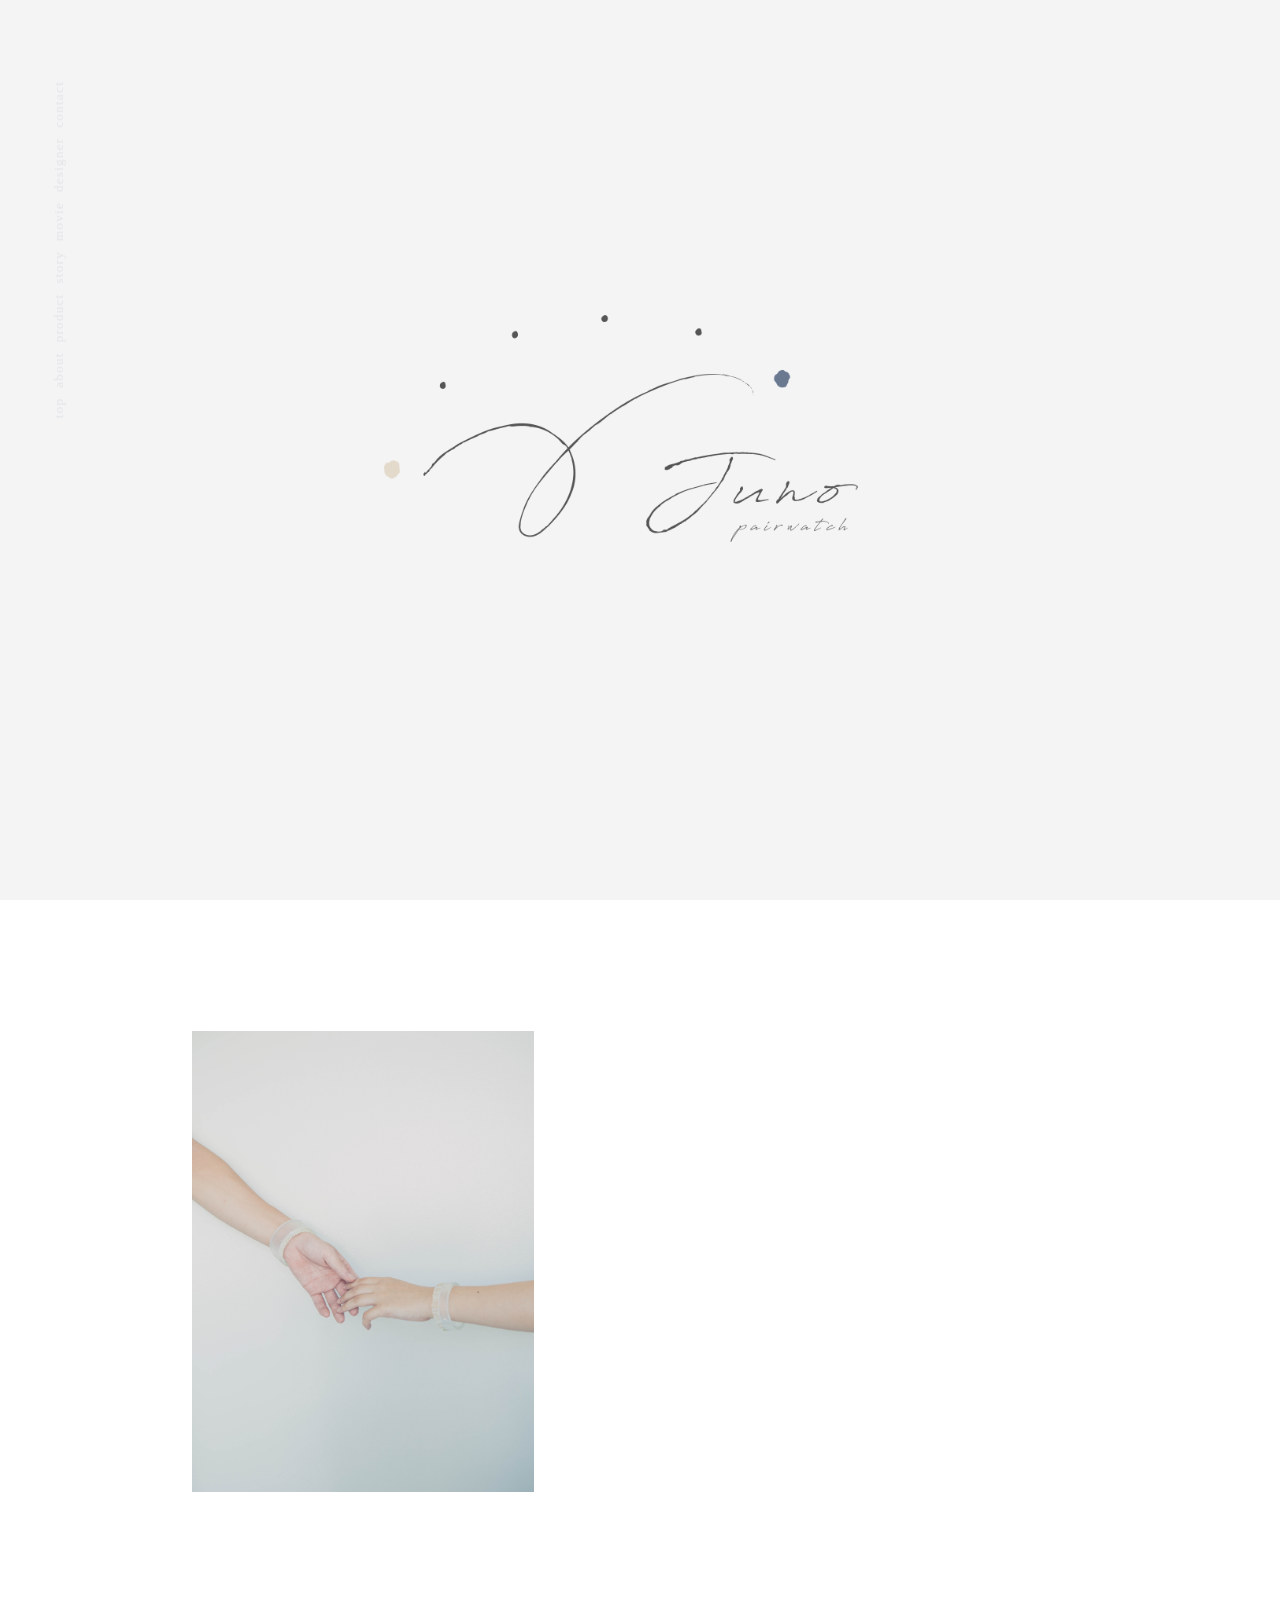
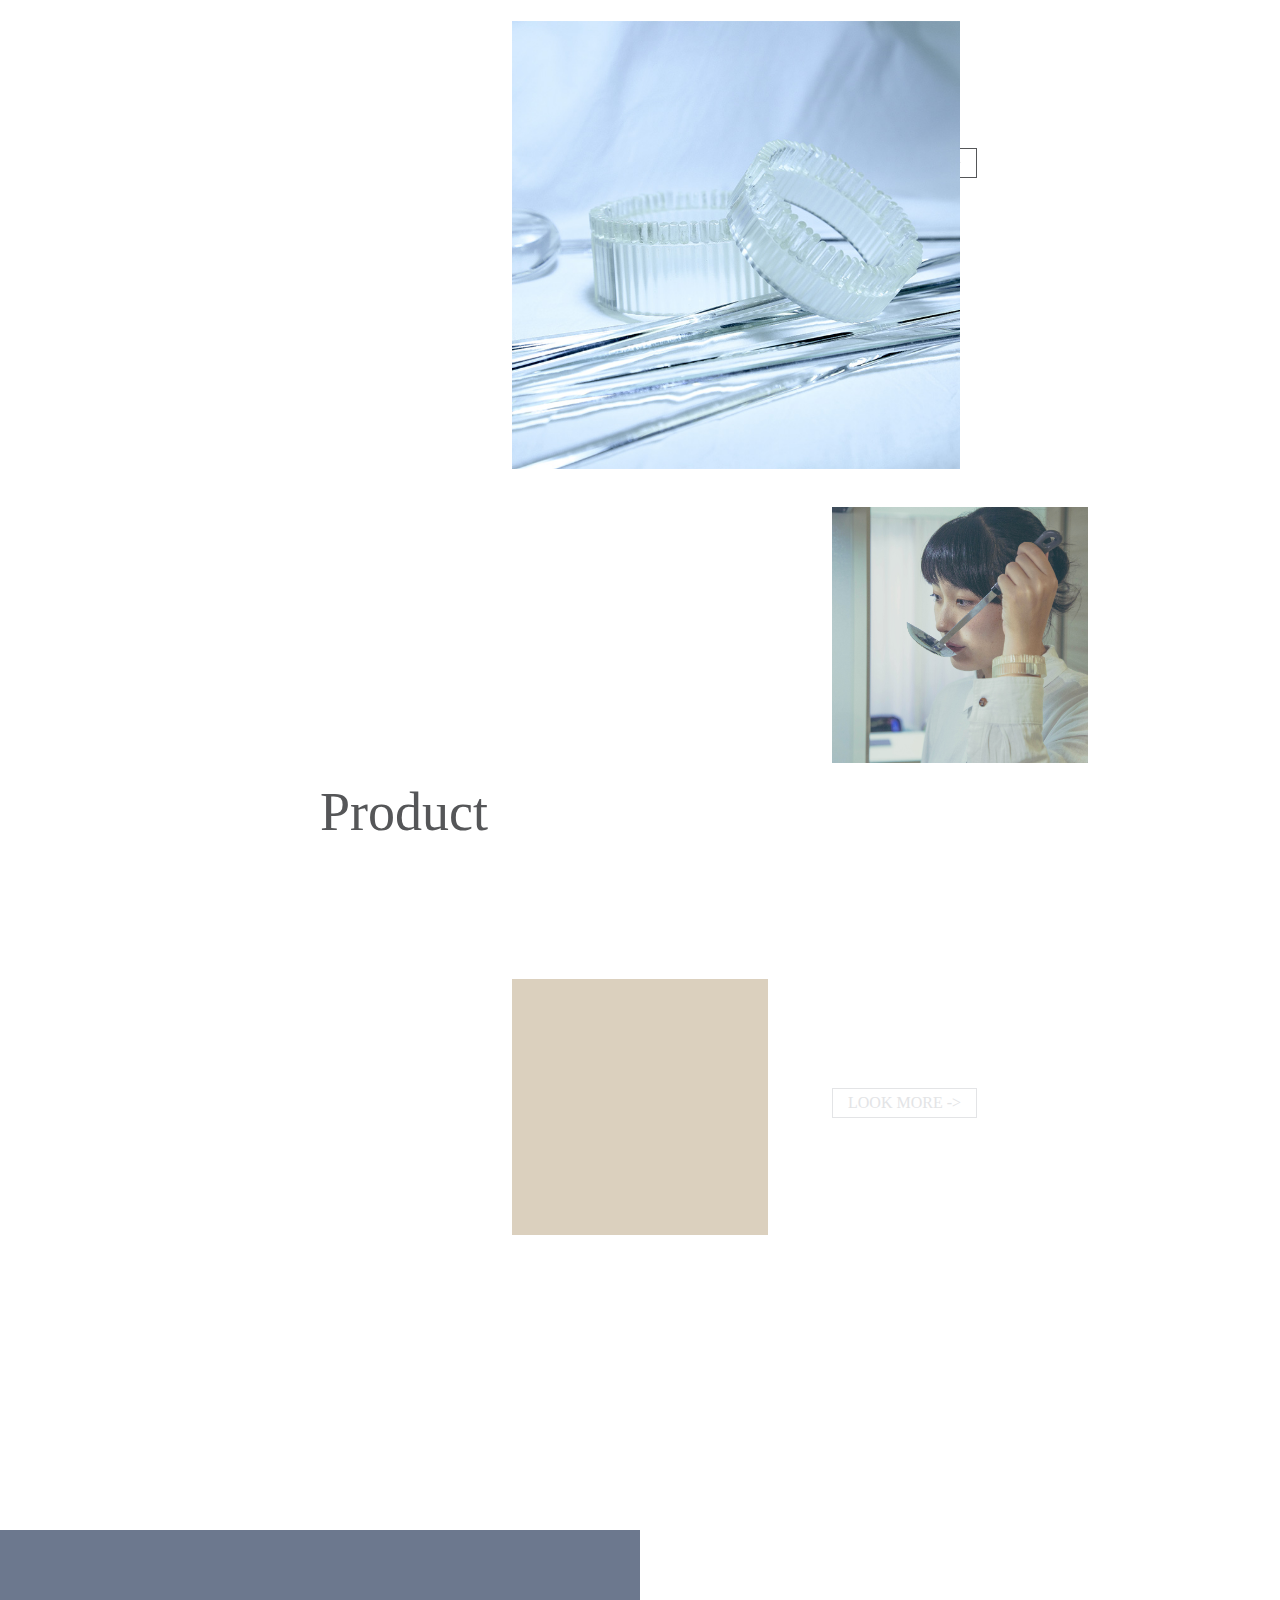
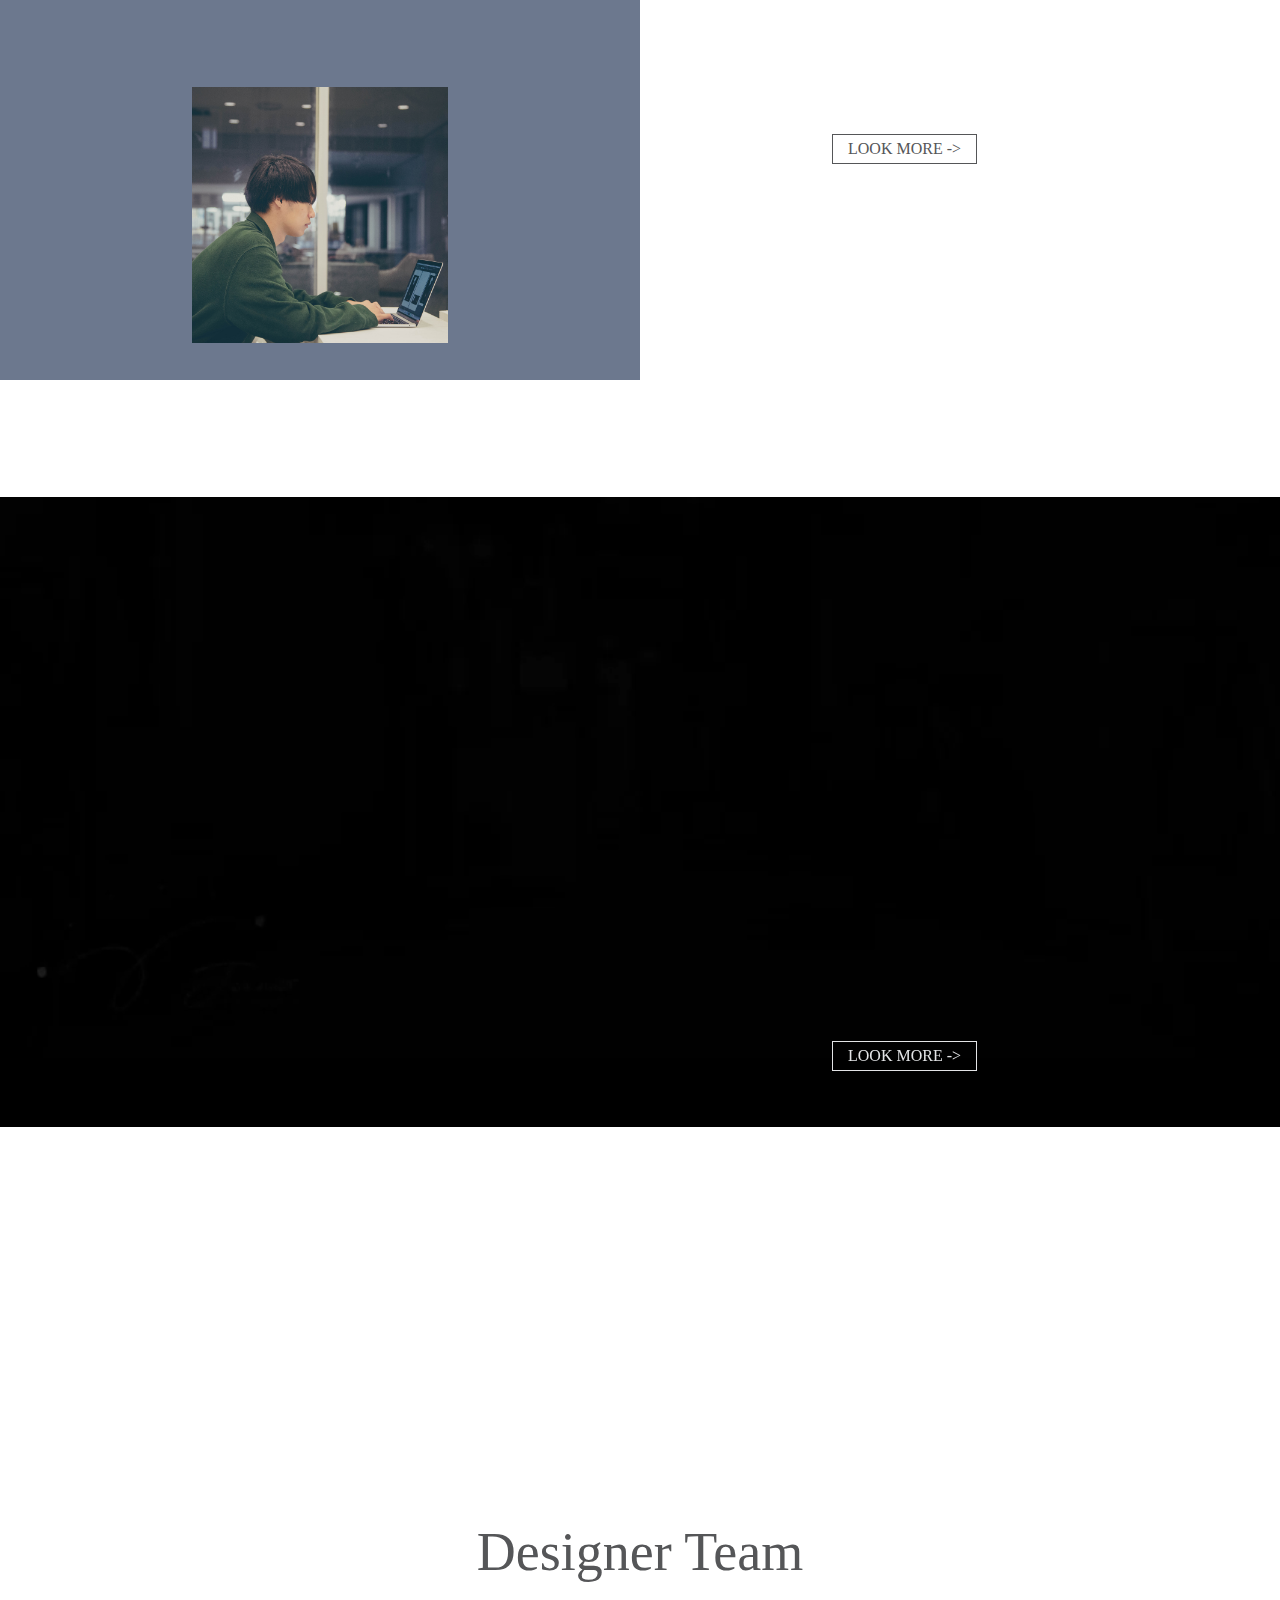
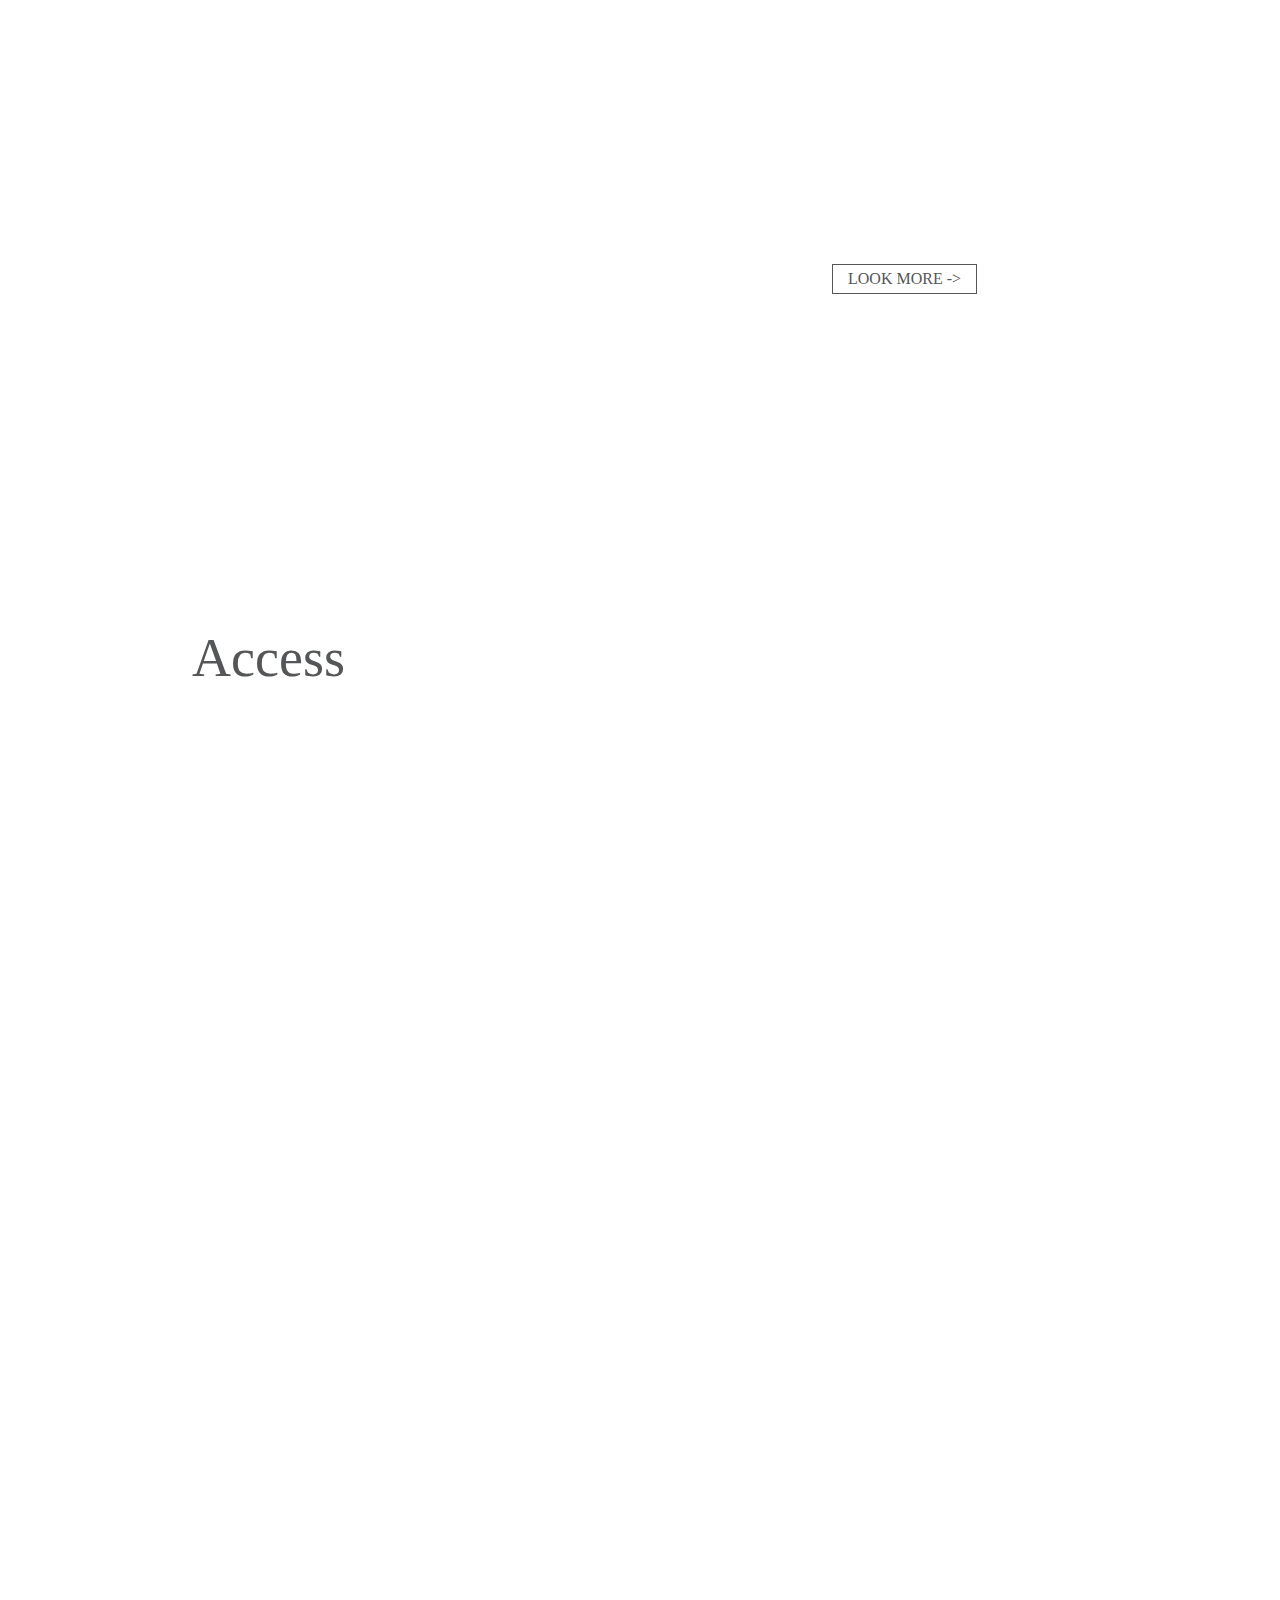
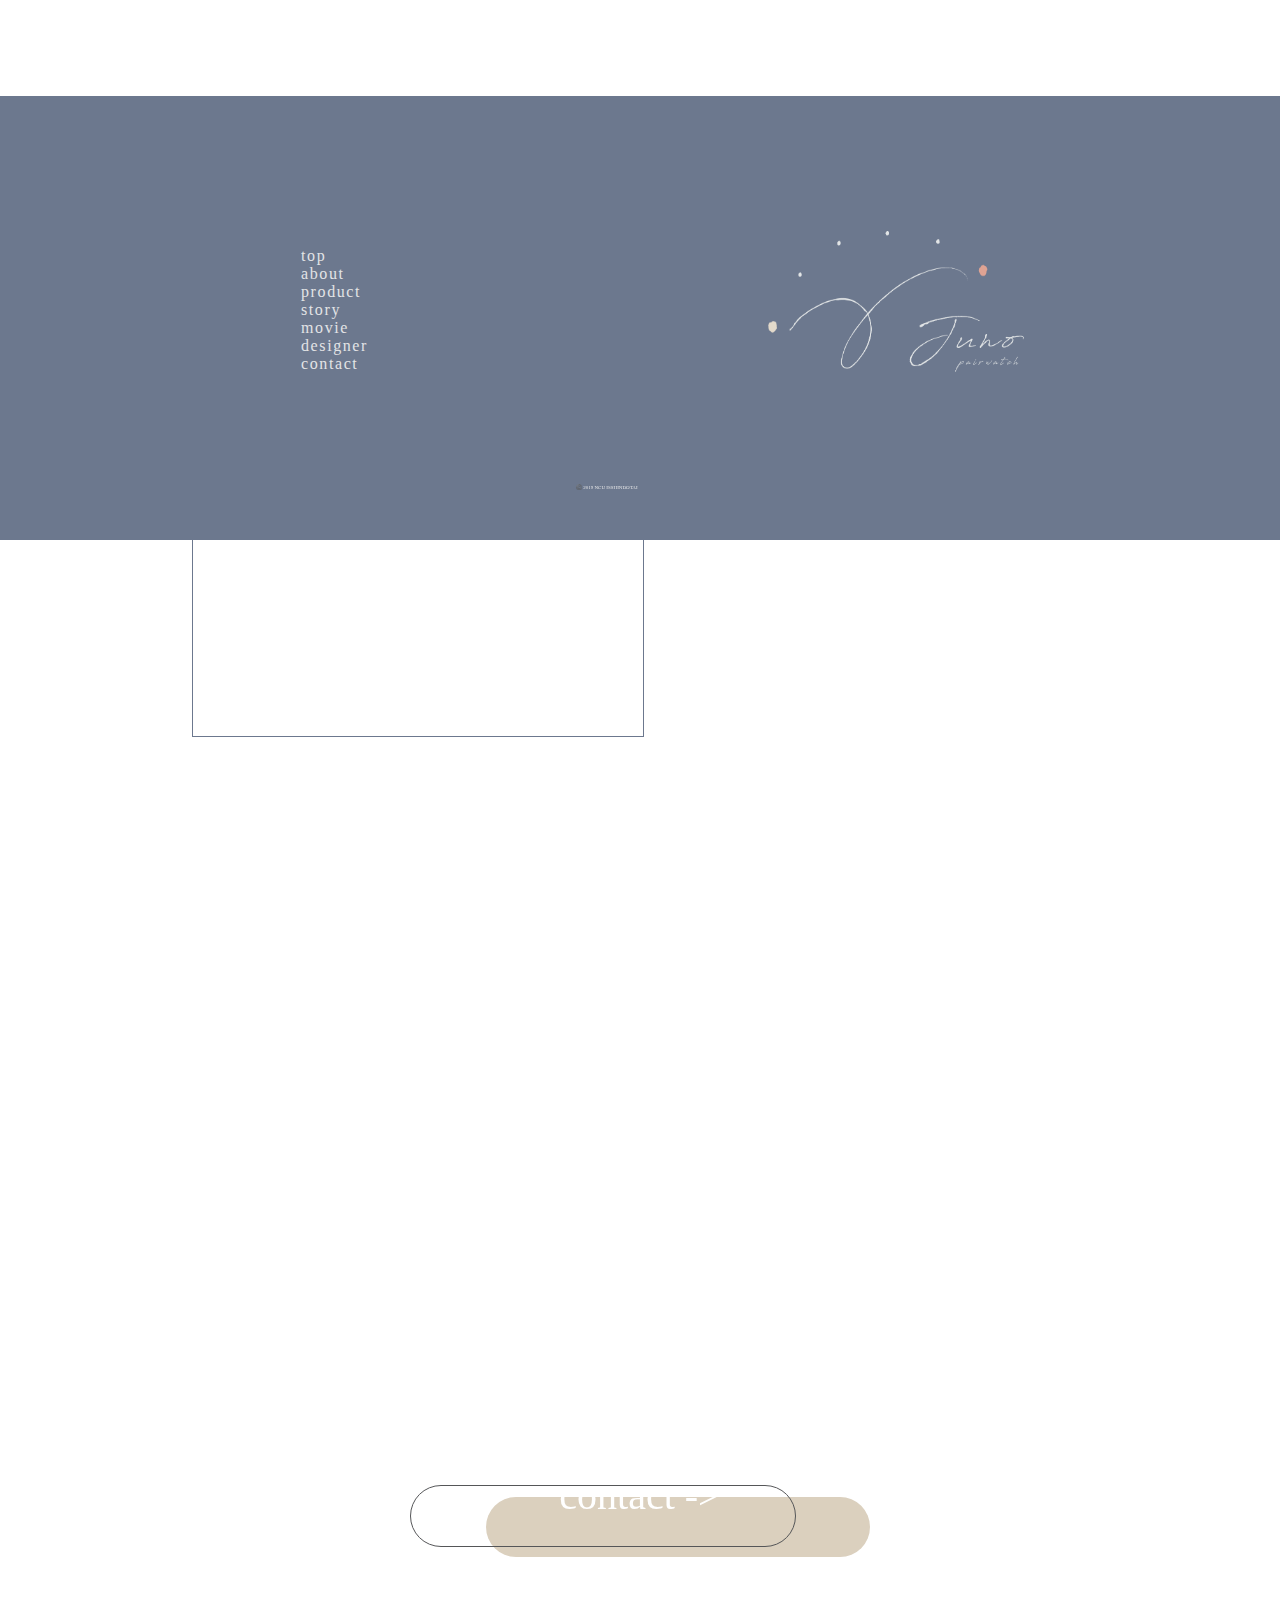
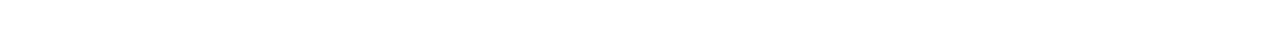
<file: index.html>
<!DOCTYPE html>
<html>
<head>
<title>juno</title>
<meta http-equiv="Content-Type" content="text/html; charset=utf-8" />
<meta name="viewport" content="width=device-width, initial-scale=1.0, maximum-scale=1.0, minimum-scale=1.0, viewport-fit=cover">
<script src="https://ajax.googleapis.com/ajax/libs/jquery/3.4.1/jquery.min.js"></script>
<script src="./rellax-master/rellax.min.js"></script>
<link rel="stylesheet"  href="css/square.css">
<link rel="stylesheet" media="(min-width: 640px)" href="css/main.css">
<link rel="stylesheet" media="(min-width: 640px)" href="css/top.css">
<link rel="stylesheet" media="(max-width: 640px)" href="mobile_css/m_top.css">
</head>
<body>
    <div id="cover"></div>
    <section class="top_top" id="top">
        <header>
            <a class="menu-trigger" href="#">
                <span></span>
                <span></span>
                <span></span>
            </a>
            <nav>
                <ul class="nav white">
                    <a href="#top"><li>top</li></a>
                    <a id="go_about"><li>about</li></a>
                    <a id="go_product"><li>product</li></a>
                    <a id="go_story"><li>story</li></a>
                    <a id="go_movie"><li>movie</li></a>
                    <a id="go_designer"><li>designer</li></a>
                    <a href="mailto:mino0730.t@gmail.com?body=WEB担当高村のメールアドレスです。"><li>contact</li></a>
                </ul>
            </nav>
        </header>
        <img src="image/top.jpg" class="top_img">
        <div class="white_cover"></div>
        <div class="logo"><img src="image/main_logo.png"></div>
    </section>
    <div class="rellax beige_box1" data-rellax-speed="5"></div>
    <div class="navy_box1"></div>
    <div class="rellax navy_box2" data-rellax-speed="-3"></div>
    <section class="top _about">
        <div style="display: flex;" class="m_about">
            <img src="image/ab_top.jpg" class="rellax about_img" data-rellax-speed="-3">
            <div class="beige_line"></div>
            <div class="moji fadein">
            <h1>About</h1>
            <p>
                Juno(ユノ)　とは二人の想いに寄り添うペアウォッチブランドです。<br>
                ” 結婚時計 ”という選択をしてみませんか。
            </p>
            </div>
        </div>
        <div class="look_more">
            <a id="go_about2">LOOK MORE -></a>
        </div>
    </section>
    <section class="top _product">
        <h1>Product</h1>
        <img src="image/pd_top.jpg" class="rellax pd_img" data-rellax-speed="-4">
        <div class="look_more white">
            <a id="go_product2">LOOK MORE -></a>
        </div>
    </section>
    <section class="top _story">
        <div>
            <img src="image/boy.jpg" class="rellax st_img" data-rellax-speed="1">
            <h1 class="fadein">story</h1>
            <div class="rellax beige_box2" data-rellax-speed="-2"></div>
            <img src="image/girl.jpg" class="rellax st_img" data-rellax-speed="-4">
        </div>
        <div class="look_more">
            <a id="go_story2">LOOK MORE -></a>
        </div>
    </section>
    <section class="_movie">
            <video src="10ver..mp4" loop autoplay muted class="mv_img"></video>
        <div class="mv look_more white">
            <a id="go_movie2">LOOK MORE -></a>
        </div>
    </section>
    <section class="top _designer">
        <h1>Designer Team</h1>
        <div class="de_imgs fadein">
                <img src="image/purio.png" class="de_img"><div class="de_cover p_pd1"><h3>PRODUCT</h3>ITSUKI<br>KIYOSHIMA</div>
                <img src="image/papuri.png" class="de_img"><div class="de_cover p_pd2"><h3>PRODUCT</h3>ASAMI<br>MIYAUCHI</div>
                <img src="image/chikakiyo.png" class="de_img"><div class="de_cover p_gp"><h3>GRAPHIC</h3>KAEDE<br>CHIKAKIYO</div>
                <img src="image/massuru.png" class="de_img"><div class="de_cover p_mv"><h3>MOVIE</h3>NANAMI<br>FURUTA</div>
                <img src="image/minori.jpg" class="de_img"><div class="de_cover p_wb"><h3>WEB</h3>MINORI<br>TAKAMURA</div>
        </div>
        <div class="look_more">
            <a id="go_designer2">LOOK MORE -></a>
        </div>
    </section>
    <section class="top _access">
        <h1>Access</h1>
        <div class="de_imgs">
                <iframe src="https://www.google.com/maps/embed?pb=!1m18!1m12!1m3!1d3249.724881332406!2d136.94554226925632!3d35.18137563299694!2m3!1f0!2f0!3f0!3m2!1i1024!2i768!4f13.1!3m3!1m2!1s0x6003705a45b7e0cd%3A0xcea9a0e7712b9848!2z5ZCN5Y-k5bGL5biC56uL5aSn5a2mIOWMl-WNg-eoruOCreODo-ODs-ODkeOCuQ!5e0!3m2!1sja!2sjp!4v1569930495286!5m2!1sja!2sjp" width="450" height="350" frameborder="0" style="border:solid 1px var(--mainnavy);" allowfullscreen="" class="rellax map" data-rellax-speed="3"></iframe>
                <p class="fadein">
                        〒464-0083<br>
                        愛知県名古屋市立大学千種区北千種2-1-10<br>
                        052-721-1225<br><br>
                        
                        市バス・名鉄バス「萱場」徒歩１分<br>
                        市バス「清明山」徒歩５分<br>
                        名城線ナゴヤドーム前矢田駅 １番出口より徒歩１５分<br><br>
                        
                        OPEN 10:00-21:00<br>
                        CLOSE 不定休<br>
                </p>
        </div>
    </section>
    <div class="rellax _contact" data-rellax-speed="3">
        <a href="mailto:mino0730.t@gmail.com?body=WEB担当高村のメールアドレスです。">
        <div class="ct_border"></div>
        <div class="ct_box"></div>
        <div class="ct_moji">contact -></div></a>
    </div>
    <footer>
        <div class="foot_nav">
        <ul class="white">
                <a href="#top"><li>top</li></a>
                <a id="go_about"><li>about</li></a>
                <a id="go_product"><li>product</li></a>
                <a id="go_story"><li>story</li></a>
                <a id="go_movie"><li>movie</li></a>
                <a id="go_designer"><li>designer</li></a>
                <a href="mailto:mino0730.t@gmail.com?body=WEB担当高村のメールアドレスです。"><li>contact</li></a>
        </ul>
        <img src="image/sub_logo.png">
        </div>
        <p class="chosaku">©️  2019  NCU ISSHINDOTAI</p>
    </footer>
    </body>
    <script src="js/main.js"></script>
    <script src="js/black.js"></script>
</html>
</file>
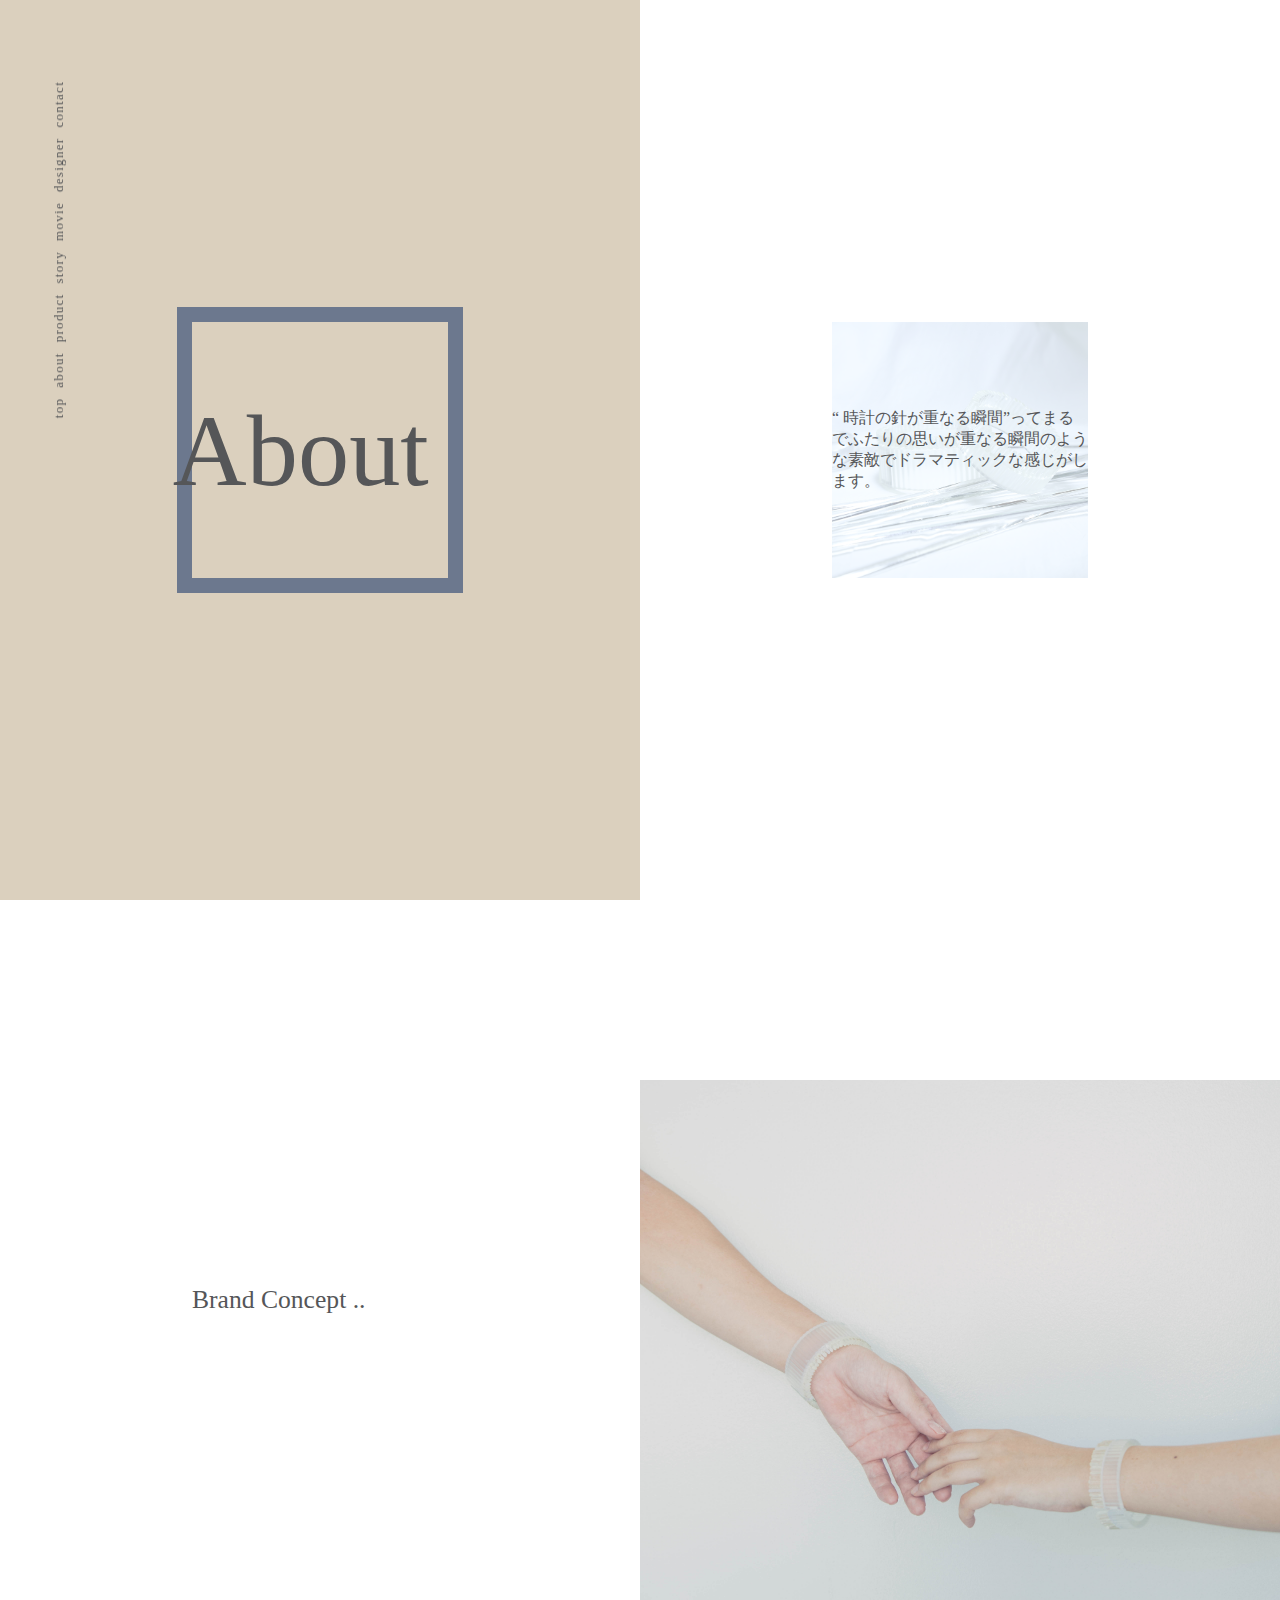
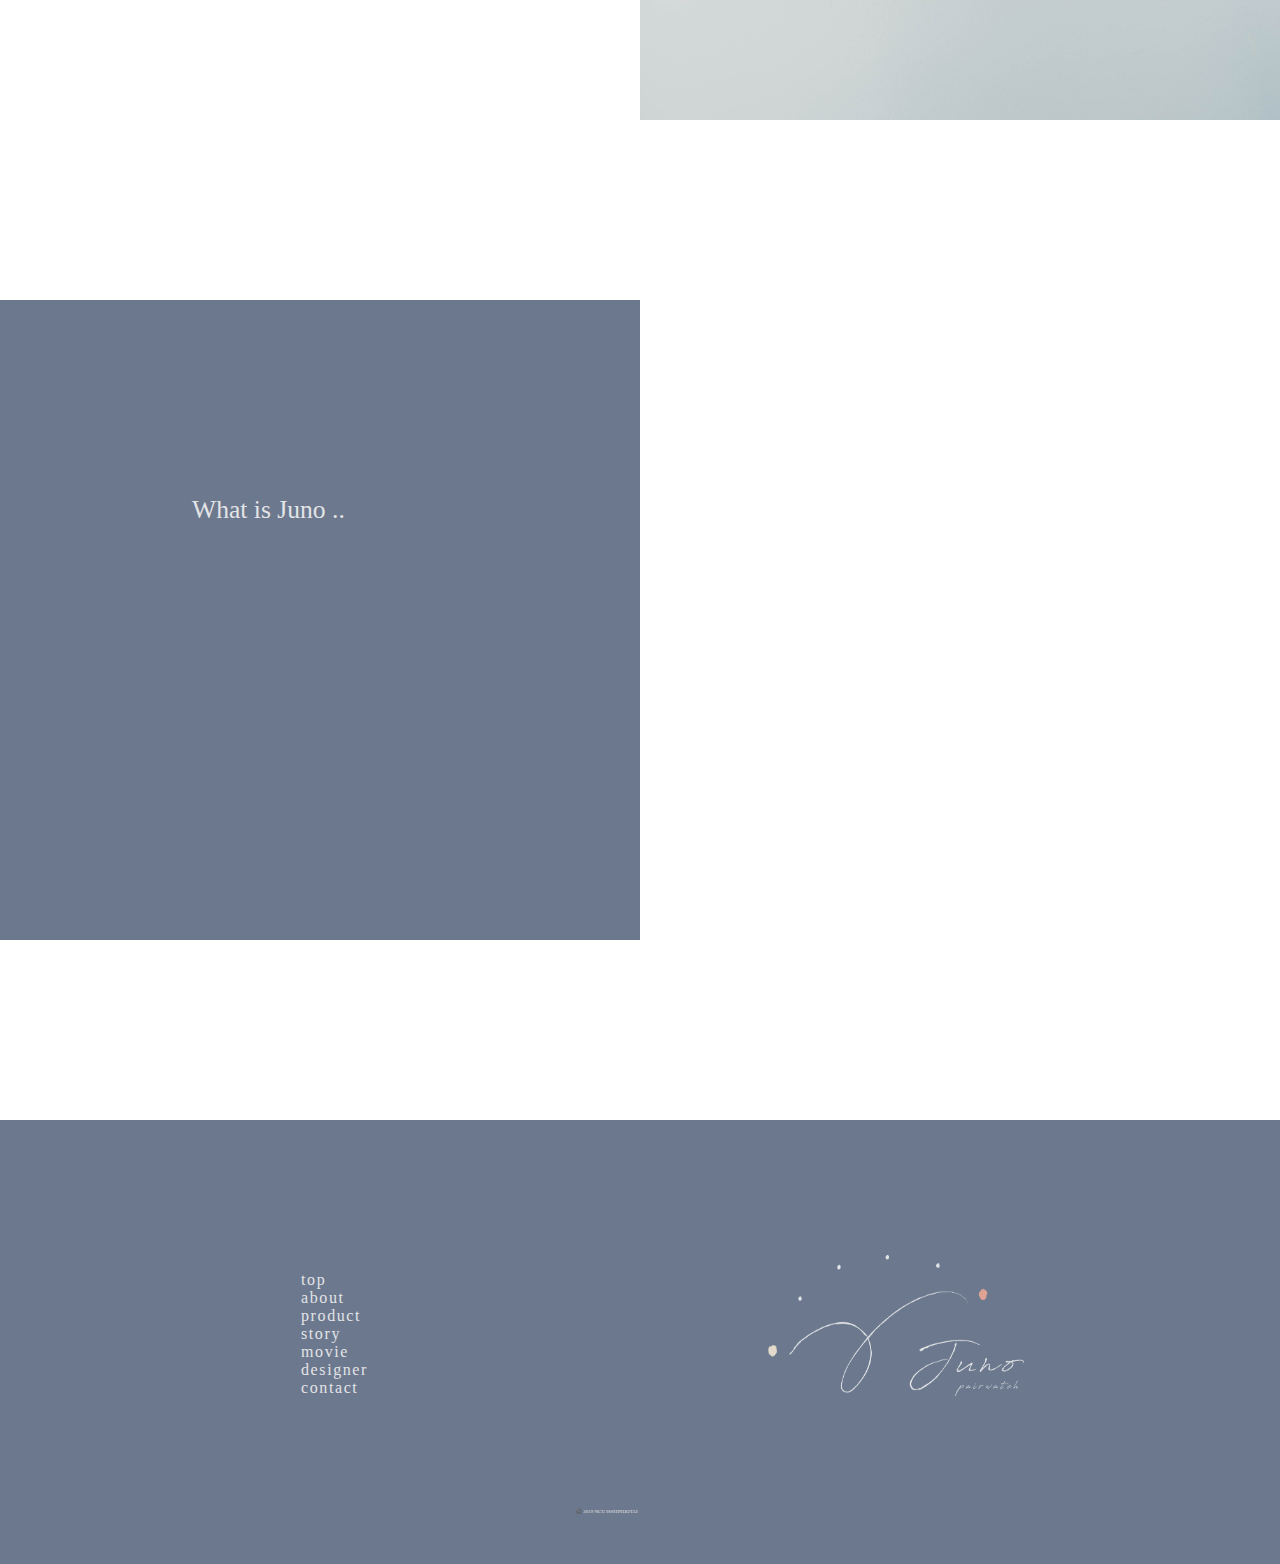
<file: about.html>
<!DOCTYPE html>
<html>
<head>
<title>juno_about</title>
<meta http-equiv="Content-Type" content="text/html; charset=utf-8" />
<meta name="viewport" content="width=device-width, initial-scale=1.0, maximum-scale=1.0, minimum-scale=1.0, viewport-fit=cover">
<script src="https://ajax.googleapis.com/ajax/libs/jquery/3.4.1/jquery.min.js"></script>
<script src="./rellax-master/rellax.min.js"></script>
<link rel="stylesheet" href="css/main.css">
<link rel="stylesheet" href="css/about.css">
<link rel="stylesheet" href="css/square.css">
</head>
<body>
    <div id="cover"></div>
    <header>
        <nav>
            <ul>
                    <a id="go_top"><li>top</li></a>
                    <a href="#top"><li>about</li></a>
                    <a id="go_product"><li>product</li></a>
                    <a id="go_story"><li>story</li></a>
                    <a id="go_movie"><li>movie</li></a>
                    <a id="go_designer"><li>designer</li></a>
                    <a href="mailto:mino0730.t@gmail.com?body=WEB担当高村のメールアドレスです。"><li>contact</li></a>
            </ul>
        </nav>
    </header>
    <section class="about _top" id="top">
        <div class="beige_box3">
            <div class="navy_line">
                <h1 class="top_in">About</h1>
            </div>
        </div>
        <div class="moji top_in">
            <img src="image/pd_top.jpg" class="back_img">
            <p>
                    “ 時計の針が重なる瞬間”ってまるでふたりの思いが重なる瞬間のような素敵でドラマティックな感じがします。
            </p>
        </div>
    </section>
    <section class="_concept">
        <div class="moji">
            <h2>Brand Concept ..</h2>
            <p class="fadein">仕事や家事が忙しく、なかなか一緒に過ごす時間をつくれないふたり。起きる時間、仕事に向かう時間、家に帰る時間、どれも同じではないけれど、そんな日々の中でお互いがお互いのことを少しでも感じられる時間があったらいい...。そんな思いからブランド Juno は生まれました。</p>
        </div>
        <img src="image/ab_top.jpg" class="cp_img">
    </section>
    <section class="_logo">
        <div class="moji navy">
            <h2>What is Juno ..</h2>
            <p class="fadein">"Juno（ユノ）"とは,ローマ神話で女性の結婚生活を守護する女神で、「6月の花嫁（ジューン・ブライド）」は、6月に結婚することで花嫁にユーノーの加護を期待する風習からきています。また、junoという小惑星も存在することから当ブランドでは惑星と惑星の軌道が重なるというイメージも併せ持ちます。</p>
        </div>
        <img src="image/main_logo.png" class="rellax ep_logo" data-rellax-speed="-5">
    </section>
    <footer>
        <div class="foot_nav">
        <ul class="white">
            <a id="go_top"><li>top</li></a>
            <a href="#top"><li>about</li></a>
            <a id="go_product"><li>product</li></a>
            <a id="go_story"><li>story</li></a>
            <a id="go_movie"><li>movie</li></a>
            <a id="go_designer"><li>designer</li></a>
            <a href="mailto:mino0730.t@gmail.com?body=WEB担当高村のメールアドレスです。"><li>contact</li></a>
        </ul>
        <img src="image/sub_logo.png">
        </div>
        <p class="chosaku">©️  2019  NCU ISSHINDOTAI</p>
    </footer>
    </body>
    <script src="js/main.js"></script>
    <script src="js/about.js"></script>
</html>
</file>
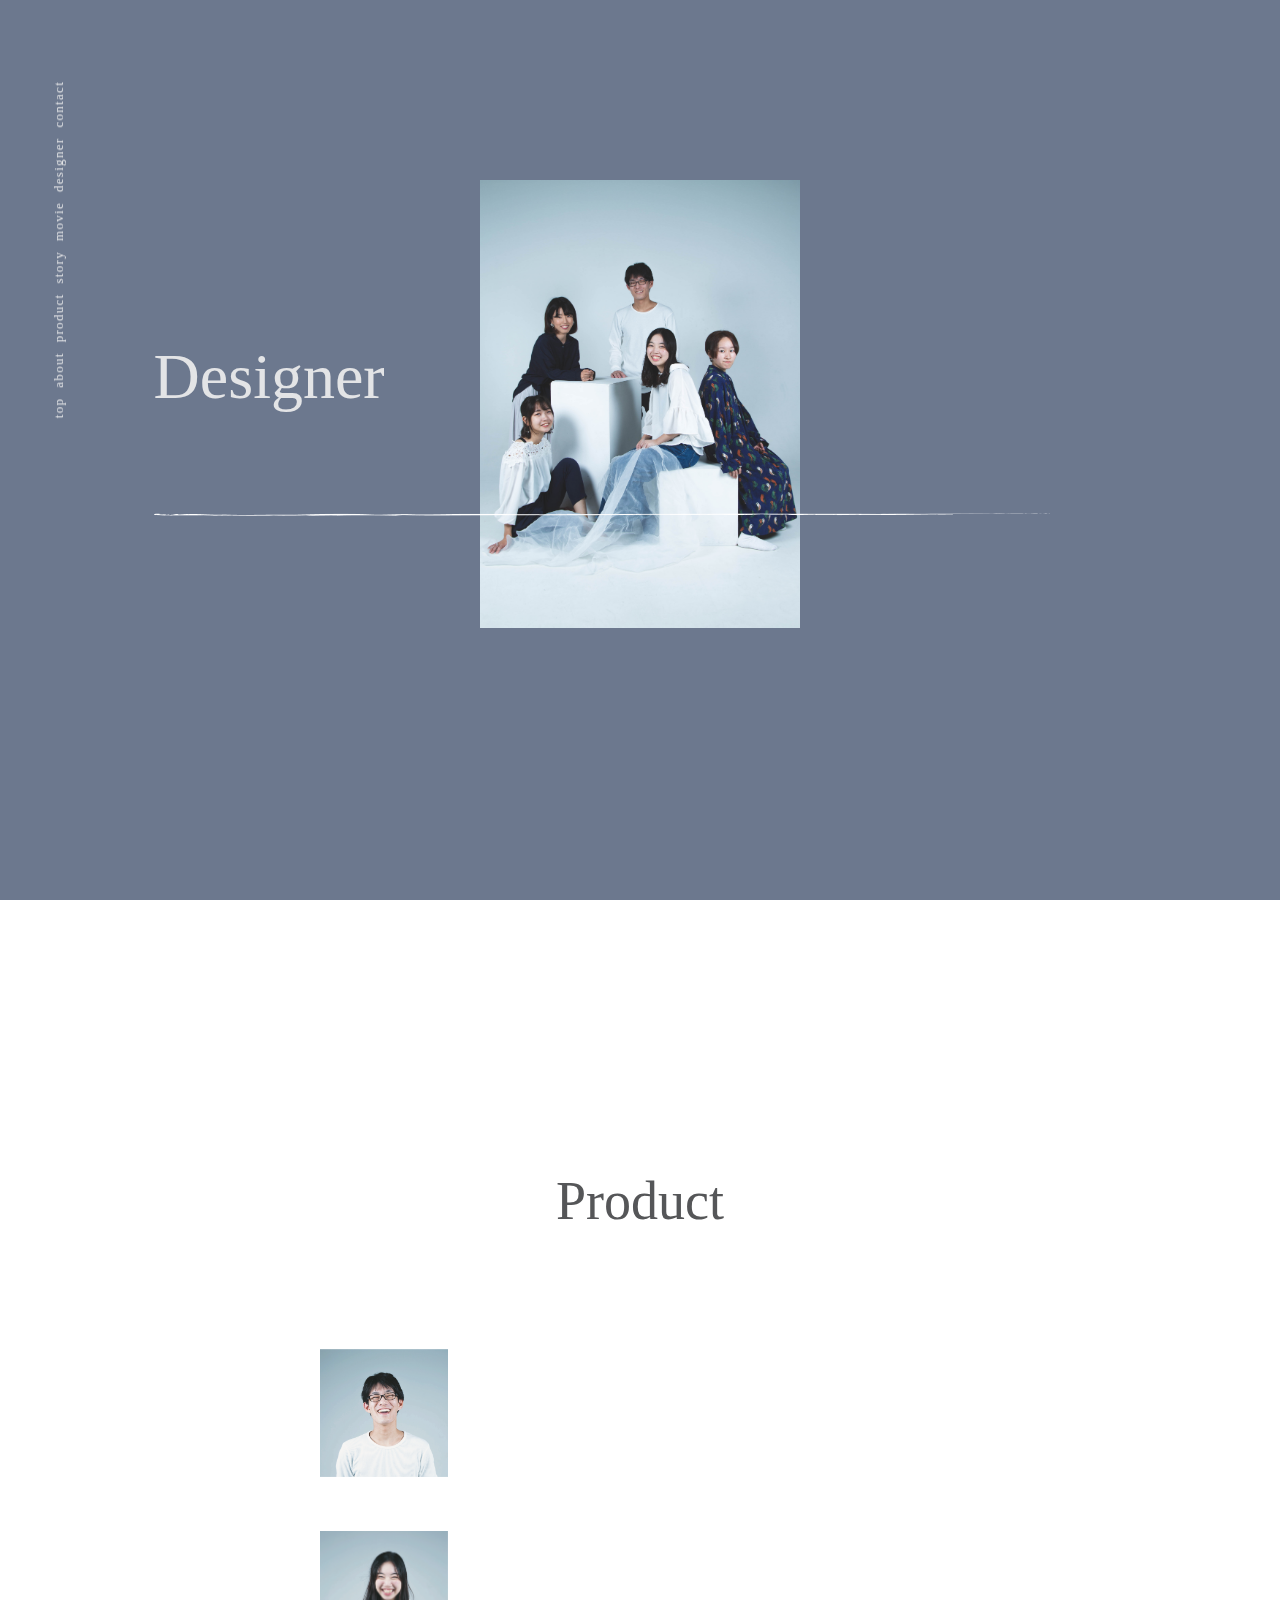
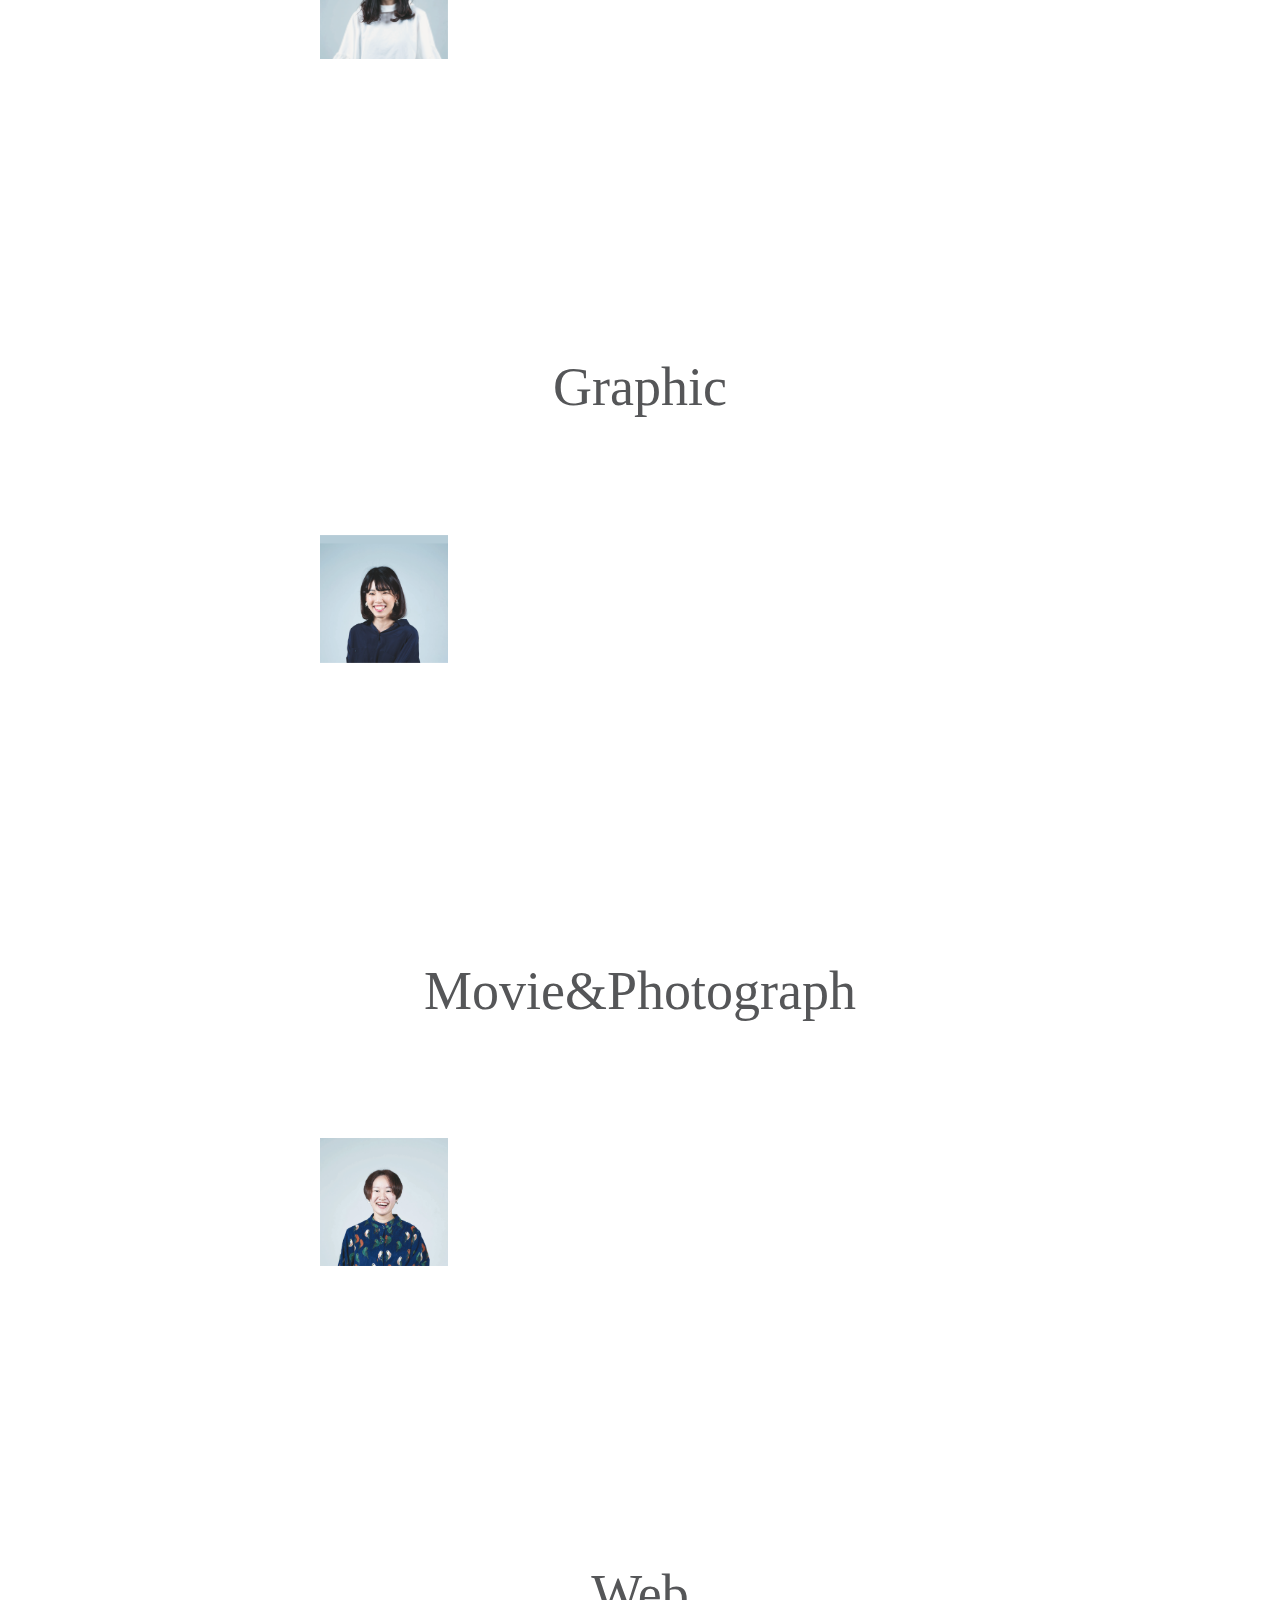
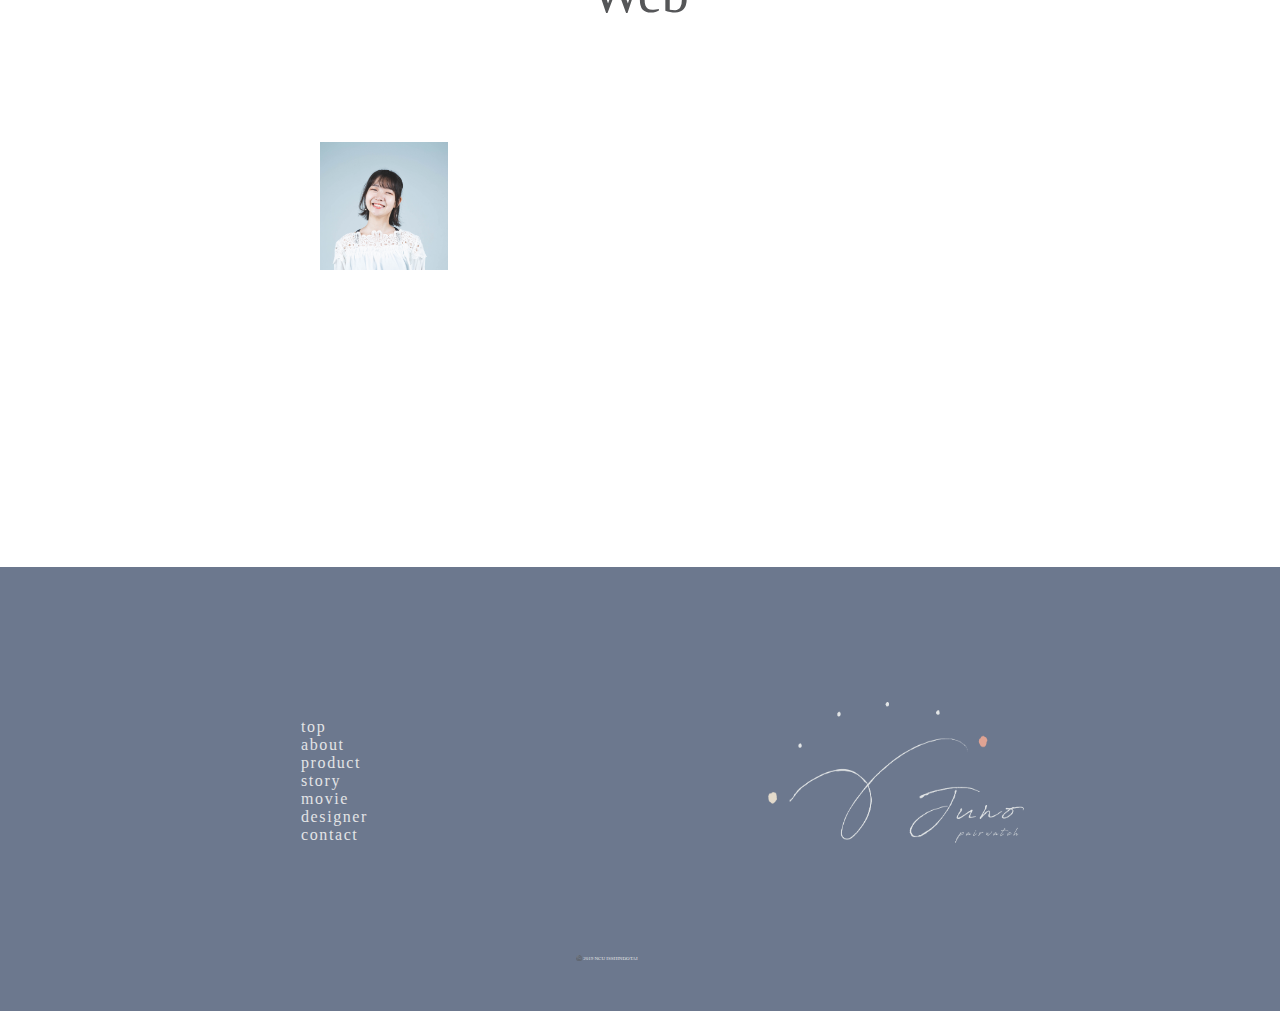
<file: designer.html>
<!DOCTYPE html>
<html>
<head>
<title>juno_designer</title>
<meta http-equiv="Content-Type" content="text/html; charset=utf-8" />
<meta name="viewport" content="width=device-width, initial-scale=1.0, maximum-scale=1.0, minimum-scale=1.0, viewport-fit=cover">
<script src="https://ajax.googleapis.com/ajax/libs/jquery/3.4.1/jquery.min.js"></script>
<script src="./rellax-master/rellax.min.js"></script>
<link rel="stylesheet" href="css/main.css">
<link rel="stylesheet" href="css/movie.css">
<link rel="stylesheet" href="css/square.css">
</head>
<body>
    <div id="cover"></div>
    <header>
        <nav>
            <ul class="nav white">
                    <a id="go_top"><li>top</li></a>
                    <a id="go_about"><li>about</li></a>
                    <a id="go_product"><li>product</li></a>
                    <a id="go_story"><li>story</li></a>
                    <a id="go_movie"><li>movie</li></a>
                    <a href="#top"><li>designer</li></a>
                    <a href="mailto:mino0730.t@gmail.com?body=WEB担当高村のメールアドレスです。"><li>contact</li></a>
            </ul>
        </nav>
    </header>
    <section class="de_top" id="top">
        <h1>Designer</h1>
        <img src="image/white_line.png" class="w_line">
        <img src="image/集合.jpg" class="shugo_img">
        <div class="navy_cover2"></div>
    </section>
    <section class="staff">
        <section class="part">
            <h2>Product</h2>
            <div class="name_beige"></div>
            <div class="hito">
                <img src="image/purio.png">
                <p class="fadein">
                    清島樹<br>
                    産業イノベーションデザイン学科 3年
                </p>
            </div>
            <div class="hito">
                <img src="image/papuri.png">
                <p class="fadein">
                    宮内亜沙美<br>
                    産業イノベーションデザイン学科 3年
                </p>
            </div>
        </section>
        <section class="part">
            <h2>Graphic</h2>
            <div class="name_navy"></div>
            <div class="hito">
                <img src="image/chikakiyo.png">
                <p class="fadein">
                    近清楓<br>
                    産業イノベーションデザイン学科 3年
                </p>
            </div>
        </section>
        <section class="part">
            <h2>Movie&Photograph</h2>
            <div class="name_beige long"></div>
            <div class="hito">
                <img src="image/massuru.png">
                <p class="fadein">
                    古田七海<br>
                    情報環境デザイン学科 3年
                </p>
            </div>
        </section>
        <section class="part">
            <h2>Web</h2>
            <div class="name_navy"></div>
            <div class="hito">
                <img src="image/minori.jpg">
                <p class="fadein">
                    高村美紀<br>
                    情報環境デザイン学科 3年<br><br>
                    上品さとユニークさを持ったサイトを目指しました。
                </p>
            </div>
        </section>
    </section>
    <footer>
        <div class="foot_nav">
        <ul class="white">
                <a id="go_top"><li>top</li></a>
                <a id="go_about"><li>about</li></a>
                <a id="go_product"><li>product</li></a>
                <a id="go_story"><li>story</li></a>
                <a id="go_movie"><li>movie</li></a>
                <a href="#top"><li>designer</li></a>
                <a href="mailto:mino0730.t@gmail.com?body=WEB担当高村のメールアドレスです。"><li>contact</li></a>
        </ul>
        <img src="image/sub_logo.png">
        </div>
        <p class="chosaku">©️  2019  NCU ISSHINDOTAI</p>
    </footer>
    </body>
    <script src="js/designer.js"></script>
    <script src="js/main.js"></script>
</html>
</file>
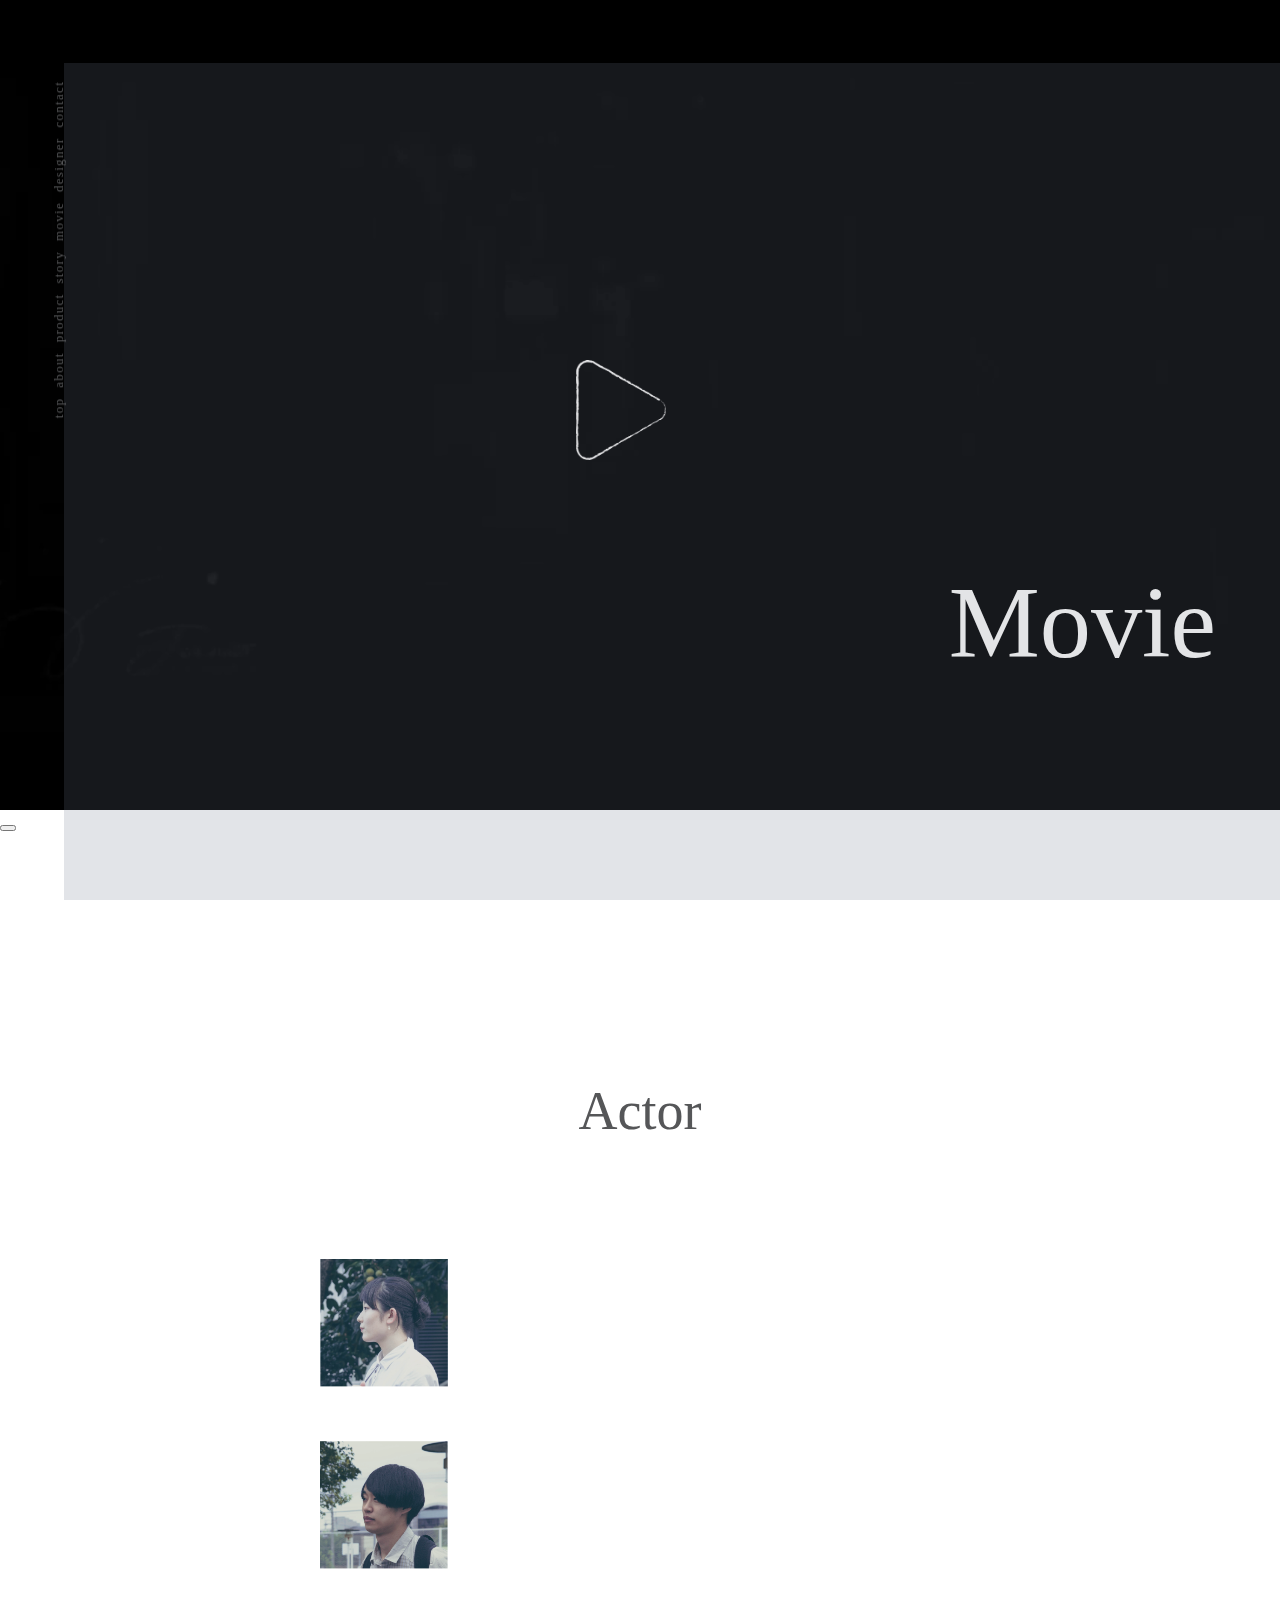
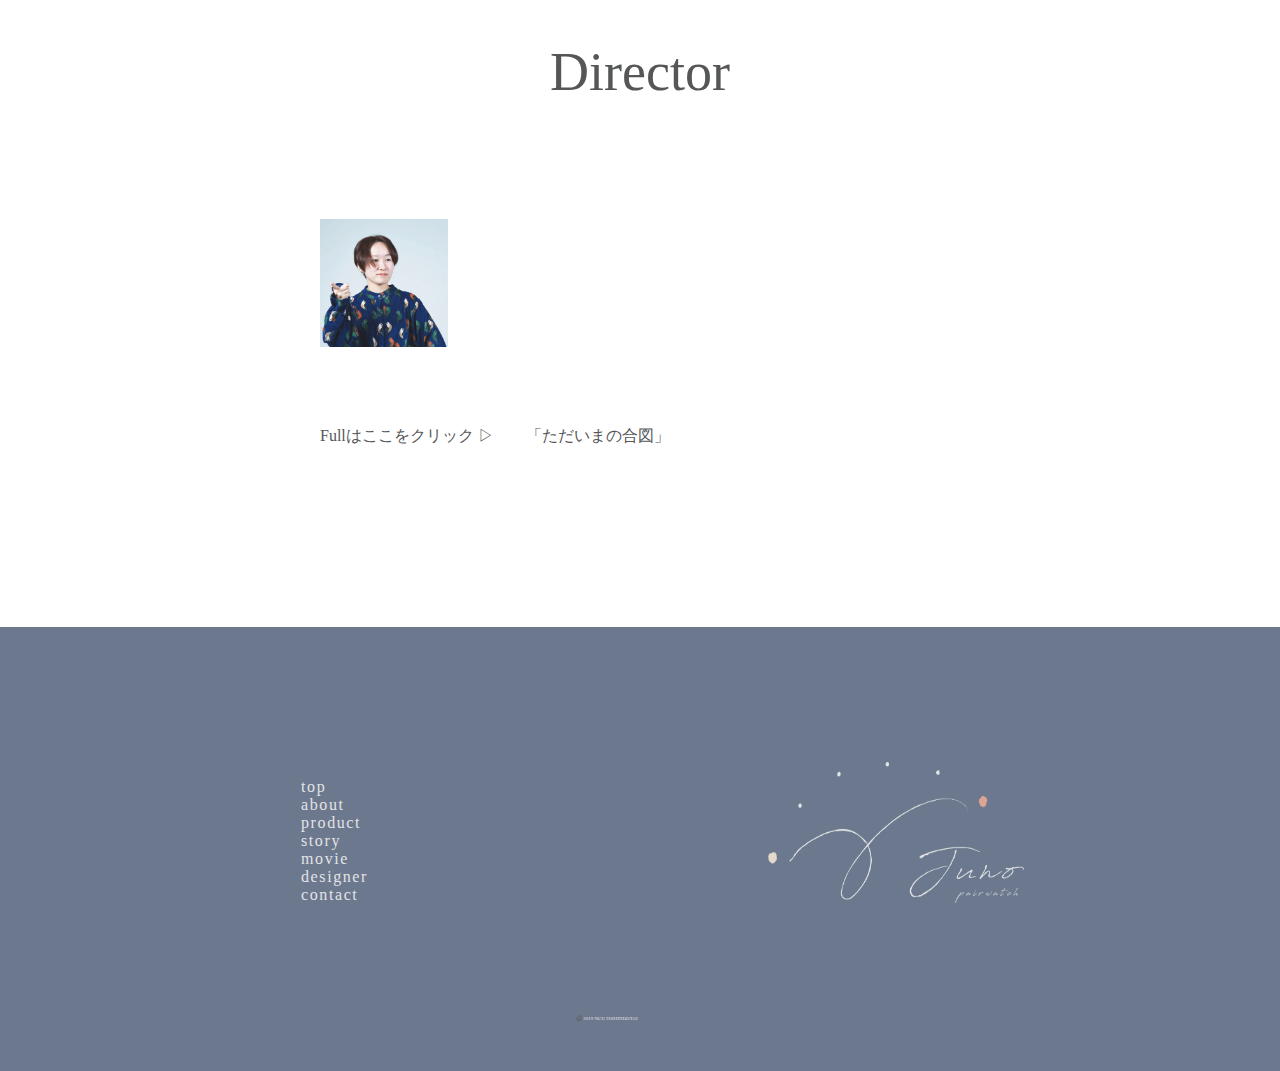
<file: movie.html>
<!DOCTYPE html>
<html>
<head>
<title>juno_movie</title>
<meta http-equiv="Content-Type" content="text/html; charset=utf-8" />
<meta name="viewport" content="width=device-width, initial-scale=1.0, maximum-scale=1.0, minimum-scale=1.0, viewport-fit=cover">
<script src="https://ajax.googleapis.com/ajax/libs/jquery/3.4.1/jquery.min.js"></script>
<script src="./rellax-master/rellax.min.js"></script>
<link rel="stylesheet" href="css/main.css">
<link rel="stylesheet" href="css/movie.css">
<link rel="stylesheet" href="css/square.css">
</head>
<body>
    <div id="cover"></div>
    <header>
        <nav>
            <ul>
                    <a id="go_top"><li>top</li></a>
                    <a id="go_about"><li>about</li></a>
                    <a id="go_product"><li>product</li></a>
                    <a id="go_story"><li>story</li></a>
                    <a href="#top"><li>movie</li></a>
                    <a id="go_designer"><li>designer</li></a>
                    <a href="mailto:mino0730.t@gmail.com?body=WEB担当高村のメールアドレスです。"><li>contact</li></a>
            </ul>
        </nav>
    </header>
    <section class="movie_top" id="top">
        <video src="10ver..mp4" class="video" id="video"></video>
        <div class="navy_cover"></div>
        <button id="play"><img src="image/play_button.png" class="play"></button>
        <h1>Movie</h1>
    </section>
    <section class="staff">
        <section class="actor">
            <h2>Actor</h2>
            <div class="name_beige"></div>
            <div class="hito">
                <img src="image/miran.png">
                <p class="fadein">
                        釜谷諒子<br>
                    建築都市デザイン学科　3年
                </p>
            </div>
            <div class="hito">
                    <img src="image/harumaro.png">
                    <p class="fadein">
                        服部馨斗<br>
                        建築都市デザイン学科　3年
                    </p>
                </div>
        </section>
        <section class="director">
            <h2>Director</h2>
            <div class="name_navy"></div>
            <div class="hito">
                <img src="image/mas_der.png">
                <p class="fadein">
                    古田七海<br>
                    情報環境デザイン学科 3年
                </p>
            </div>
        </section>
        <p><br><br>Fullはここをクリック ▷　　<a href="https://www.youtube.com/watch?v=0wq3MXLkRpY&feature=youtu.be">「ただいまの合図」</a></p>
    </section>
    <footer>
        <div class="foot_nav">
        <ul class="white">
                <a id="go_top"><li>top</li></a>
                <a id="go_about"><li>about</li></a>
                <a id="go_product"><li>product</li></a>
                <a id="go_story"><li>story</li></a>
                <a href="#top"><li>movie</li></a>
                <a id="go_designer"><li>designer</li></a>
                <a href="mailto:mino0730.t@gmail.com?body=WEB担当高村のメールアドレスです。"><li>contact</li></a>
        </ul>
        <img src="image/sub_logo.png">
        </div>
        <p class="chosaku">©️  2019  NCU ISSHINDOTAI</p>
    </footer>
    </body>
    <script src="js/movie.js"></script>
    <script src="js/main.js"></script>
</html>
</file>
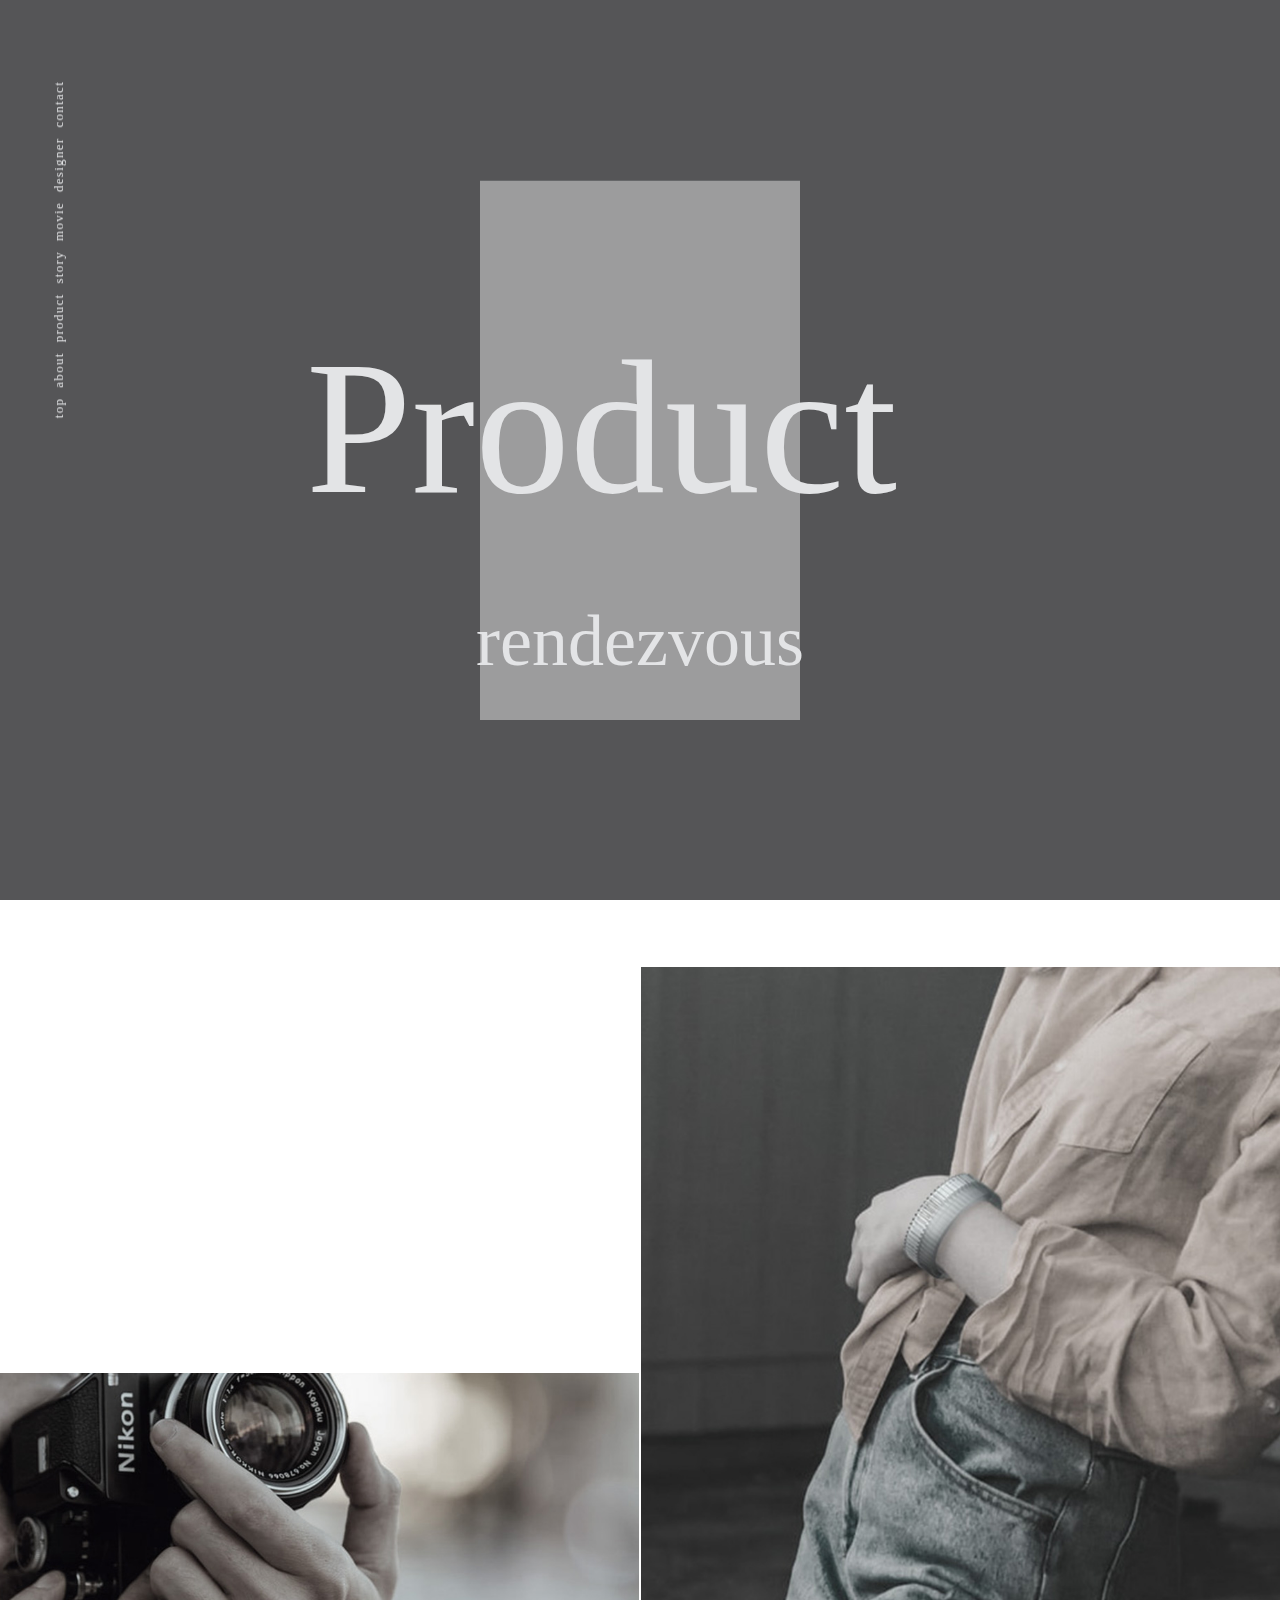
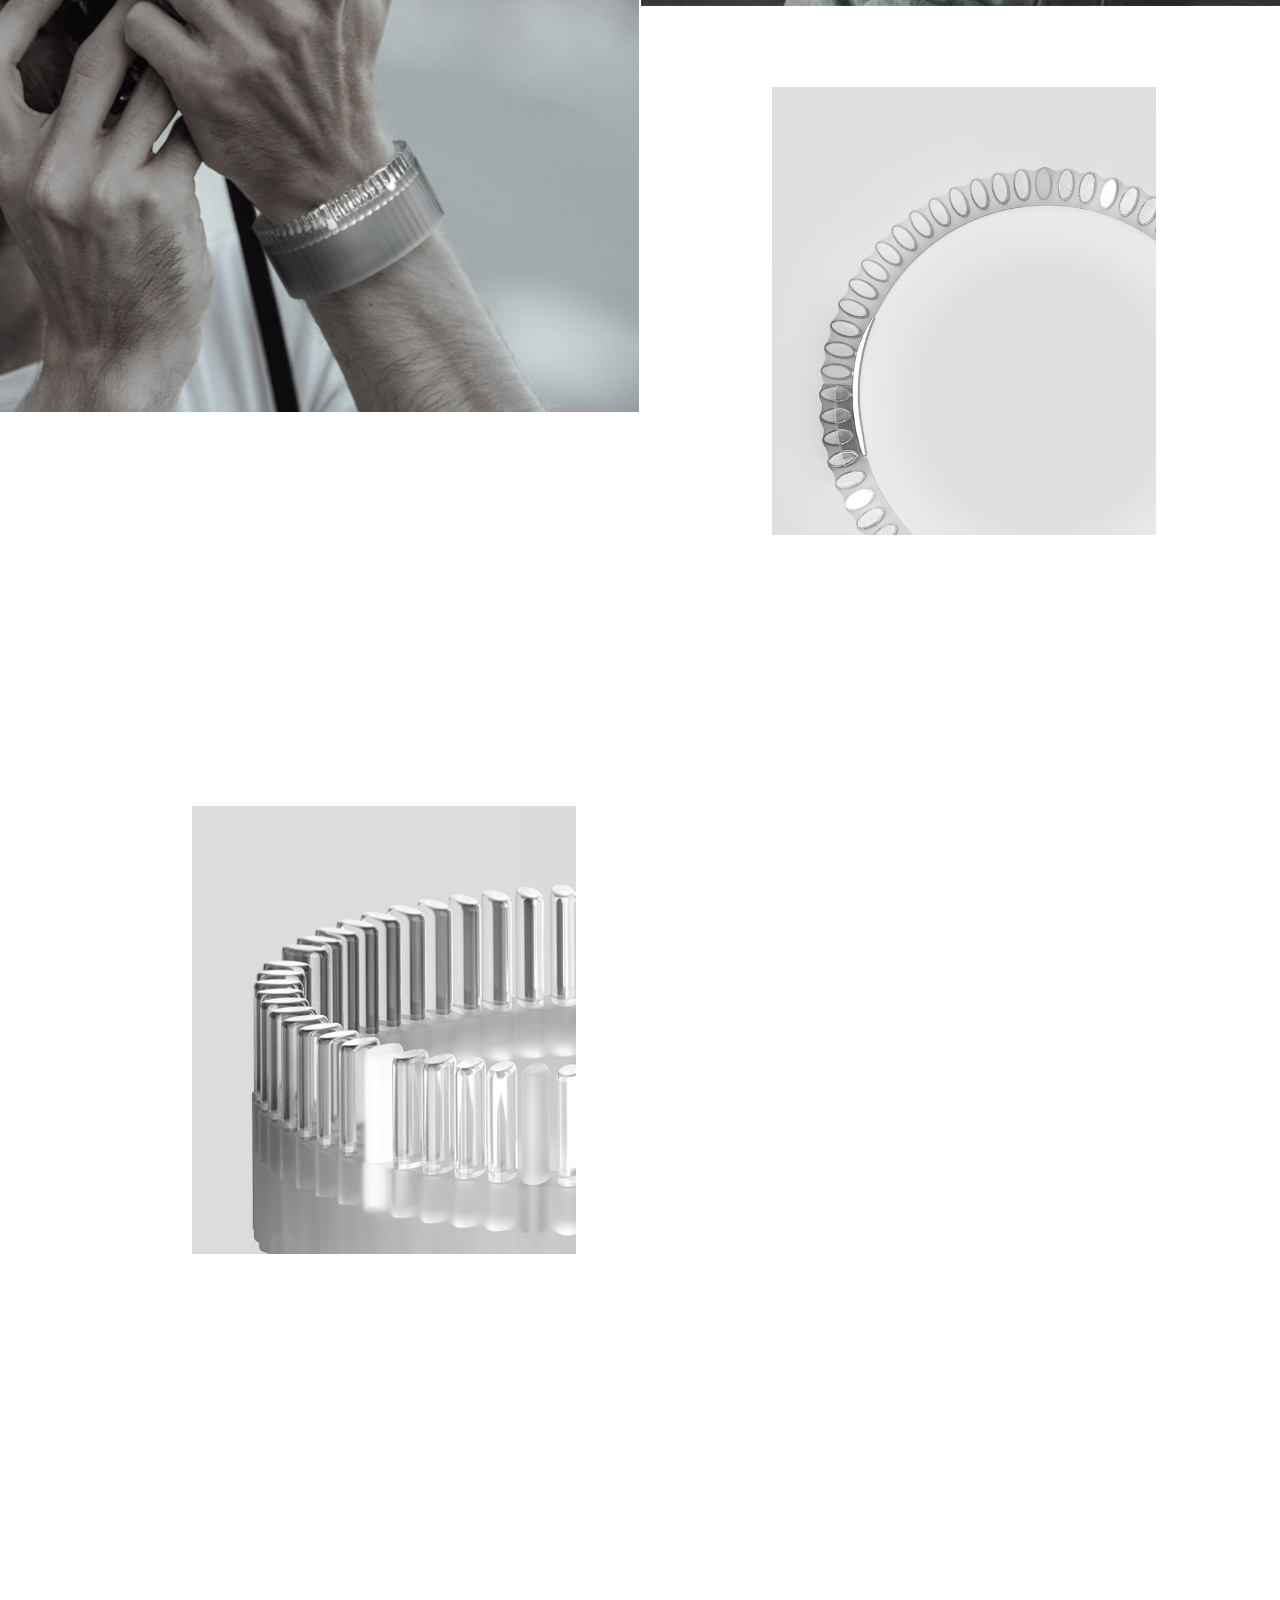
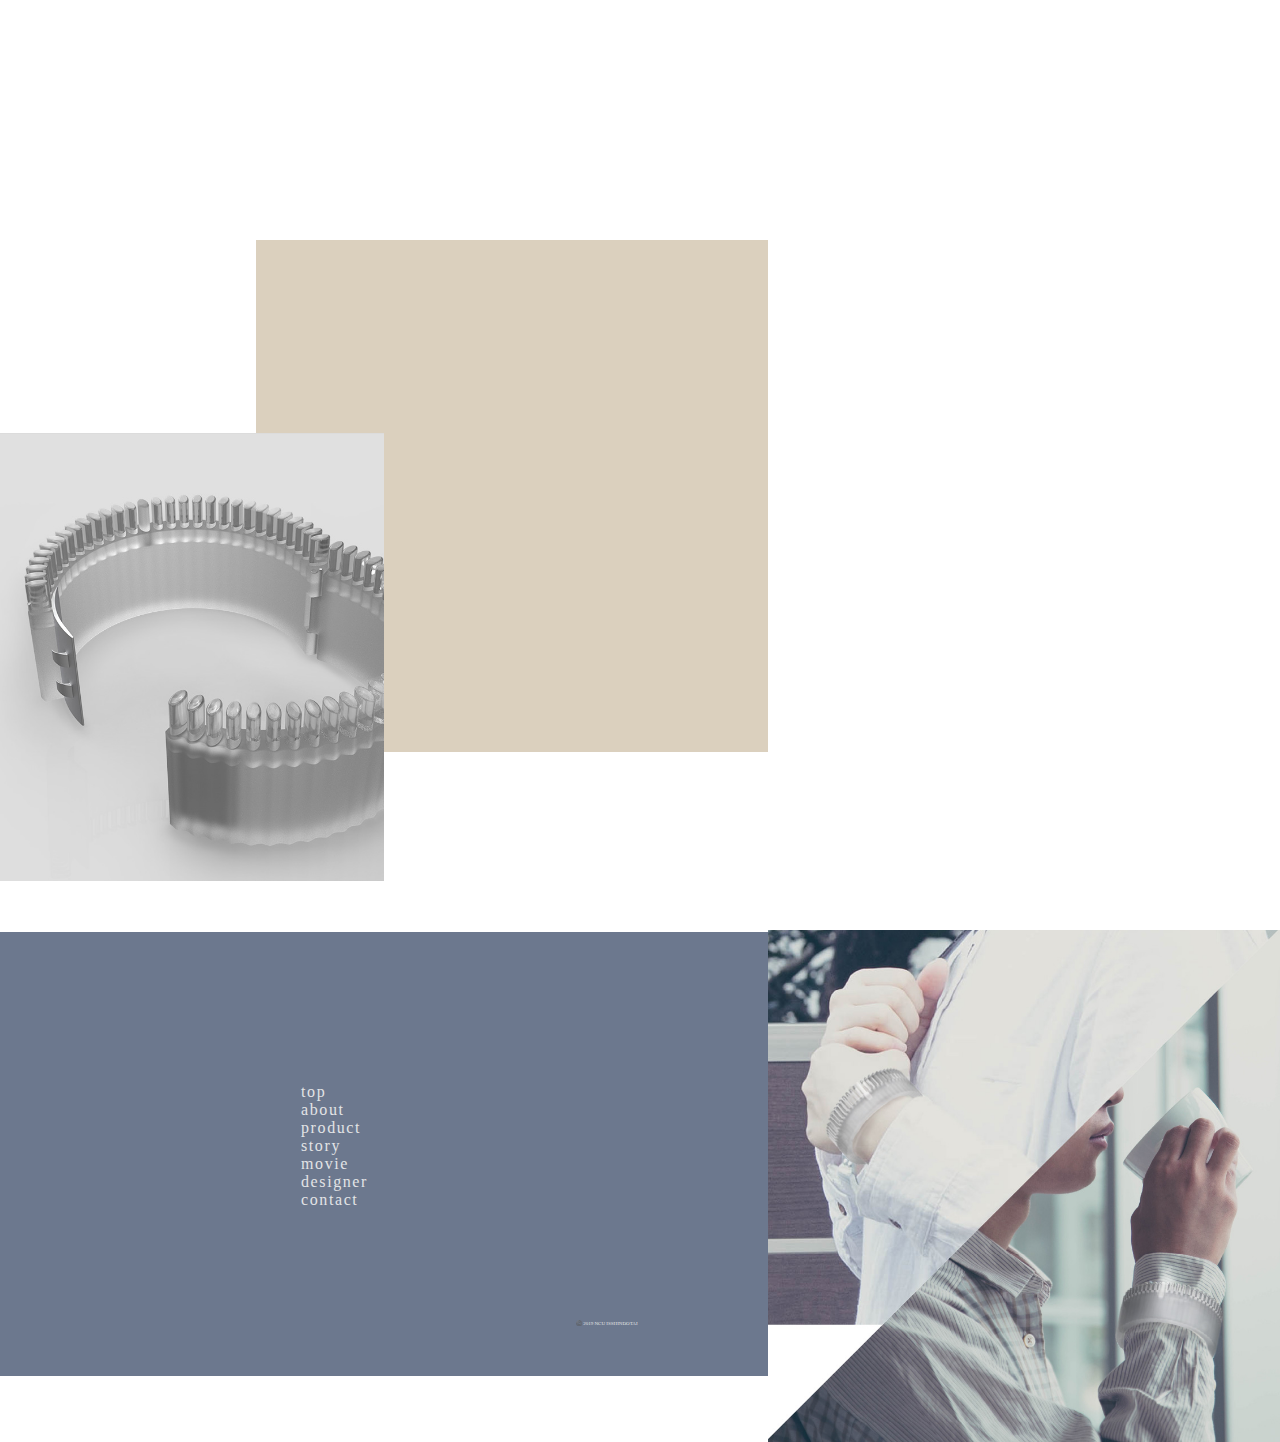
<file: product.html>
<!DOCTYPE html>
<html>
<head>
<title>juno_product</title>
<meta http-equiv="Content-Type" content="text/html; charset=utf-8" />
<meta name="viewport" content="width=device-width, initial-scale=1.0, maximum-scale=1.0, minimum-scale=1.0, viewport-fit=cover">
<script src="https://ajax.googleapis.com/ajax/libs/jquery/3.4.1/jquery.min.js"></script>
<script src="./rellax-master/rellax.min.js"></script>
<link rel="stylesheet" href="css/main.css">
<link rel="stylesheet" href="css/product.css">
<link rel="stylesheet" href="css/square.css">
</head>
<body>
    <div id="cover"></div>
    <header>
        <nav>
            <ul class="nav white">
                    <a id="go_top"><li>top</li></a>
                    <a id="go_about"><li>about</li></a>
                    <a href="#top"><li>product</li></a>
                    <a id="go_story"><li>story</li></a>
                    <a id="go_movie"><li>movie</li></a>
                    <a id="go_designer"><li>designer</li></a>
                    <a href="mailto:mino0730.t@gmail.com?body=WEB担当高村のメールアドレスです。"><li>contact</li></a>
            </ul>
        </nav>
    </header>
    <section class="top" id="top">
        <img src="image/gray.png" class="pr_img">
        <div class="top_block"></div>
        <h1>Product</h1><div class="black_cover"></div>
        <h2>rendezvous</h2>
    </section>
    <section class="m-l">
        <img src="image/mens.jpg" class="rellax pd_ml" data-rellax-speed="3"><div class="ml_box mens rellax" data-rellax-speed="3"><p>mens</p></div>
        <img src="image/ladies.jpg" class="rellax pd_ml" data-rellax-speed="-3"><div class="ml_box ladies rellax" data-rellax-speed="-3"><p>ladies</p></div>
    </section>
    <section class="explain1">
        <div class="beige_line2"></div>
        <img src="image/pd1.jpg" class="rellax ex_img1" data-rellax-speed="2">
        <img src="image/pd2.jpg" class="rellax ex_img2" data-rellax-speed="-4">
        <img src="image/pd3.jpg" class="rellax ex_img3" data-rellax-speed="5">
        <p class="fadein">離れても再び重なり合う短針と長針はまるで二人の想いのよう。手首を一周して時間を刻む rendezvous の針のように、ときには相手が見えなくなってしまうからこそ、相手をもっと思いやることができます。</p>
    </section>
    <section class="explain2">
        <div class="beige_box4"><p class="fadein">
                長針と短針はそれぞれ相手を思いやる優しさのように淡い光で時間を刻みます。長針と短針が重なるとき、一際強い光を放ちます。
        </p></div>
        <img src="image/pd4.jpg" class="rellax ex_img4" data-rellax-speed="3">
    </section>
    <footer>
        <div class="foot_nav">
        <ul class="white">
                <a id="go_top"><li>top</li></a>
                <a id="go_about"><li>about</li></a>
                <a href="#top"><li>product</li></a>
                <a id="go_story"><li>story</li></a>
                <a id="go_movie"><li>movie</li></a>
                <a id="go_designer"><li>designer</li></a>
                <a href="mailto:mino0730.t@gmail.com?body=WEB担当高村のメールアドレスです。"><li>contact</li></a>
        </ul>
        <img src="image/sub_logo.png">
        </div>
        <p class="chosaku">©️  2019  NCU ISSHINDOTAI</p>
    </footer>
    </body>
    <script src="js/black.js"></script>
    <script src="js/main.js"></script>
</html>
</file>
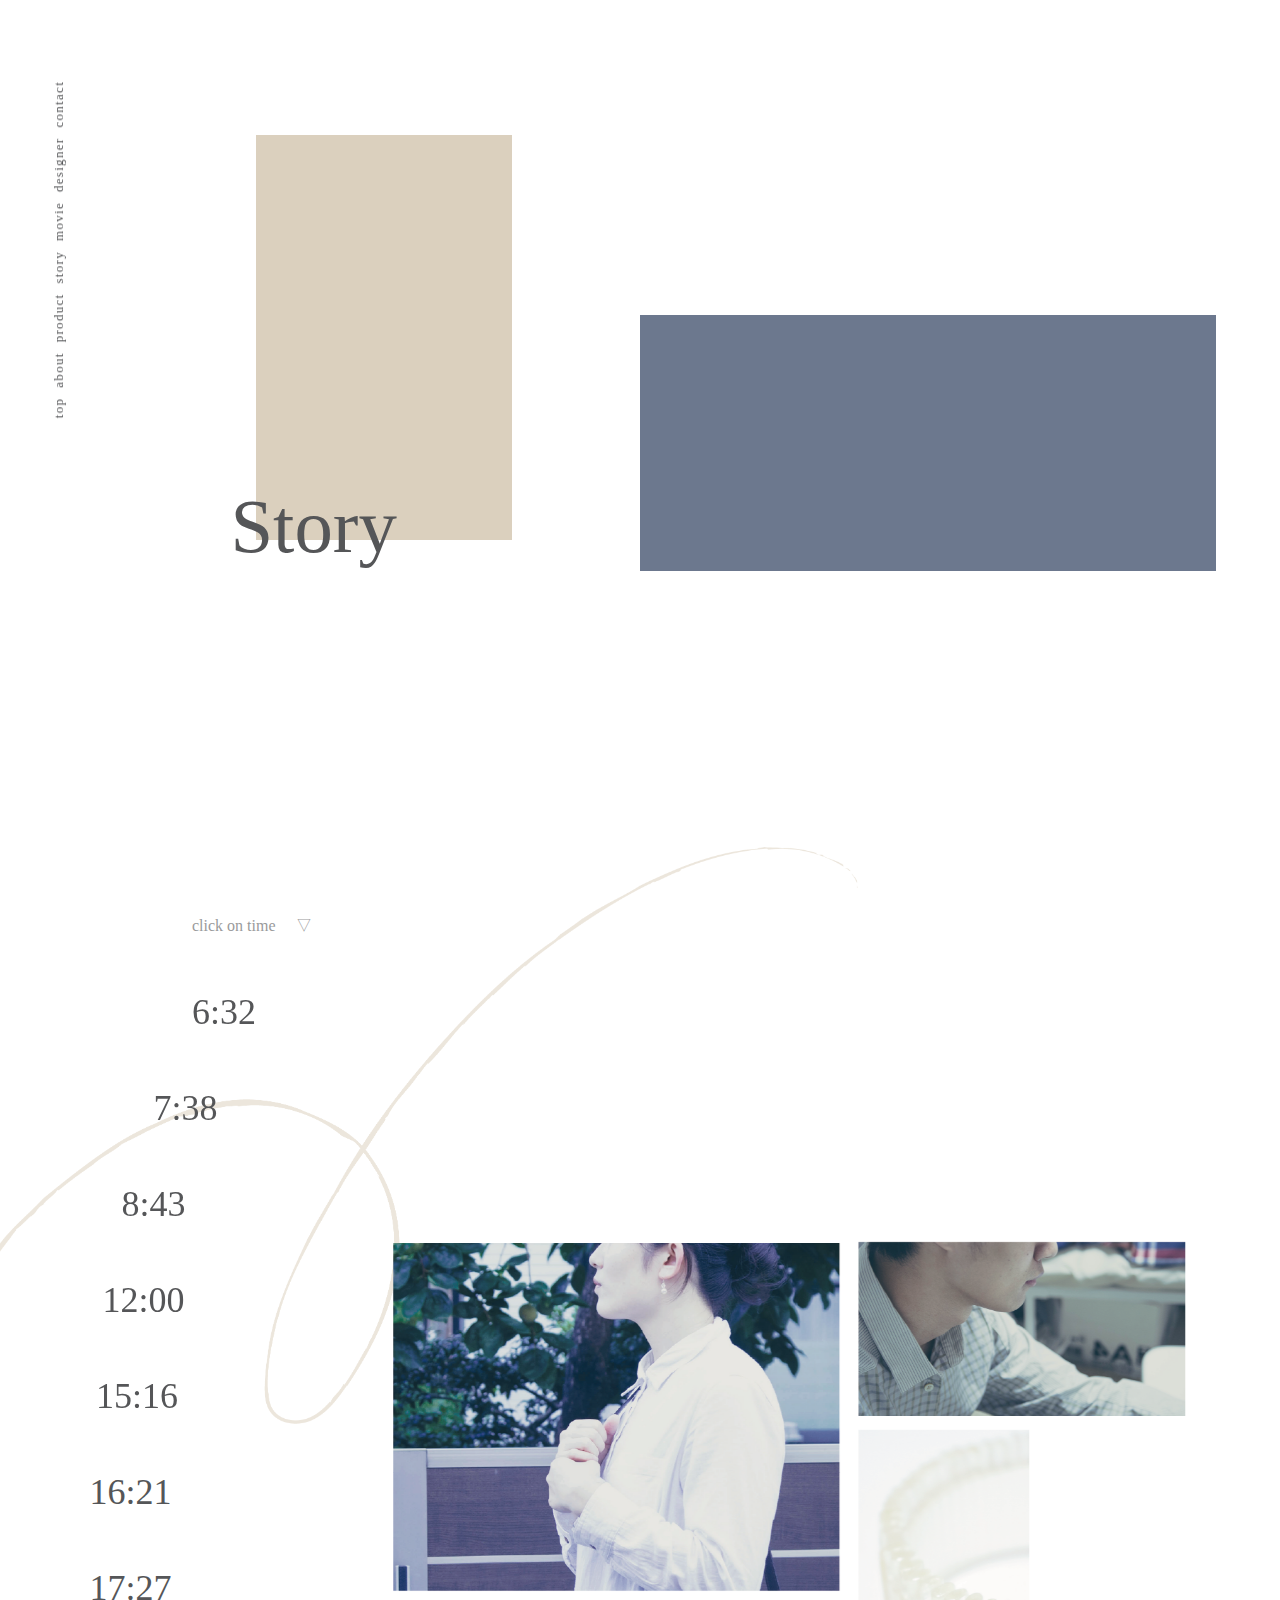
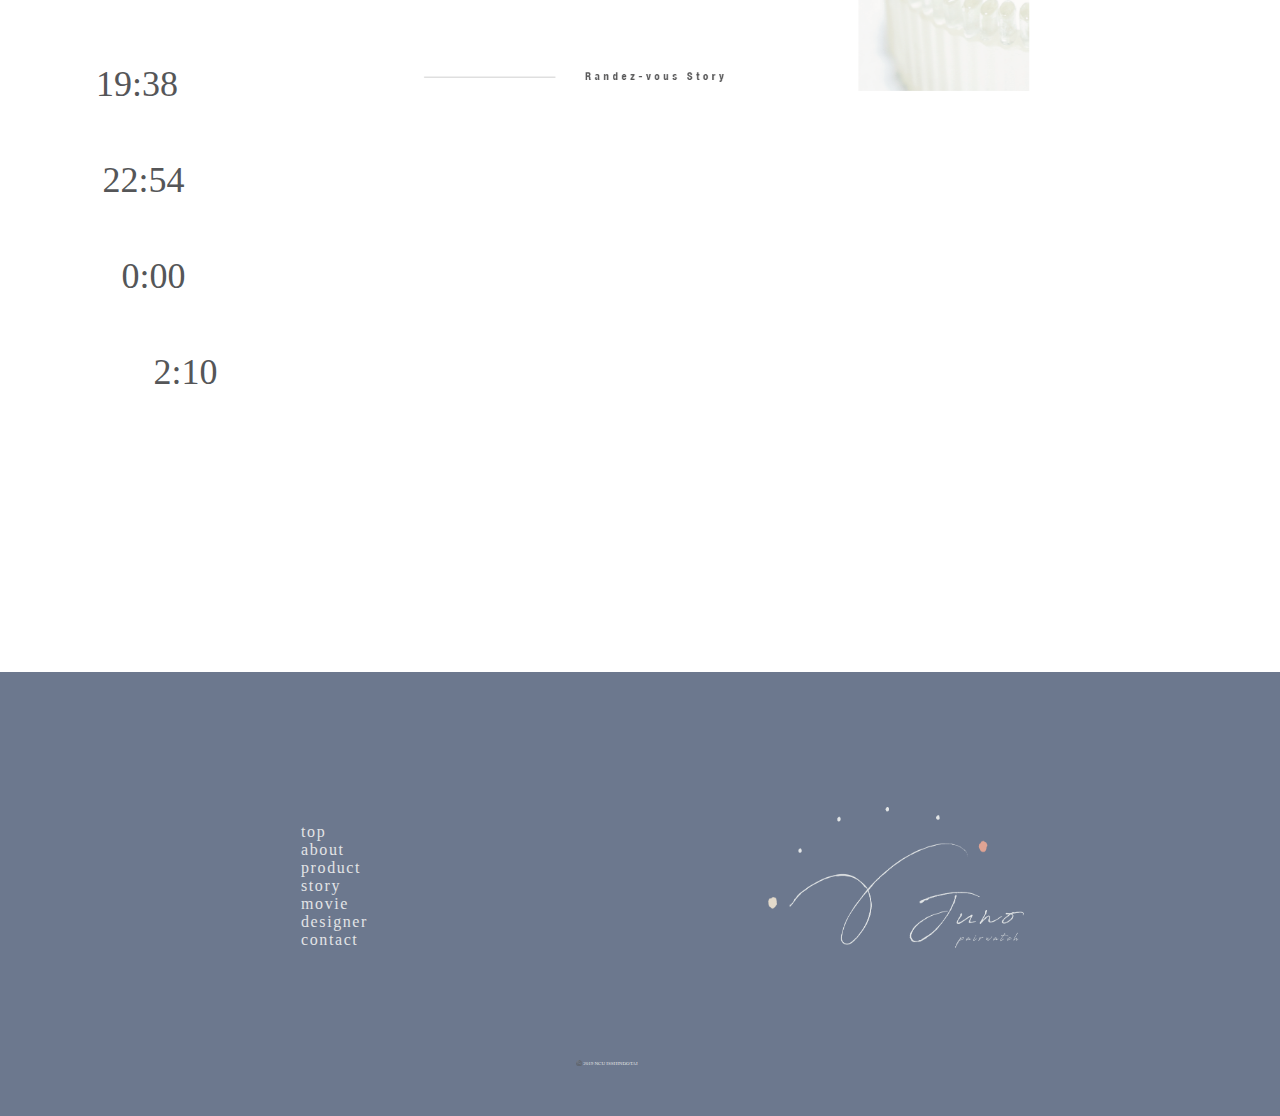
<file: story.html>
<!DOCTYPE html>
<html>
<head>
<title>juno_story</title>
<meta http-equiv="Content-Type" content="text/html; charset=utf-8" />
<meta name="viewport" content="width=device-width, initial-scale=1.0, maximum-scale=1.0, minimum-scale=1.0, viewport-fit=cover">
<script src="https://ajax.googleapis.com/ajax/libs/jquery/3.4.1/jquery.min.js"></script>
<script src="./rellax-master/rellax.min.js"></script>
<link rel="stylesheet" href="css/main.css">
<link rel="stylesheet" href="css/story.css">
<link rel="stylesheet" href="css/square.css">
</head>
<body>
    <div id="cover"></div>
    <header>
        <nav>
            <ul>
                    <a id="go_top"><li>top</li></a>
                    <a id="go_about"><li>about</li></a>
                    <a id="go_product"><li>product</li></a>
                    <a href="#top"><li>story</li></a>
                    <a id="go_movie"><li>movie</li></a>
                    <a id="go_designer"><li>designer</li></a>
                    <a href="mailto:mino0730.t@gmail.com?body=WEB担当高村のメールアドレスです。"><li>contact</li></a>
            </ul>
        </nav>
    </header>
    <section class="top" id="top">
        <h1>Story</h1>
        <img src="image/top.jpg" class="top_st">
        <div class="navy_box3"></div>
        <div class="beige_box5"></div>
        <p>" 時計の針が重なる瞬間 "にふたりはそれぞれどんなストーリーを描いているのでしょう。</p>
    </section>
    <p style="margin-left: 15vw; opacity: .6;">click on time　 ▽</p>
    <section class="times">
        <img src="image/hari.png" class="hari rellax" data-rellax-speed="-5">
        <p style="padding-left: 15vw;" id="0">6:32</p>
        <p style="padding-left: 12vw;" id="1">7:38</p>
        <p style="padding-left: 9.5vw;" id="2">8:43</p>
        <p style="padding-left: 8vw;" id="3">12:00</p>
        <p style="padding-left: 7.5vw;" id="4">15:16</p>
        <p style="padding-left: 7vw;" id="5">16:21</p>
        <p style="padding-left: 7vw;" id="6">17:27</p>
        <p style="padding-left: 7.5vw;" id="7">19:38</p>
        <p style="padding-left: 8vw;" id="8">22:54</p>
        <p style="padding-left: 9.5vw;" id="9">0:00</p>
        <p style="padding-left: 12vw;" id="10">2:10</p>
    </section>
    <img src="image/story_times.png" id="time_img">
    <footer>
        <div class="foot_nav">
        <ul class="white">
                <a id="go_top"><li>top</li></a>
                <a id="go_about"><li>about</li></a>
                <a id="go_product"><li>product</li></a>
                <a href="#top"><li>story</li></a>
                <a id="go_movie"><li>movie</li></a>
                <a id="go_designer"><li>designer</li></a>
                <a href="mailto:mino0730.t@gmail.com?body=WEB担当高村のメールアドレスです。"><li>contact</li></a>
        </ul>
        <img src="image/sub_logo.png">
        </div>
        <p class="chosaku">©️  2019  NCU ISSHINDOTAI</p>
    </footer>
    </body>
    <script src="js/main.js"></script>
    <script src="js/story.js"></script>
</html>
</file>
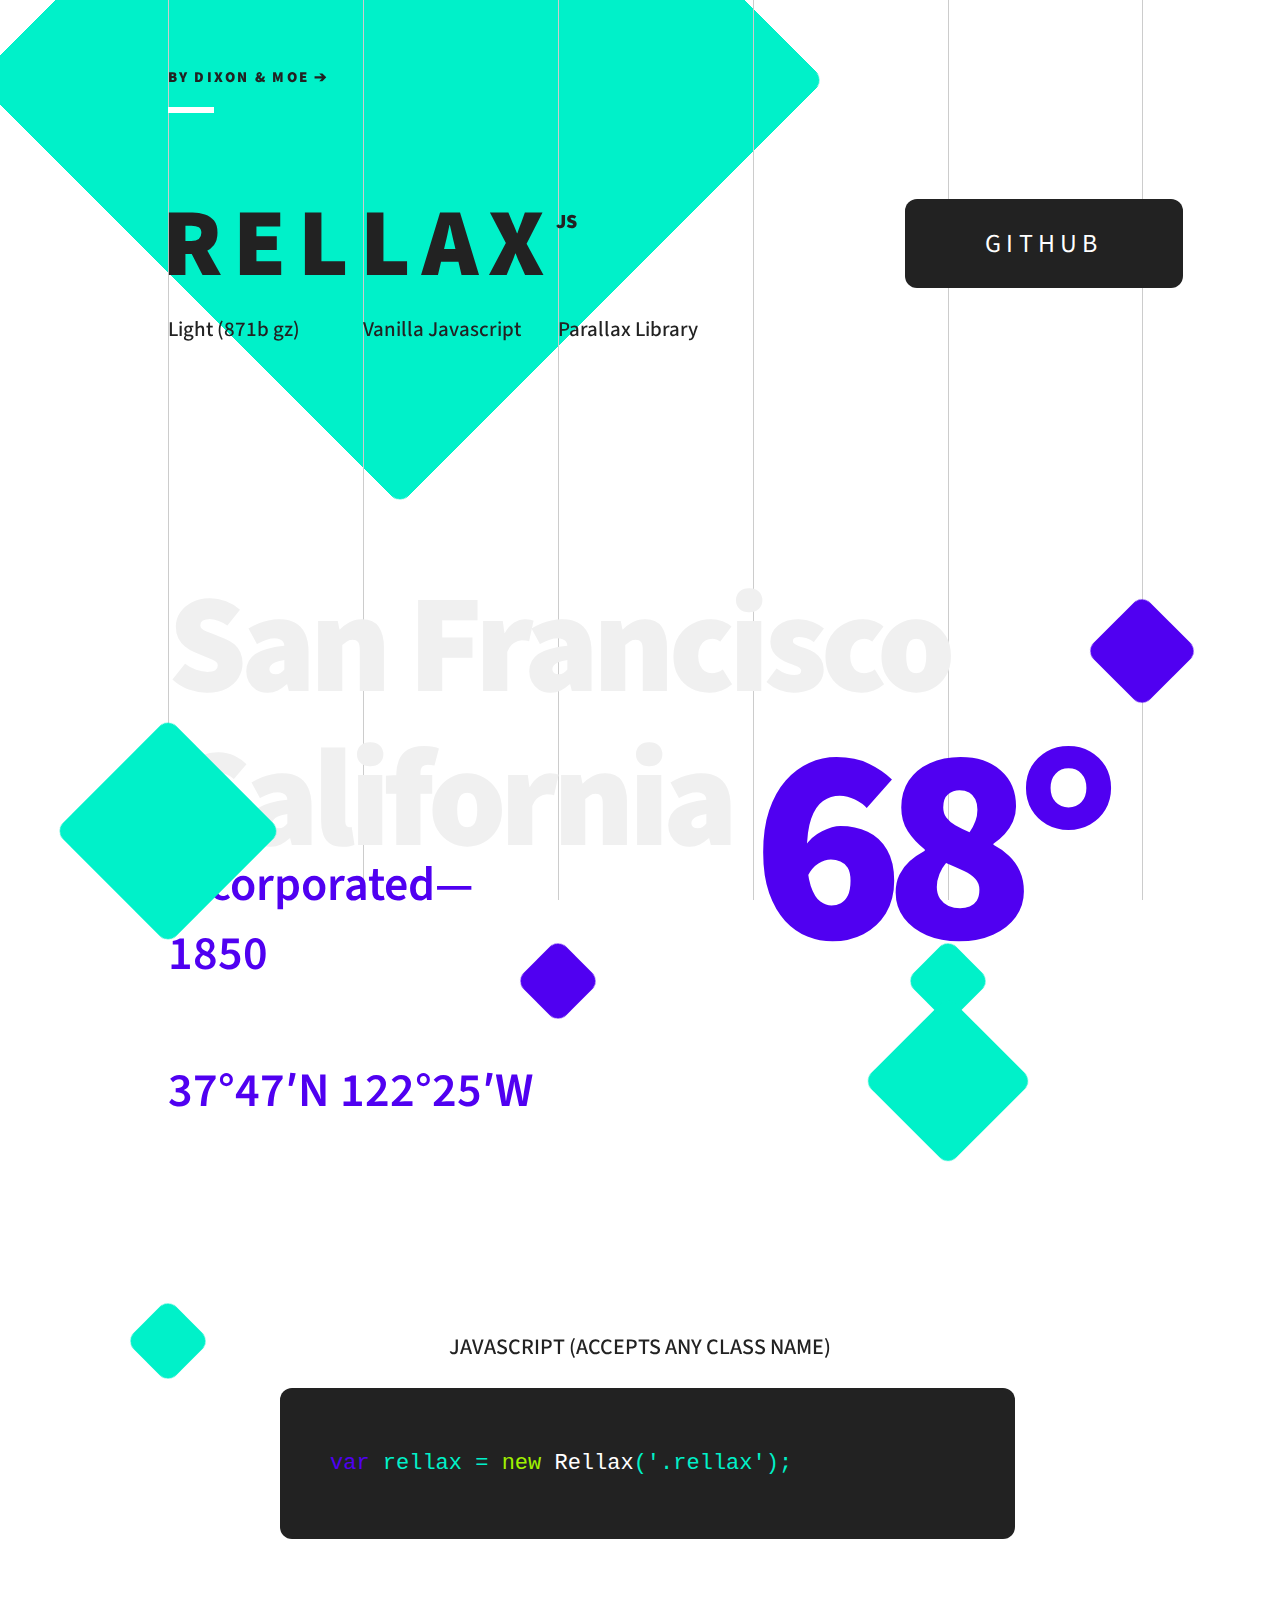
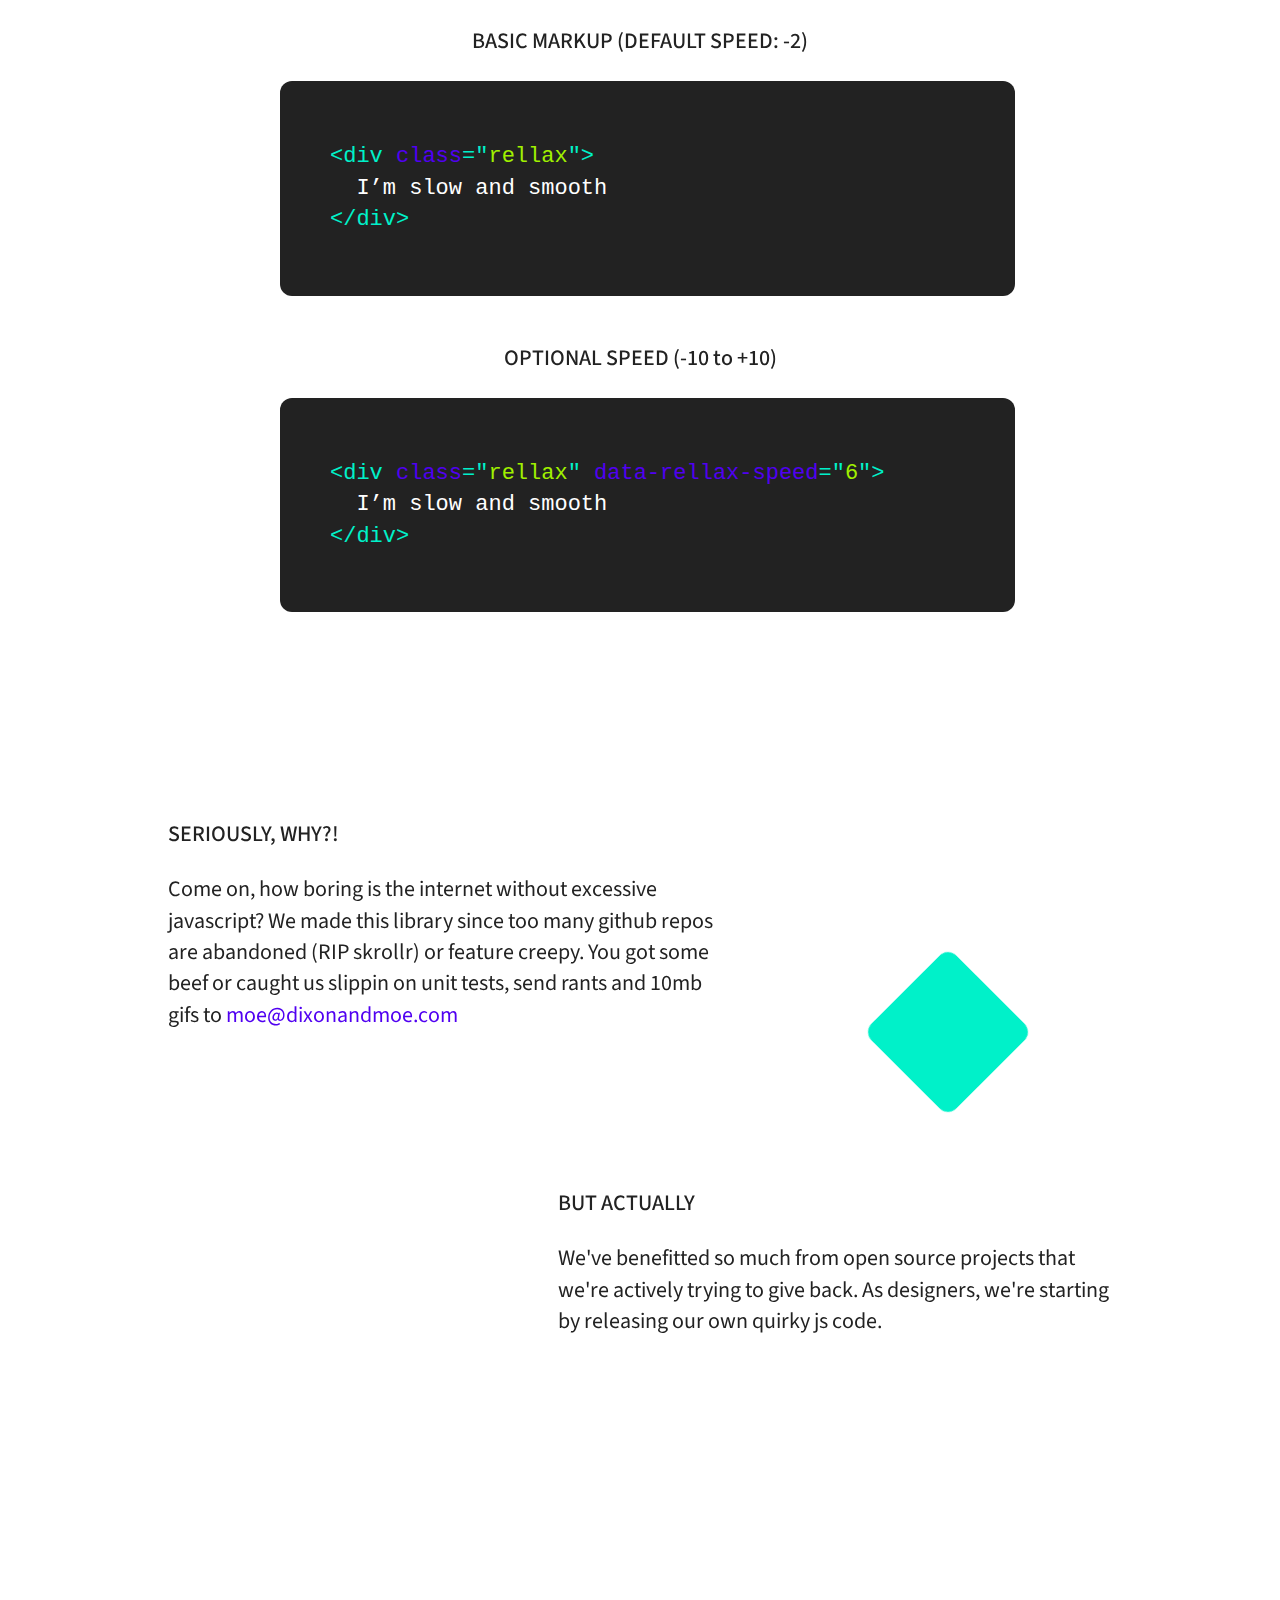
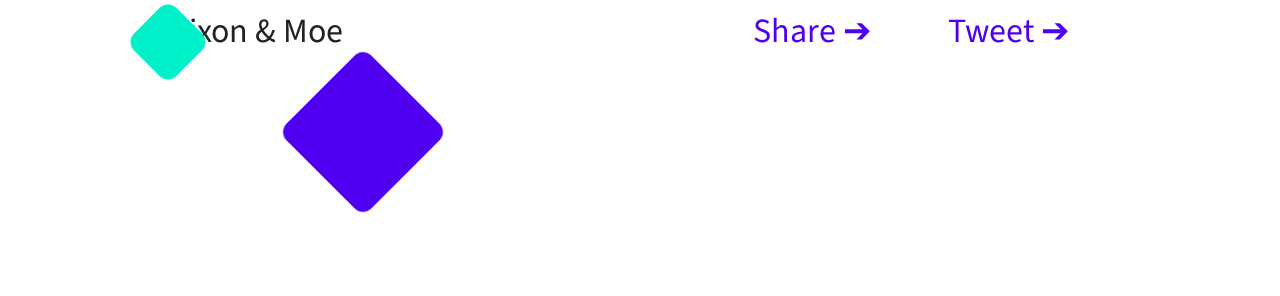
<file: rellax-master/demo.html>
<!DOCTYPE html>
<html lang="en">
  <head>
    <meta charset="utf-8">
    <meta http-equiv="X-UA-Compatible" content="IE=edge,chrome=1">
    <title>Vanilla Javascript Parallax Library - Rellax.js</title>
    <meta name="description" content="">
    <meta name="viewport" content="width=device-width">

    <link href='https://fonts.googleapis.com/css?family=Source+Sans+Pro:600,700,900' rel='stylesheet' type='text/css'>

    <!-- Booooooootstrap -->
    <link rel="stylesheet" href="css/bootstrap.min.css">

    <!-- Styles -->
    <link rel="stylesheet" type="text/css" href="css/main.css">

    <!--[if lt IE 9]>
    <script src="//html5shiv.googlecode.com/svn/trunk/html5.js"></script>
    <script>window.html5 || document.write('<script src="js/vendor/html5shiv.js"><\/script>')</script>
    <![endif]-->
  </head>

  <body>
    <div class="grid">
      <div class="container">
        <div class="row">
          <div class="col-md-offset-1 col-md-2">
            <div class="grid-line"></div>
          </div>
          <div class="col-md-2">
            <div class="grid-line"></div>
          </div>
          <div class="col-md-2">
            <div class="grid-line"></div>
          </div>
          <div class="col-md-2">
            <div class="grid-line"></div>
          </div>
          <div class="col-md-2">
            <div class="grid-line" style="margin-right:-30px;border-right:1px solid #ccc"></div>
          </div>
        </div>
      </div>
    </div>

    <div class="fixed-top rellax" data-rellax-speed="-2"
      style="transform: rotate(45deg);"
    >
    </div>

    <main class="main">
      <header>
        <div class="container">
          <div class="row">
            <div class="col-md-offset-1 col-md-11">
              <a href="http://dixonandmoe.com/">
                <h2>BY DIXON & MOE <span>➔</span></h2>
              </a>
              <div class="white-block"></div>
            </div>
          </div>
          <div class="title">
            <div class="row">
              <div class="col-md-offset-1 col-md-6">
                <h1>RELLAX<span>JS</span></h1>
              </div>
              <div class="col-md-4 text-right">
                <a href="https://github.com/dixonandmoe/rellax">GITHUB</a>
              </div>
            </div>
          </div>
          <div class="subtitle">
            <div class="row">
              <div class="col-md-offset-1 col-md-2">
                <h3>Light (871b gz)</h3>
              </div>
              <div class="col-md-2">
                <h3>Vanilla Javascript</h3>
              </div>
              <div class="col-md-2">
                <h3>Parallax Library</h3>
              </div>
            </div>
          </div>
        </div>
      </header>


      <section class="section san-francisco">
        <div class="absolute">
          <div class="container">
            <div class="row">
              <div class="col-md-offset-1 col-md-11">
                <h2 class="rellax" data-rellax-speed="-3">San Francisco<br>California</h2>
              </div>
            </div>
          </div>
        </div>

        <div class="absolute above">
          <div class="container">
            <div class="row">

              <div class="col-md-offset-1 col-md-2">
                <div class="lg-green rellax"
                  data-rellax-speed="2"
                  style="transform: rotate(45deg);">
                </div>
                <div class="sm-green rellax"
                  data-rellax-speed="5"
                  style="transform: rotate(45deg);">
                </div>
              </div>

              <div class="col-md-offset-2 col-md-1">
                <div class="sm-purple rellax"
                  data-rellax-speed="2"
                  style="transform: rotate(45deg);">
                </div>
              </div>

              <div class="col-md-offset-3 col-md-1">
                <div class="xs-green rellax"
                  data-rellax-speed="5"
                  style="transform: rotate(45deg);">
                </div>
                <div class="md-green rellax"
                  data-rellax-speed="1"
                  style="transform: rotate(45deg);">
                </div>
              </div>

              <div class="col-md-1">
                <div class="lg-purple rellax"
                  data-rellax-speed="3"
                  style="transform: rotate(45deg);">
                </div>
              </div>

            </div>
          </div>
        </div>


        <div class="container">

          <div class="row">
            <div class="col-md-offset-1 col-md-5">
              <div class="date">
                Incorporated—<br>
                1850<br><br>
                37°47′N 122°25′W
              </div>
            </div>
            <div class="col-md-offset-1 col-md-4">
              <div class="temp">
                68°
              </div>
            </div>
          </div>
        </div>


      </section>


      <section class="section">

      </section>


      <section class="section">
        <div style="margin-top: 200px">
          <div class="container">

              <div class="row">
                <div class="col-md-12 text-center">
                  <h4>JAVASCRIPT (ACCEPTS ANY CLASS NAME)</h4>
                </div>
              </div>

              <div class="row">
                <div class="col-md-offset-2 col-md-8">
                  <div class="text-editor">
                    <code>
                      <span class="purple">var</span> rellax = <span class="green">new</span> <span class="white">Rellax</span>('.rellax');
                    </code>
                  </div>
                </div>
              </div>


              <div class="row">
                <div class="col-md-12 text-center" style="margin-top:80px">
                  <h4>BASIC MARKUP (DEFAULT SPEED: -2)</h4>
                </div>
              </div>

              <div class="row">
                <div class="col-md-offset-2 col-md-8">
                  <div class="text-editor">
                    <code>
                      &lt;div <span class="purple">class</span>="<span class="green">rellax</span>"&gt;<br>
                      <span class="white">&nbsp;&nbsp;I’m slow and smooth</span><br>
                      &lt;/div&gt;
                    </code>
                  </div>
                </div>
              </div>


              <div class="row">
                <div class="col-md-12 text-center" style="margin-top:40px">
                  <h4>OPTIONAL SPEED (-10 to +10)</h4>
                </div>
              </div>

              <div class="row">
                <div class="col-md-offset-2 col-md-8">
                  <div class="text-editor">
                    <code>
                      &lt;div <span class="purple">class</span>="<span class="green">rellax</span>" <span class="purple">data-rellax-speed</span>="<span class="green">6</span>"&gt;<br>
                      <span class="white">&nbsp;&nbsp;I’m slow and smooth</span><br>
                      &lt;/div&gt;
                    </code>
                  </div>
                </div>
              </div>

          </div>
        </div>
      </section>



      <section class="section">

        <div class="absolute above" style="pointer-events: none;">
          <div class="container">
            <div class="row">

              <div class="col-md-offset-1 col-md-2">
                <div class="bt-green rellax"
                  data-rellax-speed="5"
                  style="transform: rotate(45deg);">
                </div>
              </div>

              <div class="col-md-offset-0 col-md-1">
                <div class="md-dixonandmoe rellax"
                  data-rellax-speed="2"
                  style="transform: rotate(45deg);">
                </div>
              </div>

              <div class="col-md-offset-5 col-md-1">
                <div class="md-twitter rellax"
                  data-rellax-speed="1"
                  style="transform: rotate(45deg);">
                </div>
              </div>

              <div class="col-md-1">
                <div class="md-facebook rellax"
                  data-rellax-speed="3"
                  data-rellax-percentage="0.5"
                  style="transform: rotate(45deg);">
                </div>
              </div>

            </div>
          </div>
        </div>

        <div class="copy" style="margin-top: 200px;margin-bottom: 500px">
          <div class="container">
            <div class="row">
              <div class="col-md-offset-1 col-md-6">
                <h4>SERIOUSLY, WHY?!</h4>
                <p>Come on, how boring is the internet without excessive javascript? We made this library since too many github repos are abandoned (RIP skrollr) or feature creepy. You got some beef or caught us slippin on unit tests, send rants and 10mb gifs to <a href="mailto:moe@dixonandmoe.">moe@dixonandmoe.com</a></p>
              </div>
            </div>

            <div class="row" style="margin-top: 140px">
              <div class="col-md-offset-5 col-md-6">
                <h4>BUT ACTUALLY</h4>
                <p>We've benefitted so much from open source projects that we're actively trying to give back. As designers, we're starting by releasing our own quirky js code.</p>
              </div>
            </div>
          </div>
        </div>
      </section>

      <section class="share">
        <div class="container">
          <div class="row">
            <div class="col-md-offset-1 col-md-3">
              <a class="dam" href="http://dixonandmoe.com/">Dixon &amp; Moe</a>
            </div>
            <div class="col-md-offset-3 col-md-2">
              <a href="https://www.facebook.com/sharer/sharer.php?u=http://dixonandmoe.com/rellax/">Share <span>➔</span></a>
            </div>
            <div class="col-md-offset-0 col-md-2">
              <a href="https://twitter.com/share?url=http://dixonandmoe.com/rellax/">Tweet <span>➔</span></a>
            </div>
          </div>
        </div>
      </section>

    </main>


    <!-- javascript -->
    <script type="text/javascript" src="rellax.js"></script>
    <script>
    	var rellax = new Rellax('.rellax', {
        // center: true
        callback: function(position) {
            // callback every position change
            console.log(position);
        }
      });
    </script>



  </body>
</html>
</file>
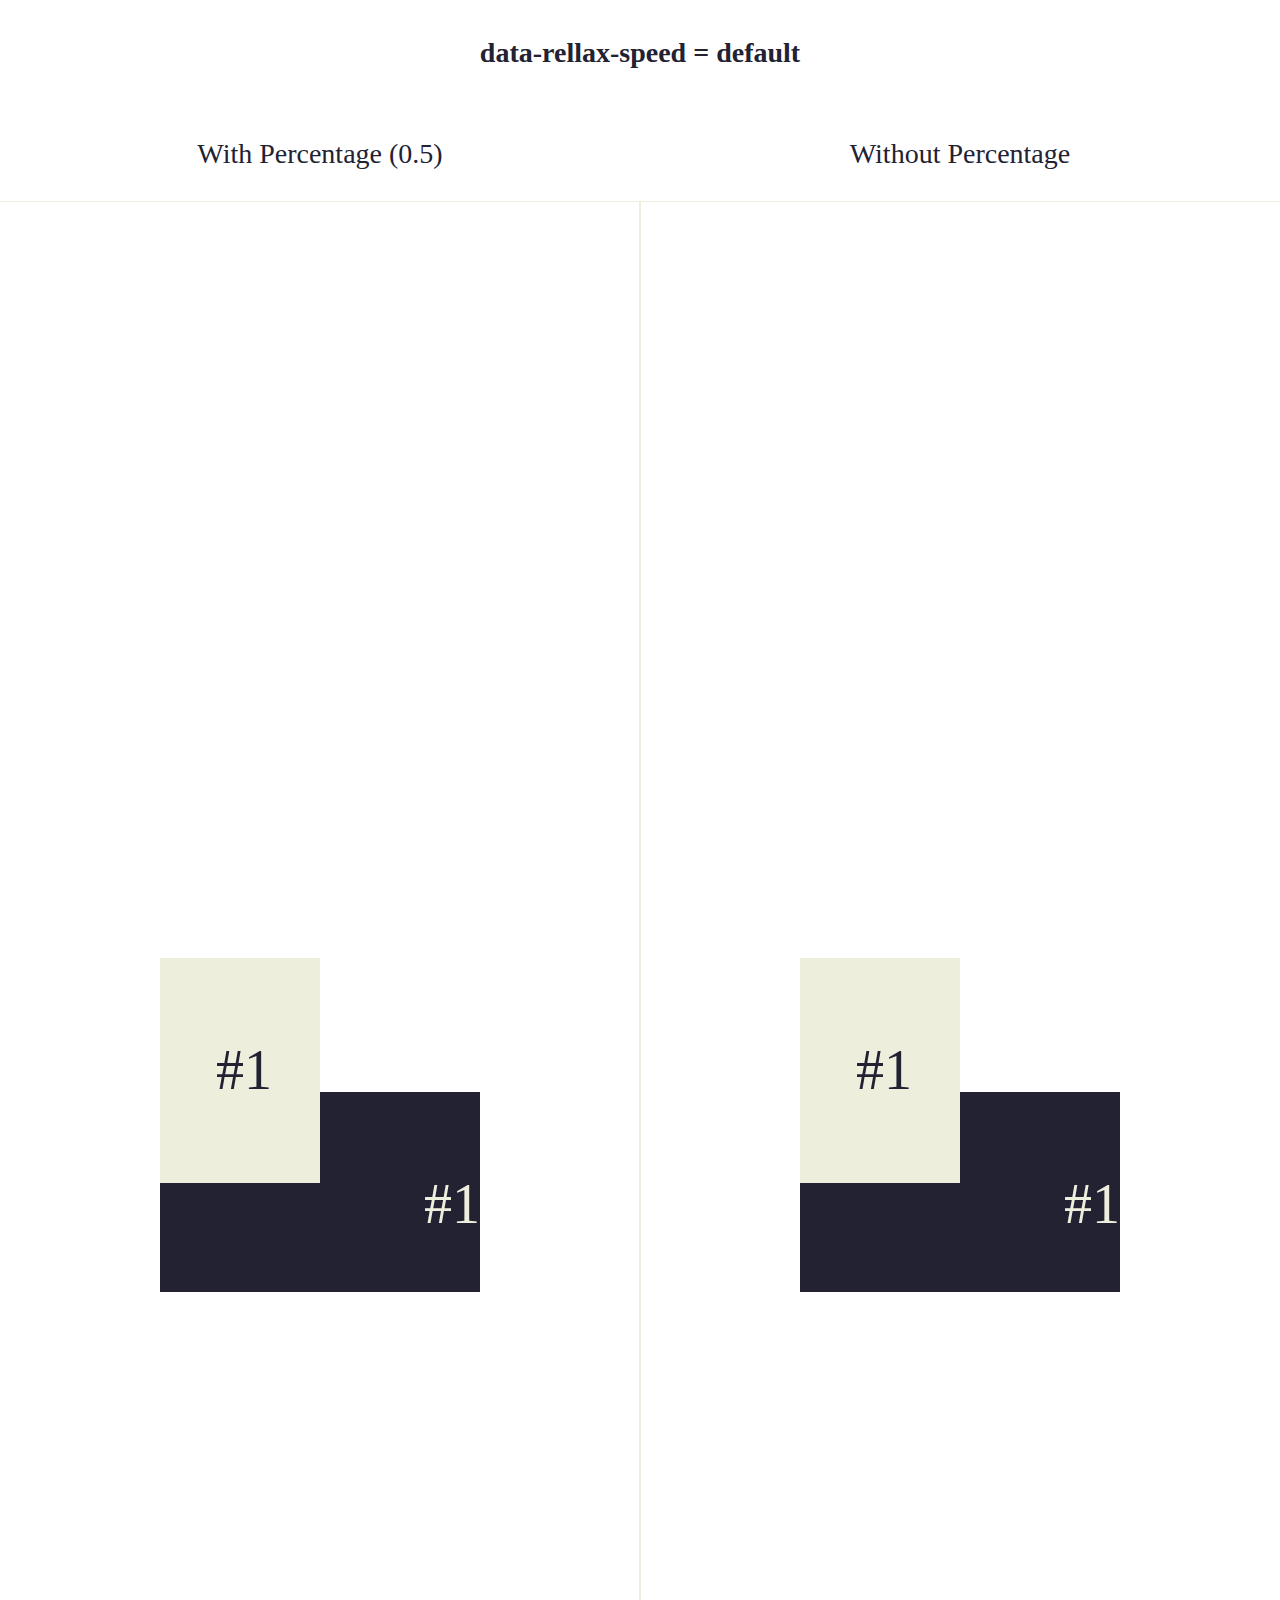
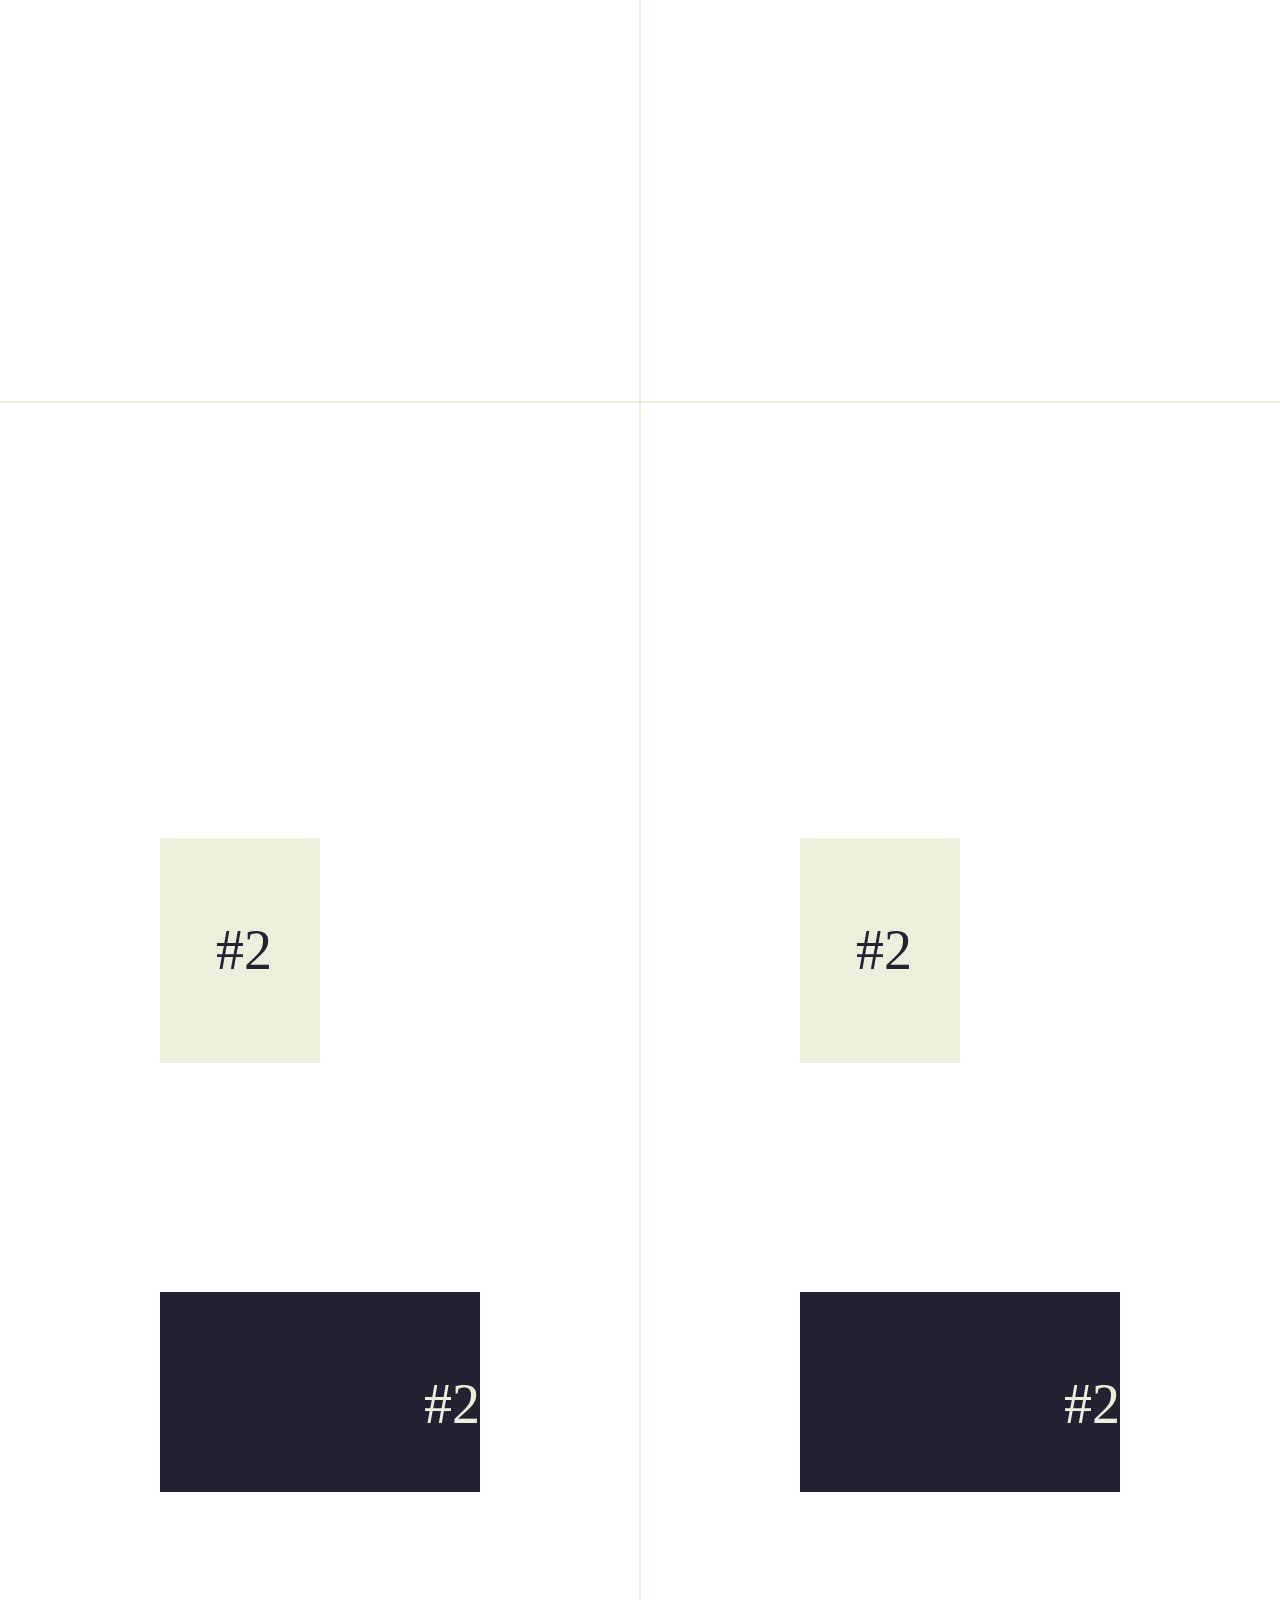
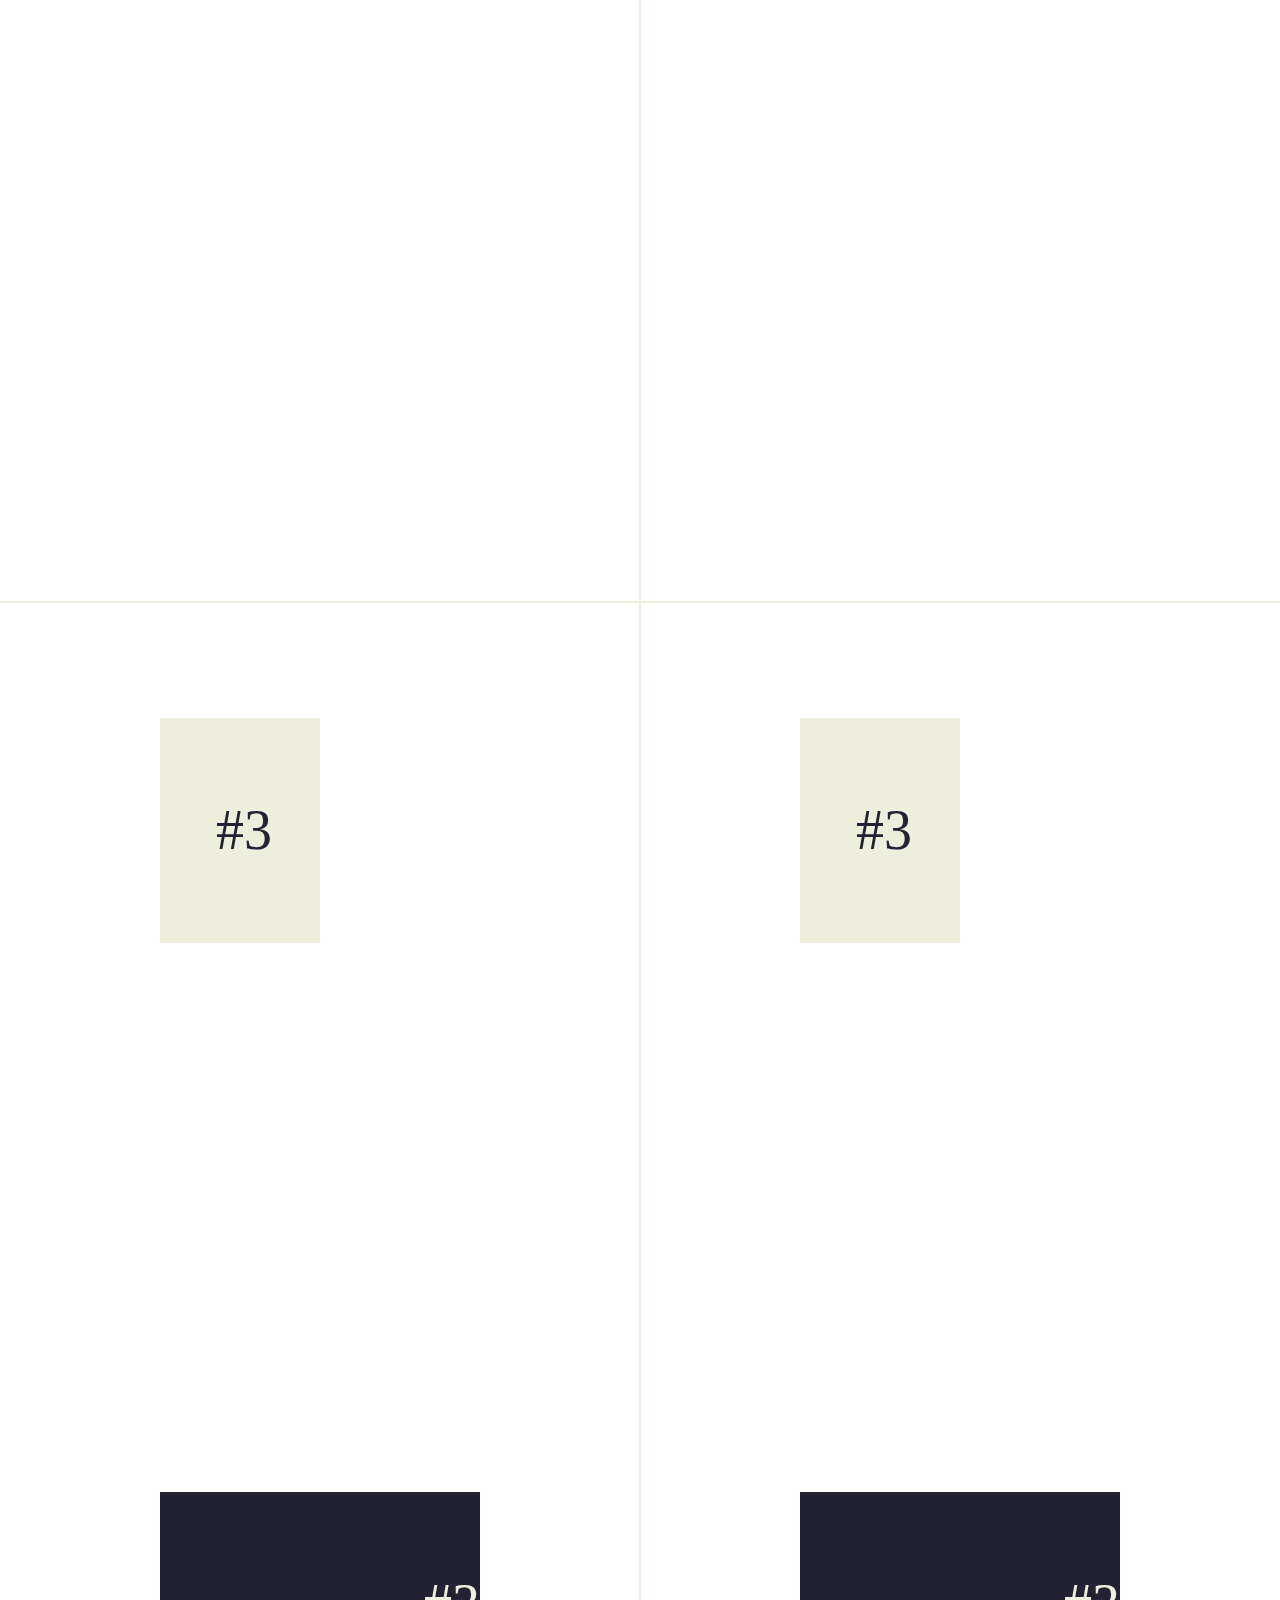
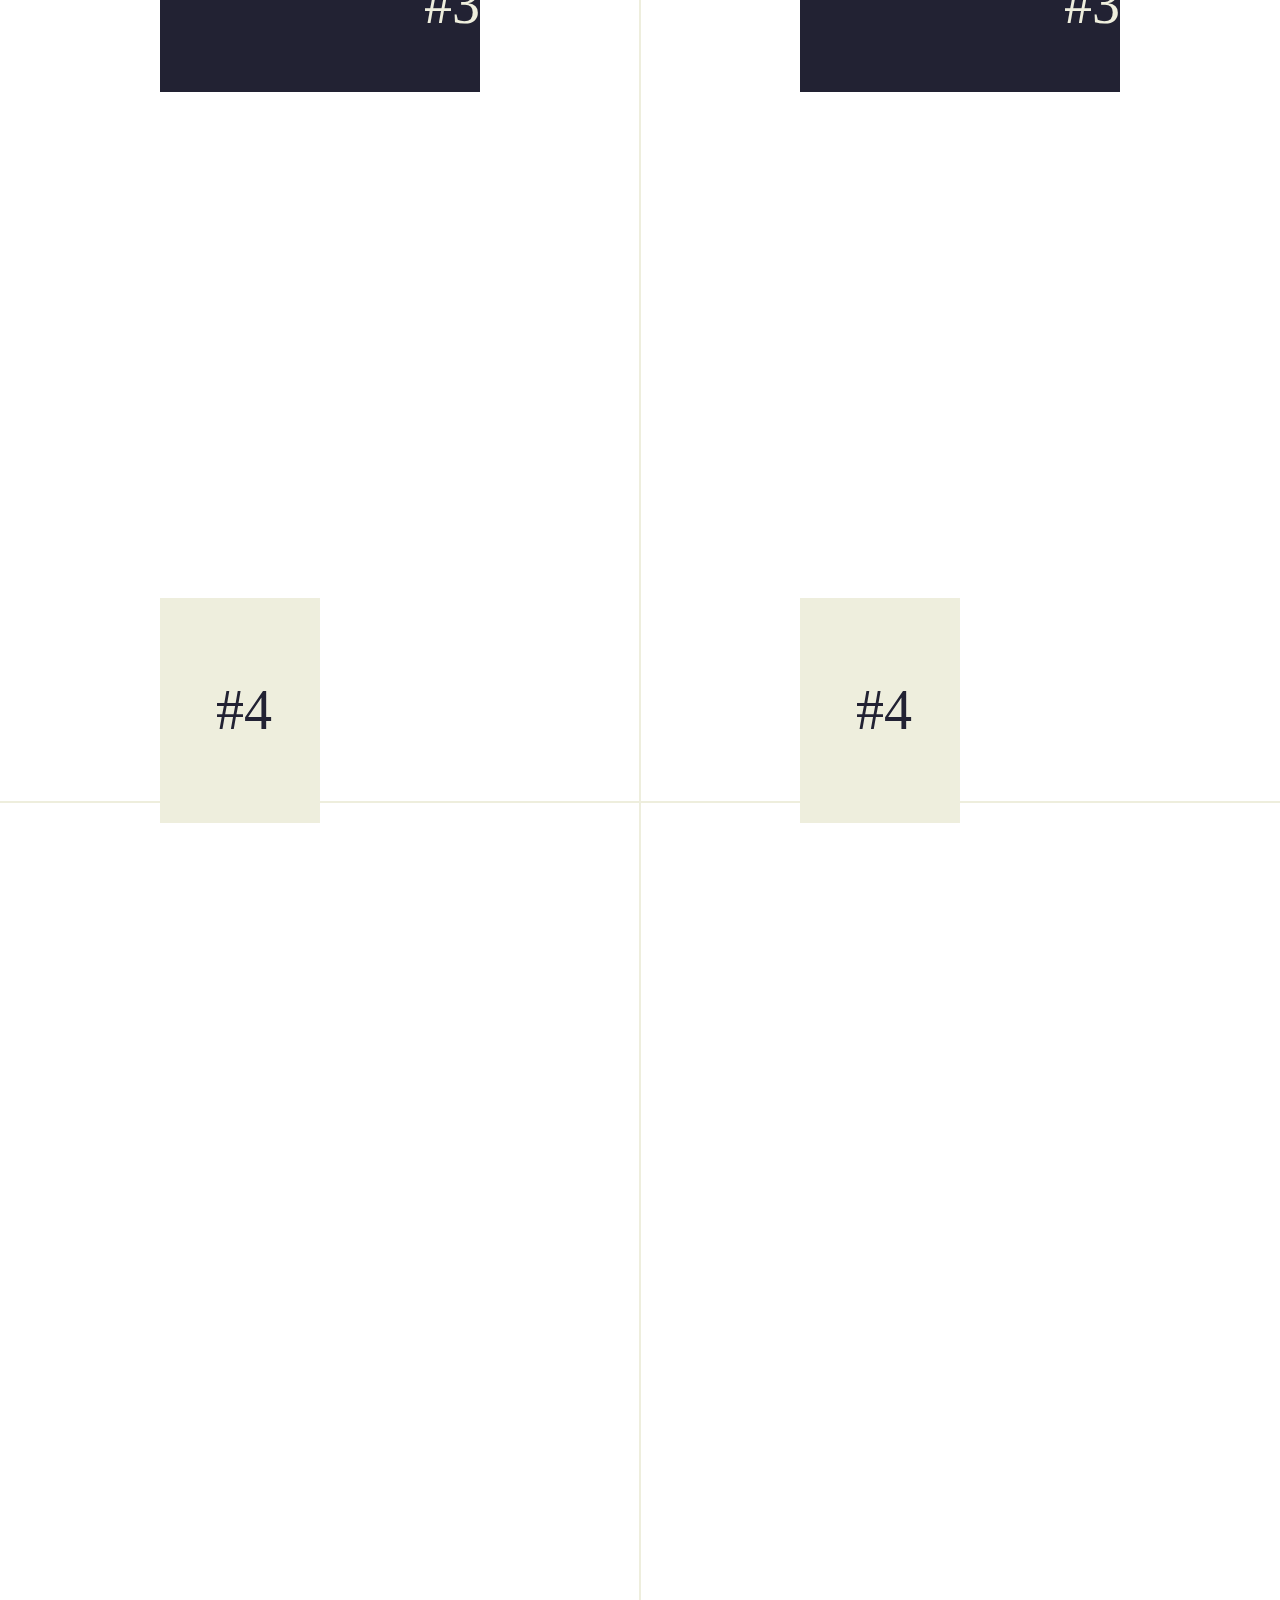
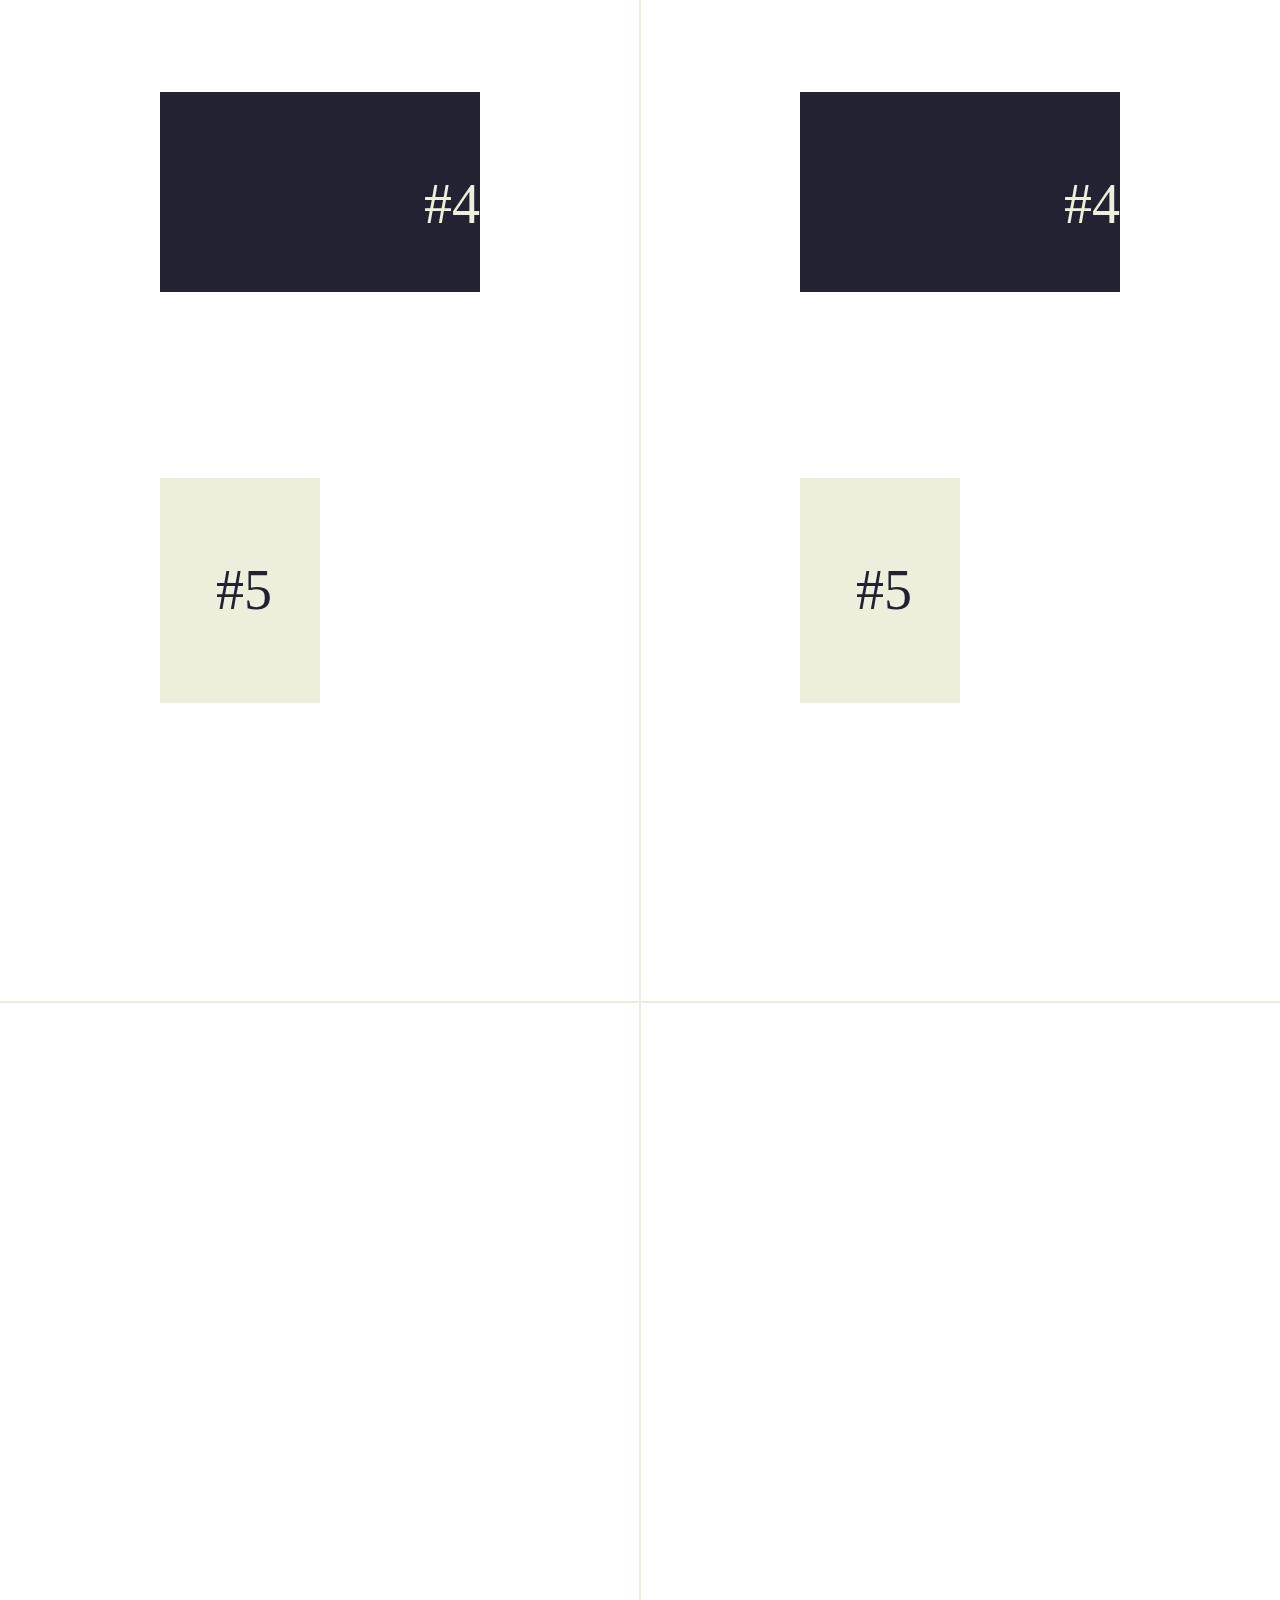
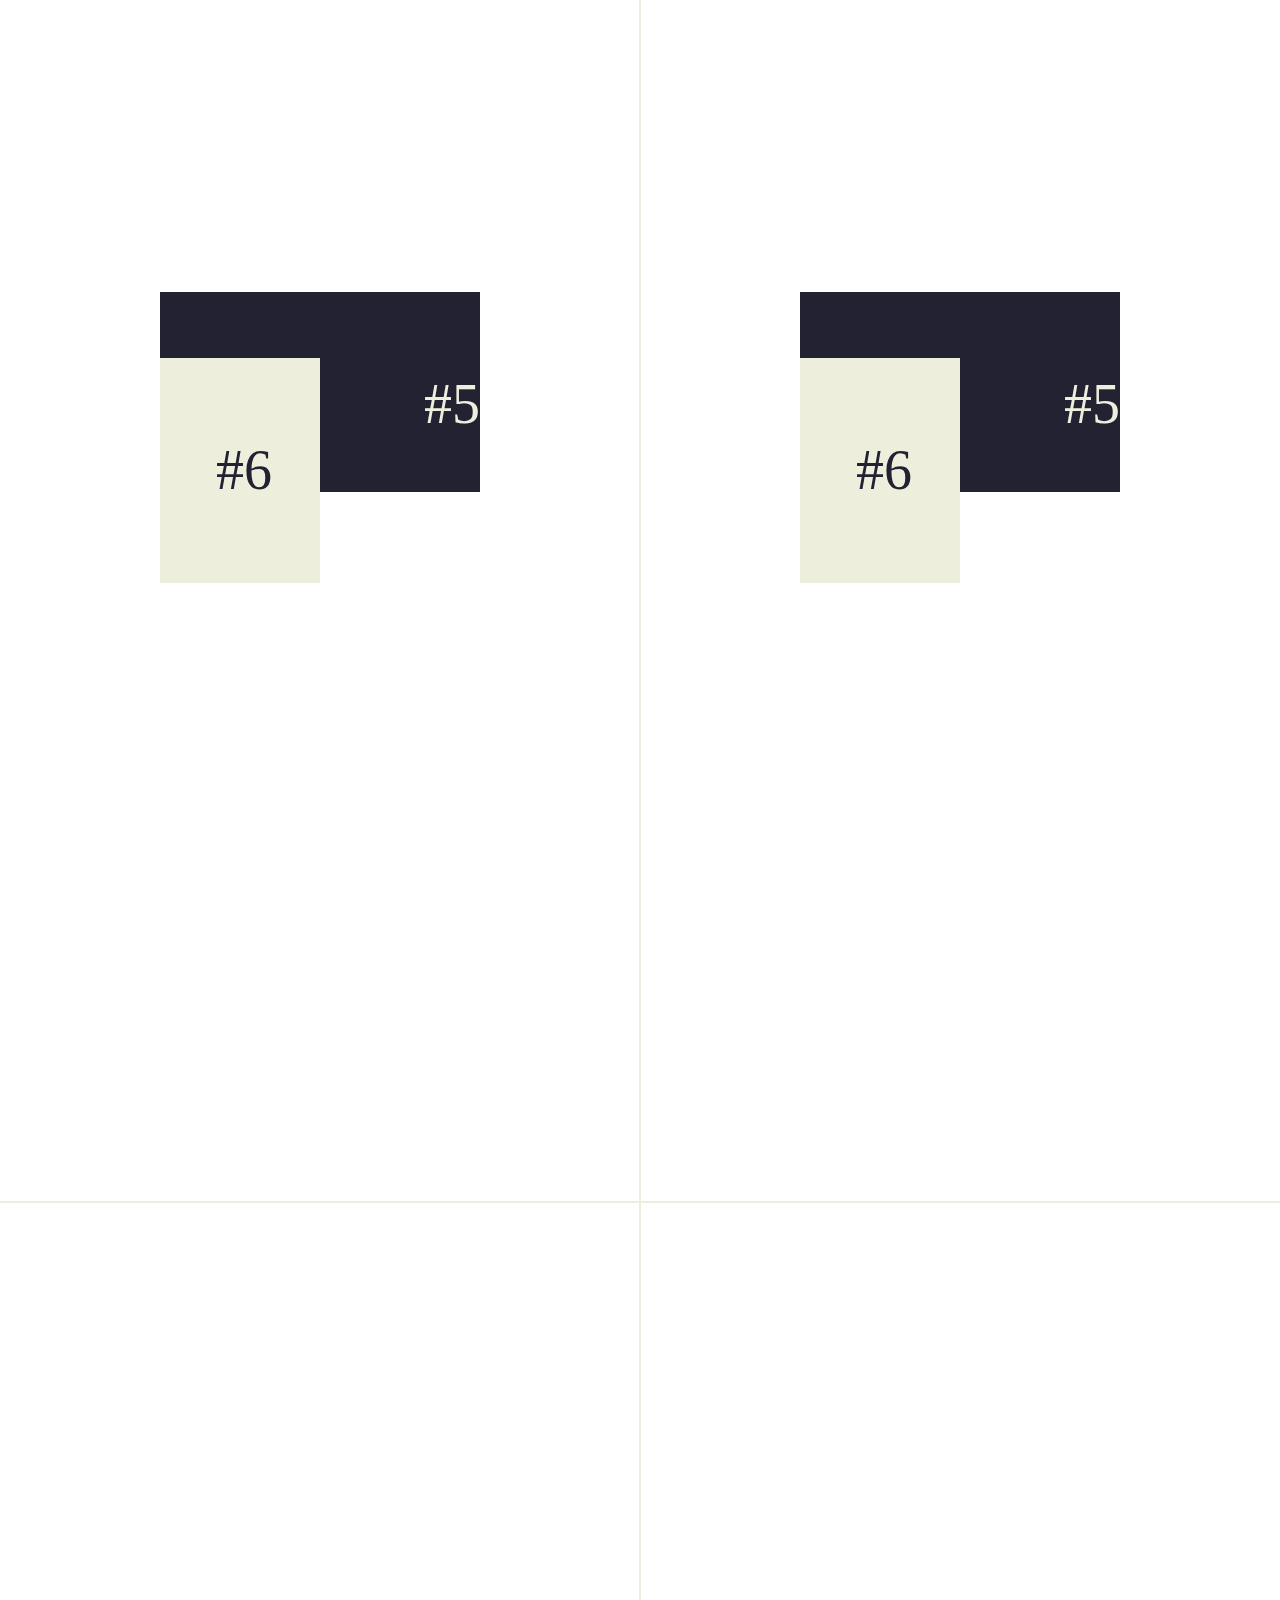
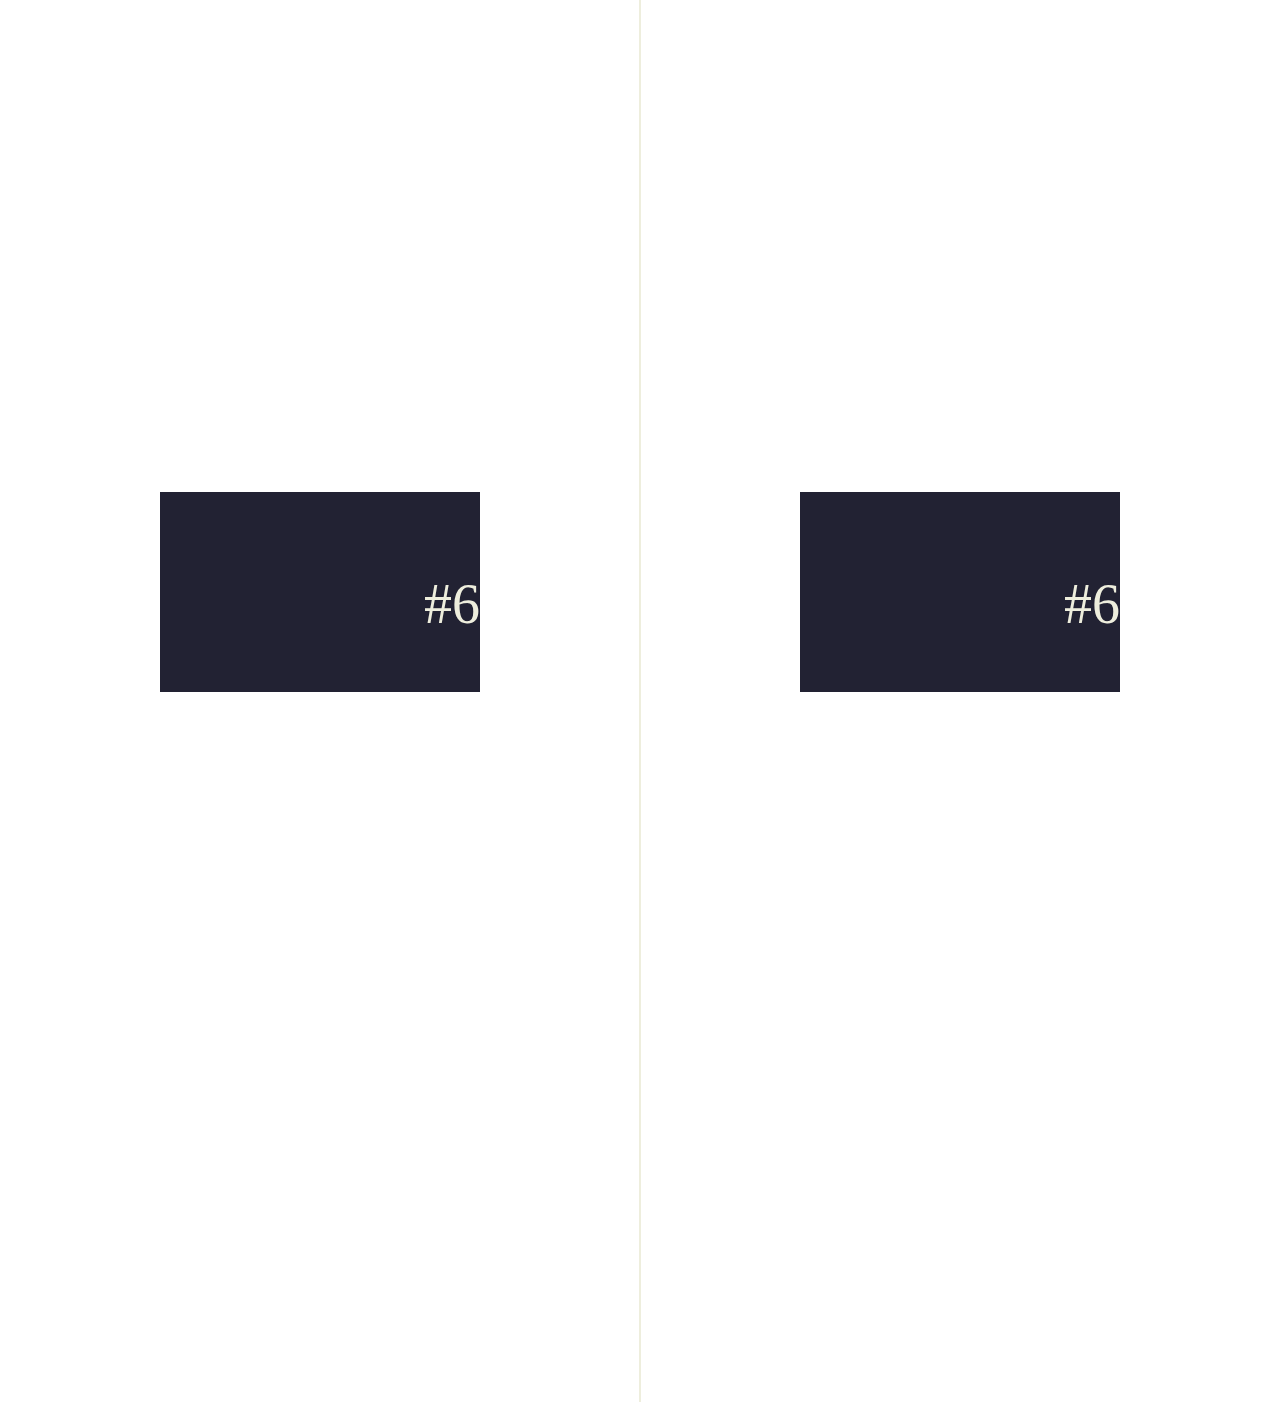
<file: rellax-master/tests/center.html>
<!DOCTYPE html>
<html lang="en">
<head>
	<meta charset="UTF-8">
	<meta name="viewport" content="width=device-width, initial-scale=1.0">
	<meta http-equiv="X-UA-Compatible" content="IE=edge">
	<title></title>
	<style>
		html, body{
			color: #223;
			font-size: 21pt;
			margin: 0; padding: 0;
		}
		nav{
			font-size: 21pt;
			line-height: 1.5em;
			position: fixed;
			bottom: 0; left: 0;
		}
		nav a{ color: inherit; }

		.col{
			text-align: center;
			width: 50%;
			float: left;
			box-sizing: border-box;
		}

		h4{ text-align: center;}

		.container{
			display: flex;
			align-items: center;
			outline: 1px solid #eed;
			font-size: 42pt;
			/*padding: 37.5vh 12.5vw;*/
			padding: 0 12.5vw;
			height: 200vh;
		}
		.block{
			background: #223;
			color: #eed;
			line-height: 25vh;
			text-align: right;
			/*padding: 0 42pt;*/
			margin-top: 20vh;
			height: 200px;
			width: 400px;
			position: relative;
		}
		span{
			background: #eed;
			color: #223;
			line-height: 25vh;
			text-align: left;
			padding: 0 42pt;
			display: block;
			width: 50%;
			position: absolute;
			top: 0; left: 0;
			box-sizing: border-box;
		}
	</style>
</head>
<body>
	<h4>data-rellax-speed = default</h4>
	<section>
		<div class="col">
			<br>With Percentage (0.5) <br><br>
			<div id="21" class="container"><div class="block">#1<span class="rellax" data-rellax-percentage="0.5">#1</span></div></div>
			<div id="22" class="container"><div class="block">#2<span class="rellax" data-rellax-percentage="0.5">#2</span></div></div>
			<div id="23" class="container"><div class="block">#3<span class="rellax" data-rellax-percentage="0.5">#3</span></div></div>
			<div id="24" class="container"><div class="block">#4<span class="rellax" data-rellax-percentage="0.5" style="transition: transform 10s cubic-bezier(0,1,.5,1);">#4</span></div></div>
			<div id="25" class="container"><div class="block">#5<span class="rellax" data-rellax-percentage="0.5" style="transition: transform 10s cubic-bezier(0,1,.5,1);">#5</span></div></div>
			<div id="26" class="container"><div class="block">#6<span class="rellax" data-rellax-percentage="0.5" style="transition: transform 10s cubic-bezier(0,1,.5,1);">#6</span></div></div>
		</div>
		<div class="col">
			<br>Without Percentage <br><br>
			<div id="21" class="container"><div class="block">#1<span class="rellax" style="transition: transform 10s cubic-bezier(0,1,.5,1);">#1</span></div></div>
			<div id="22" class="container"><div class="block">#2<span class="rellax" style="transition: transform 10s cubic-bezier(0,1,.5,1);">#2</span></div></div>
			<div id="23" class="container"><div class="block">#3<span class="rellax" style="transition: transform 10s cubic-bezier(0,1,.5,1);">#3</span></div></div>
			<div id="24" class="container"><div class="block">#4<span class="rellax">#4</span></div></div>
			<div id="25" class="container"><div class="block">#5<span class="rellax">#5</span></div></div>
			<div id="26" class="container"><div class="block">#6<span class="rellax">#6</span></div></div>
		</div>
	</section>

	<!-- Scripts -->
	<script src="../rellax.js"></script>
	<script>
		var rellax = new Rellax('.rellax', {center: true});
	</script>
</body>
</html>
</file>
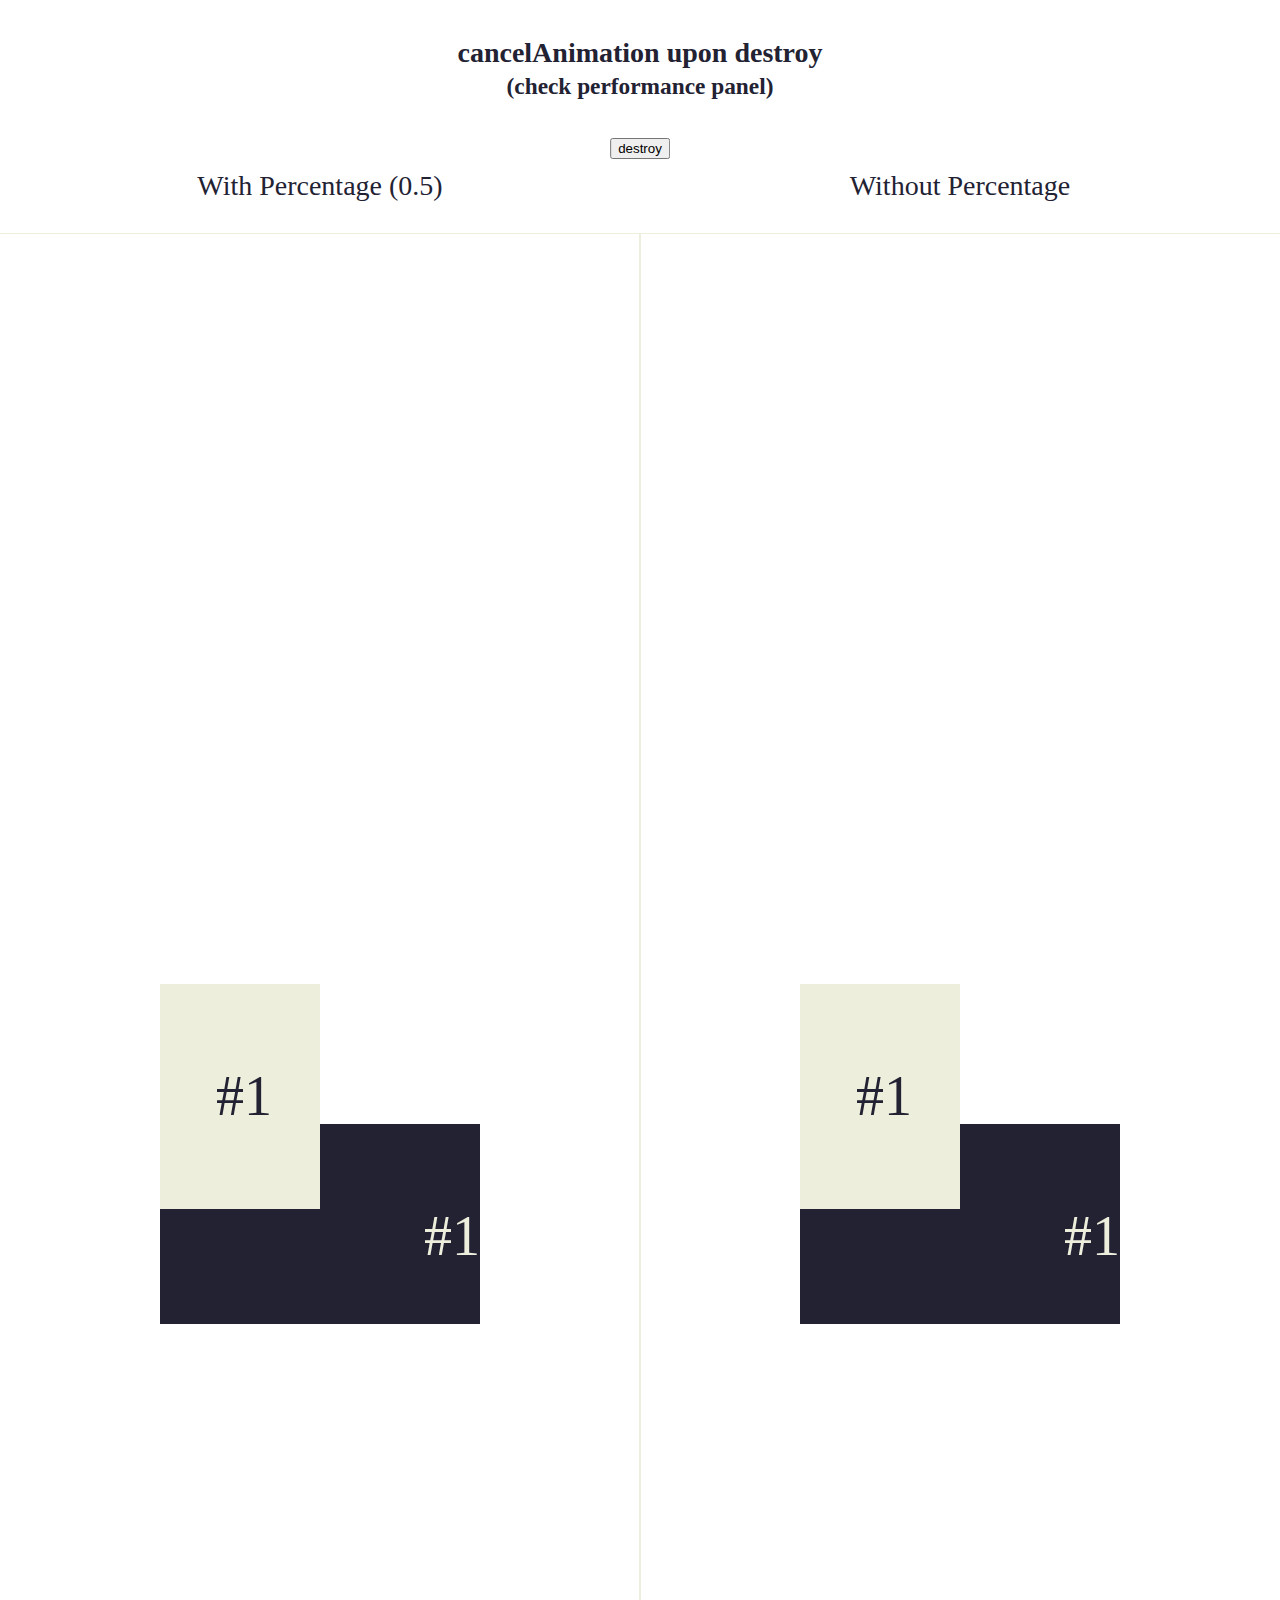
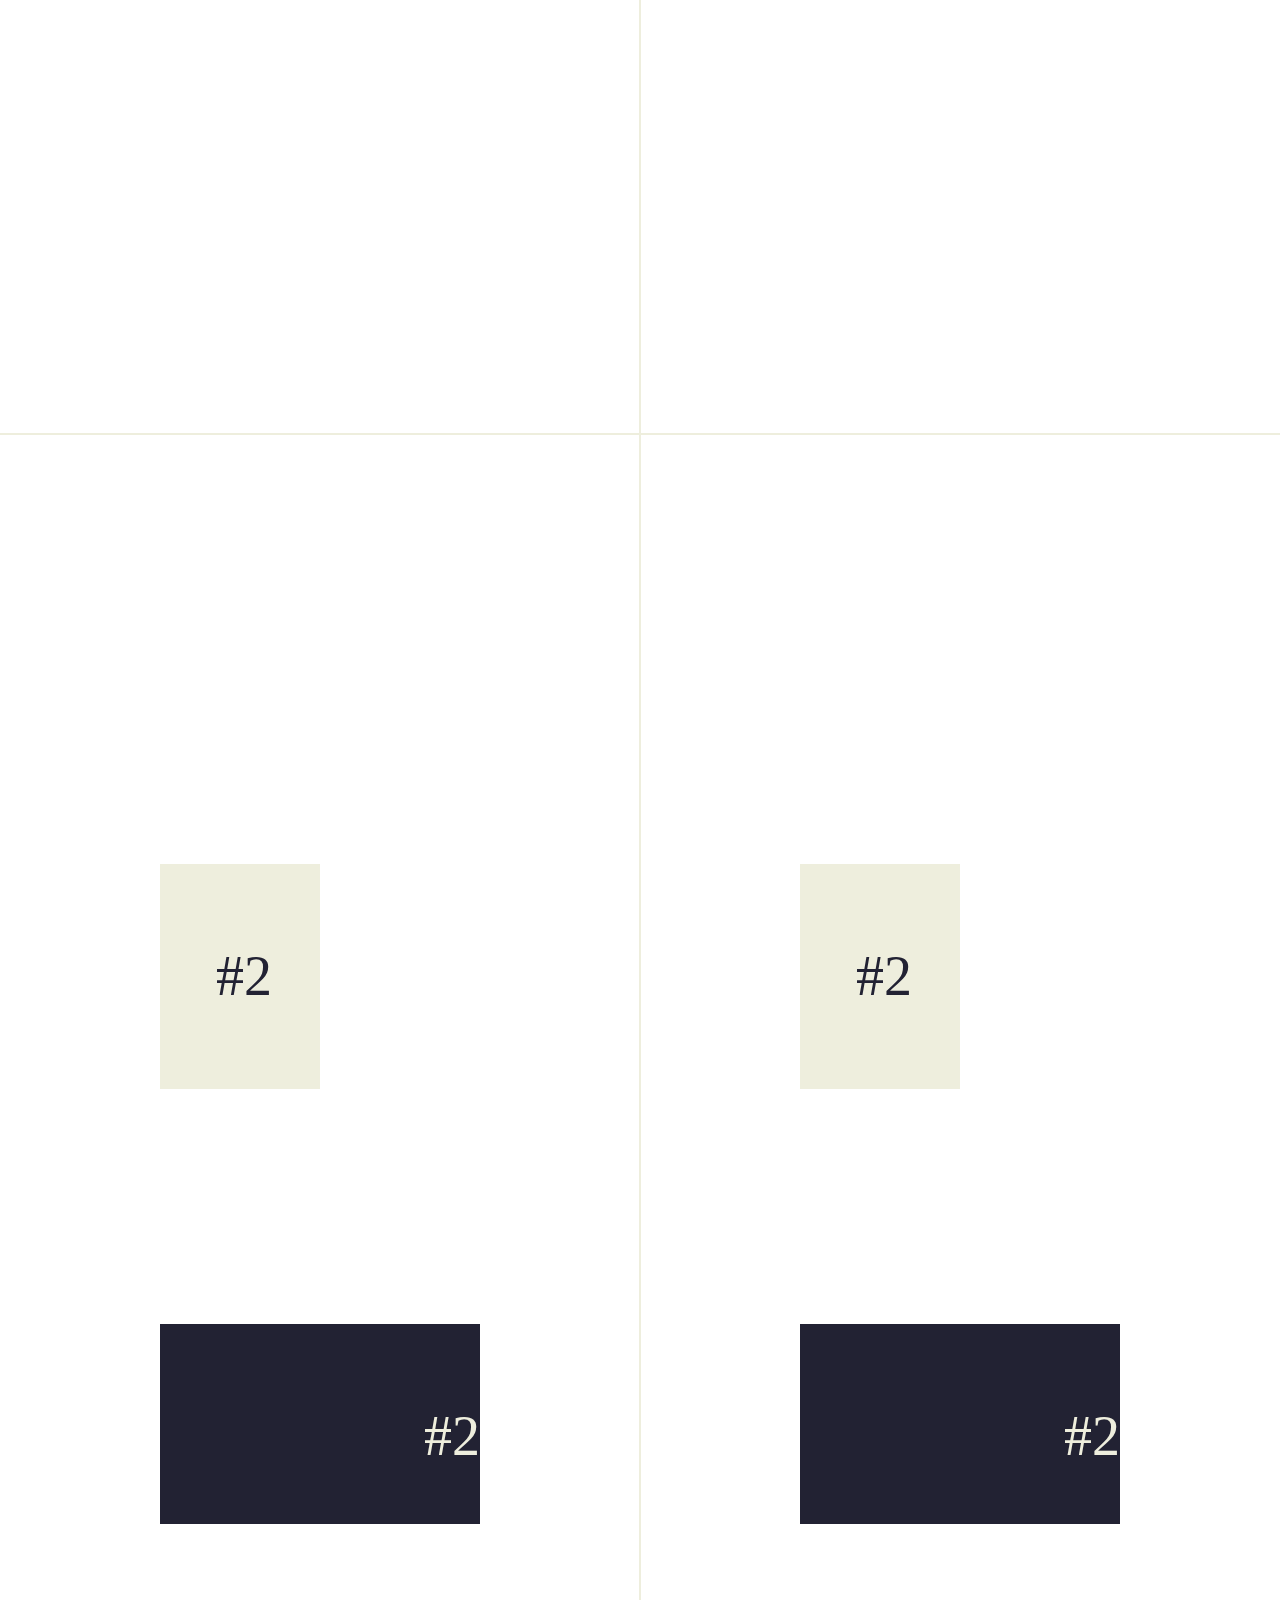
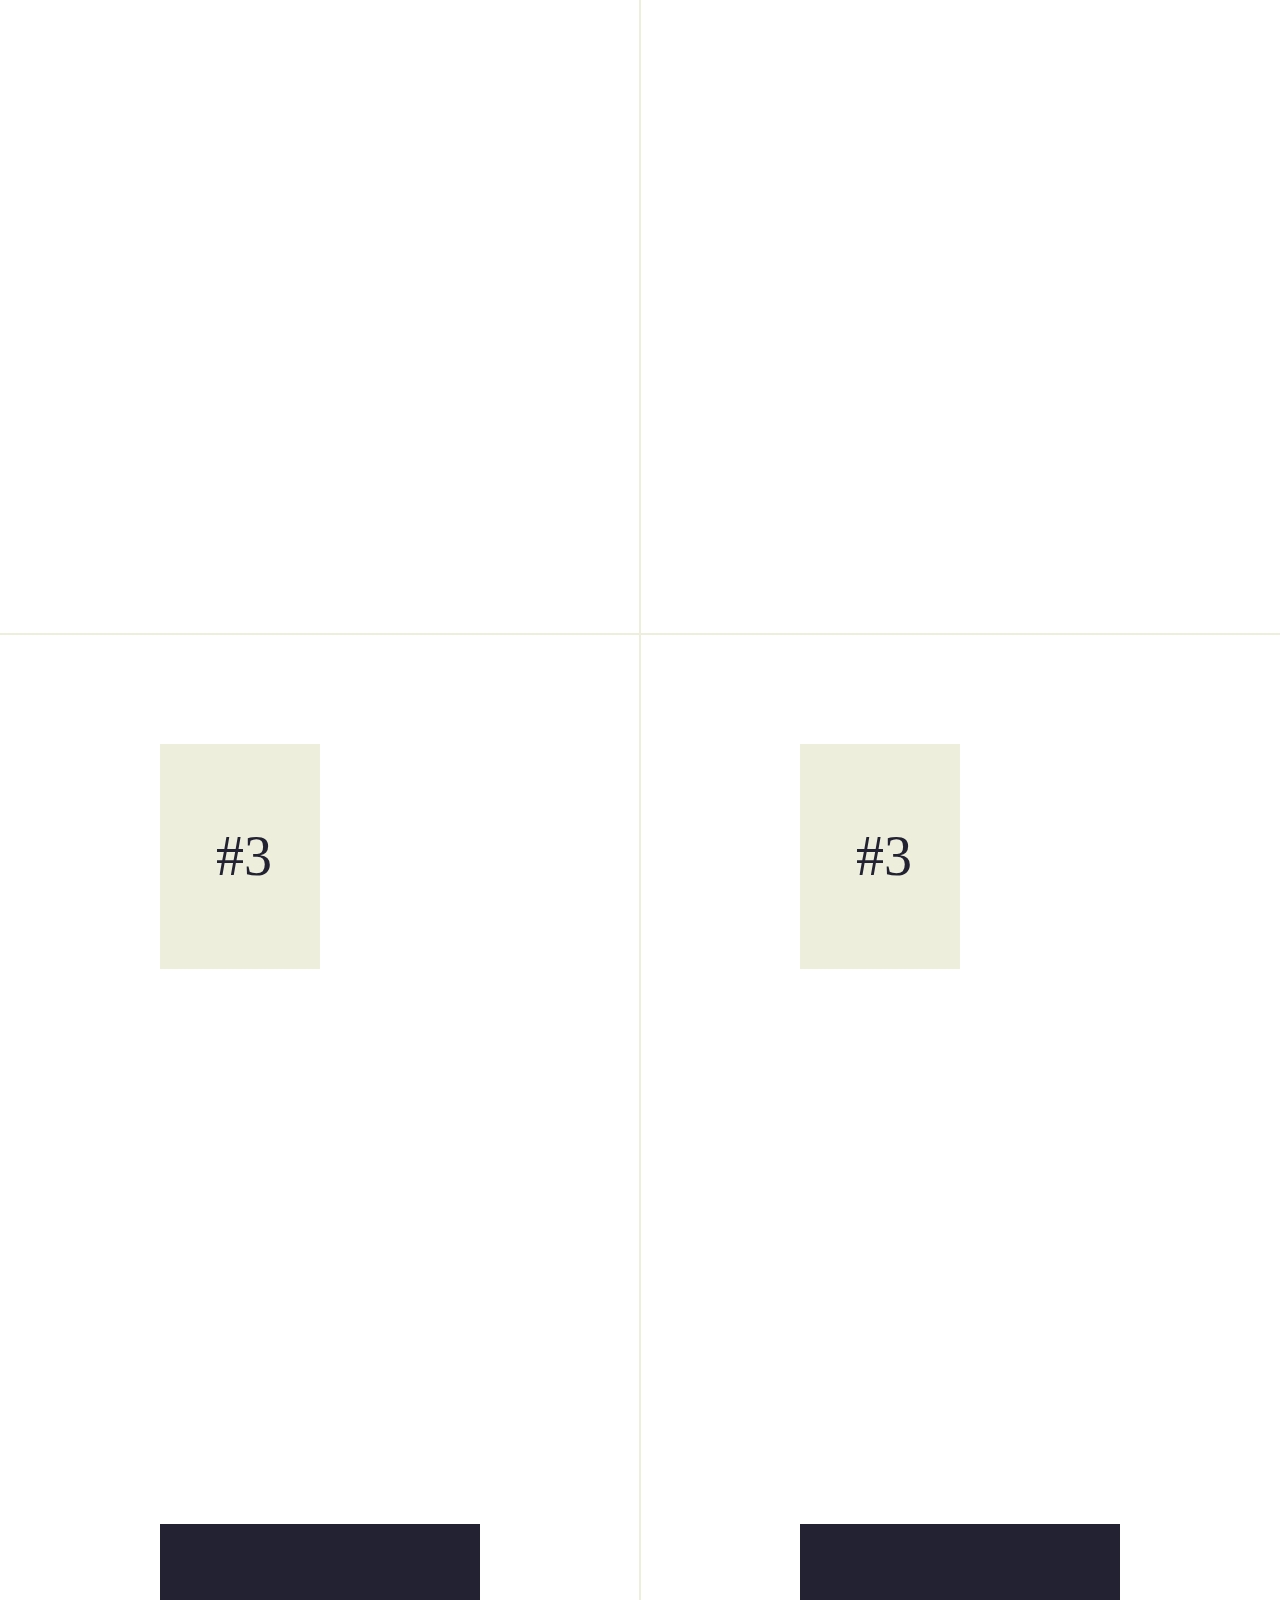
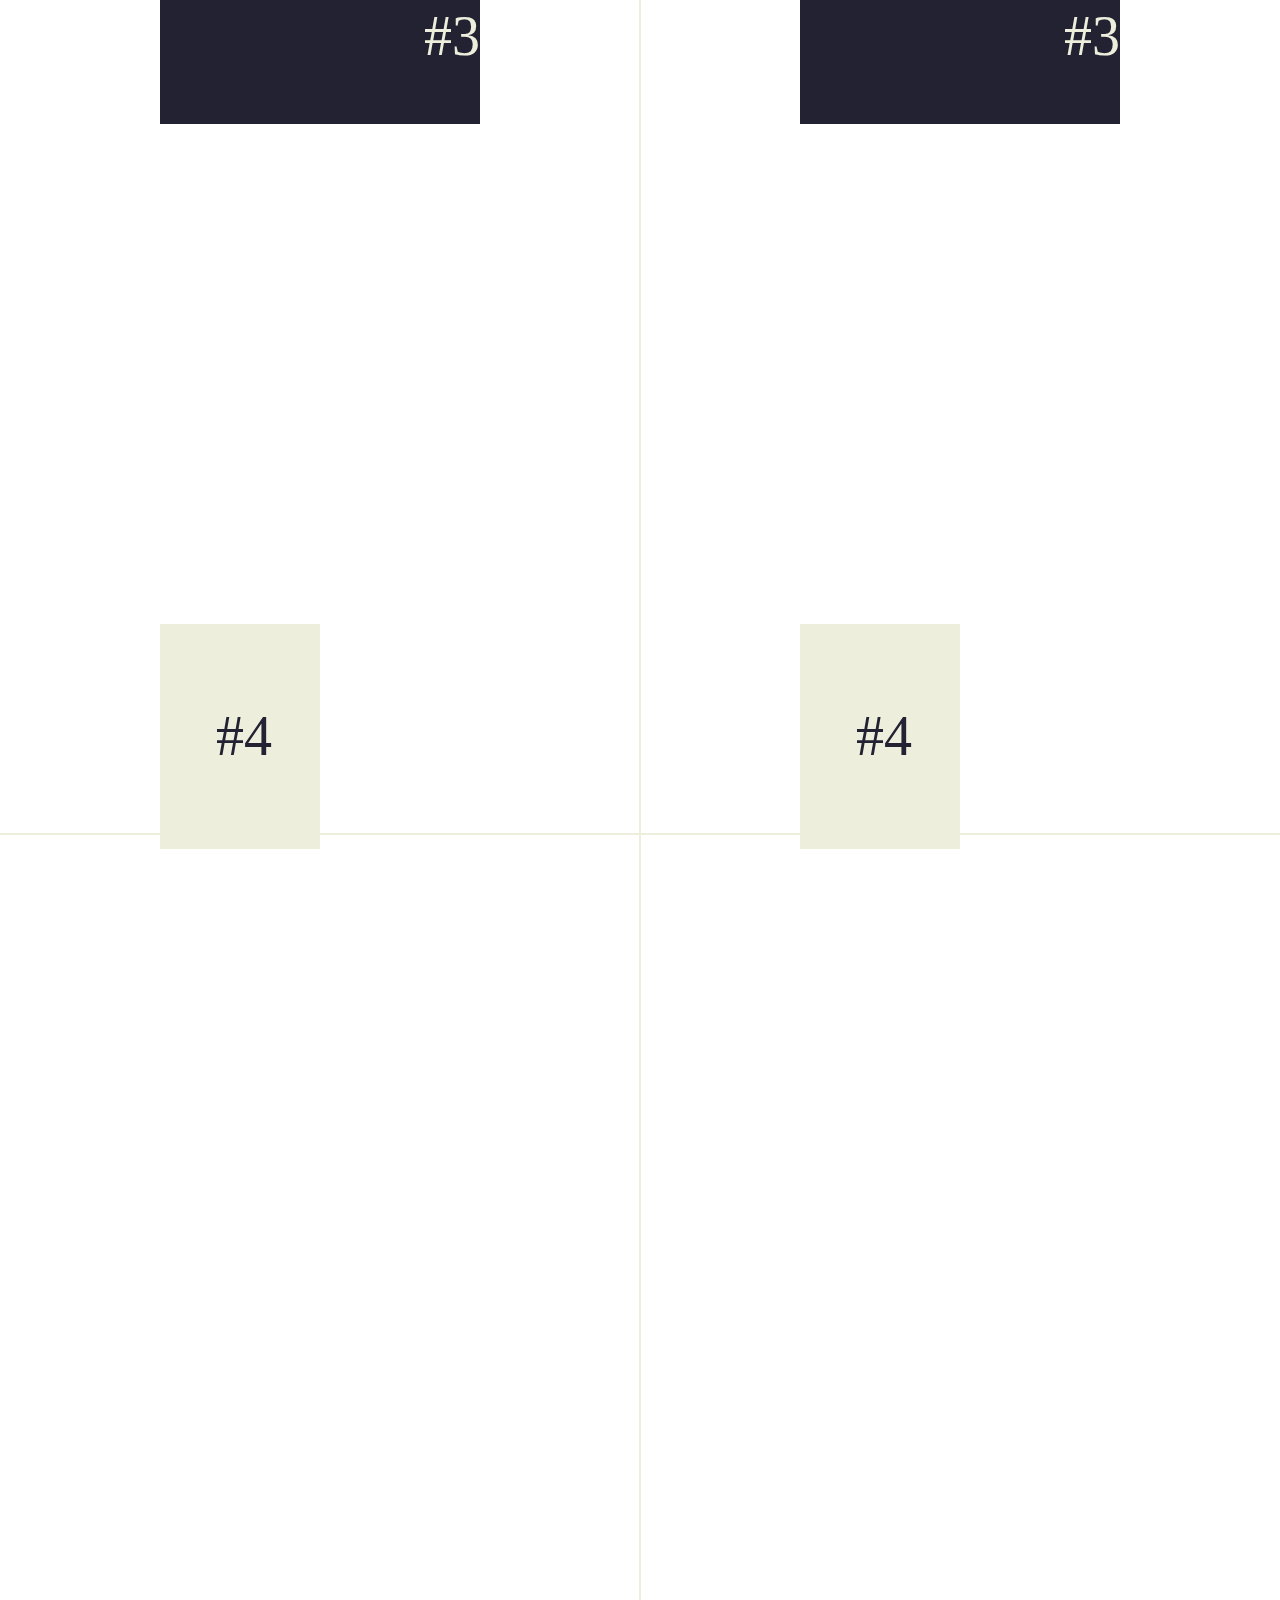
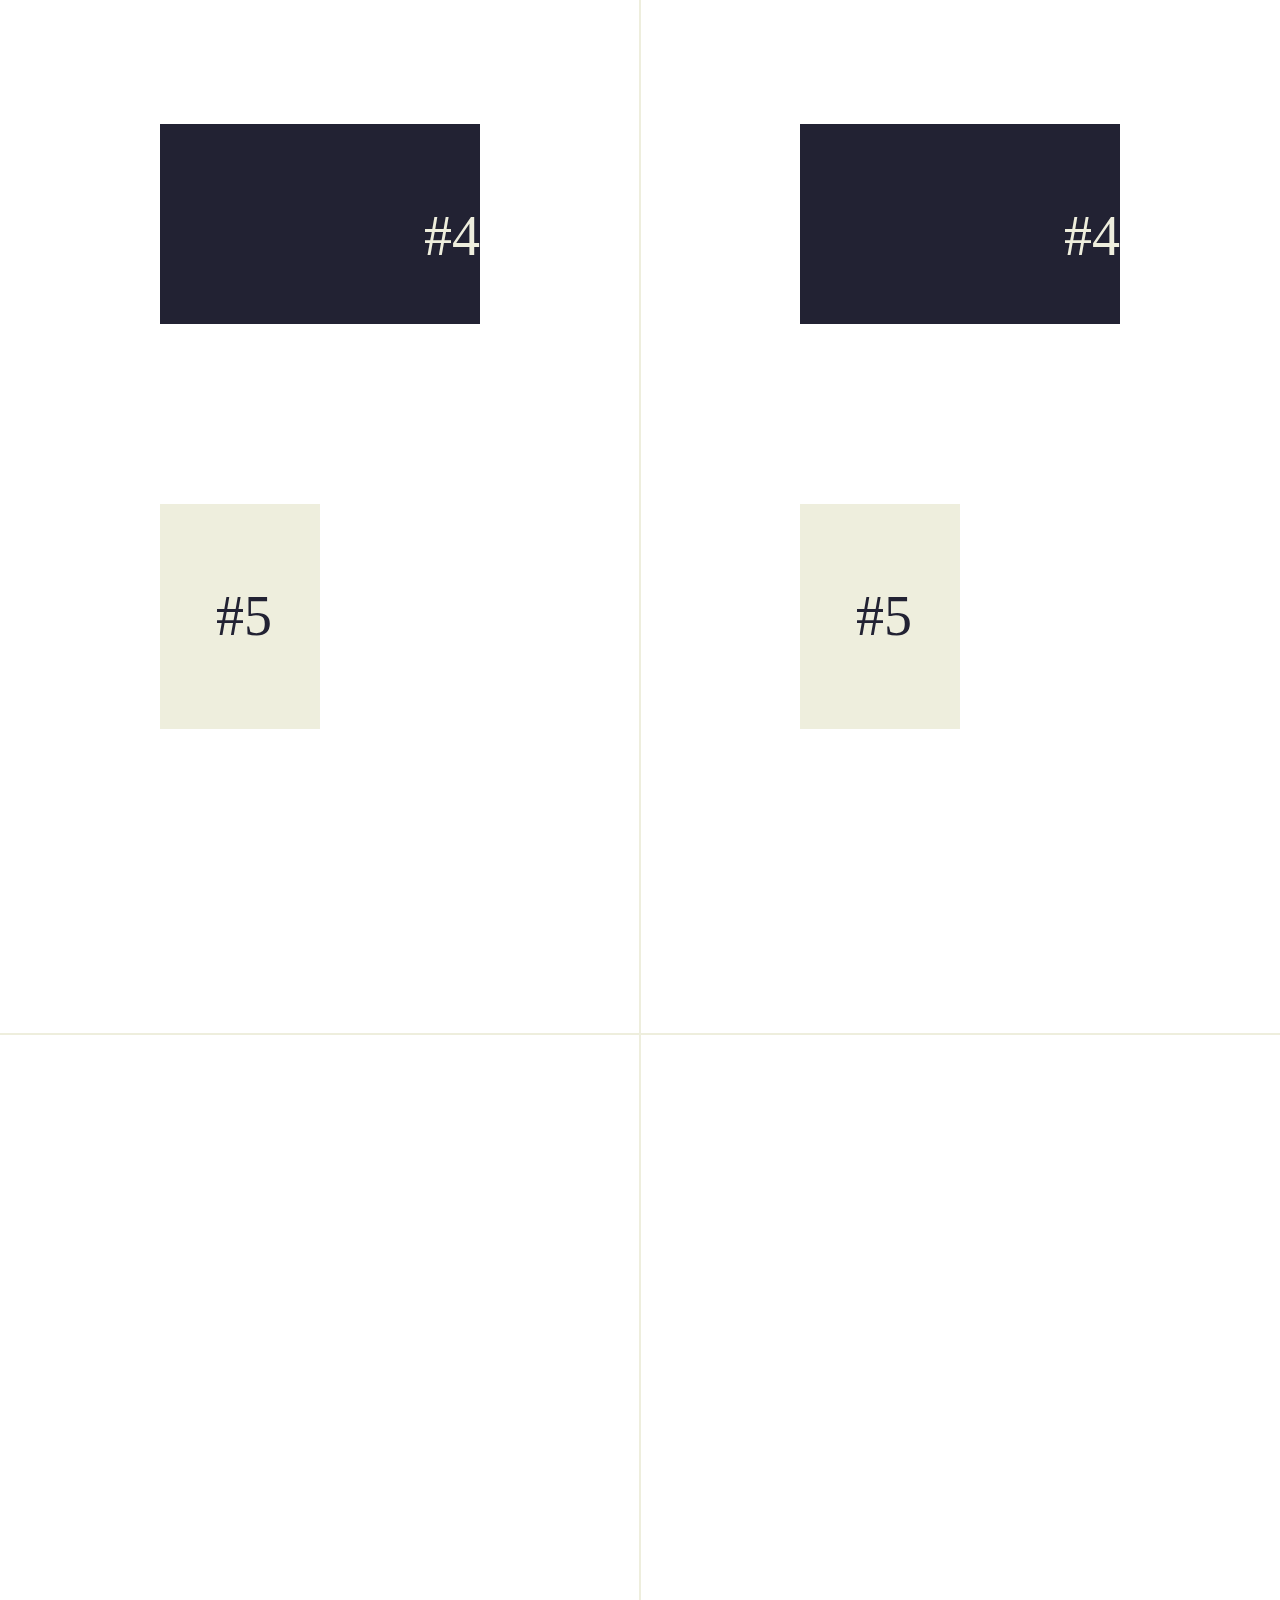
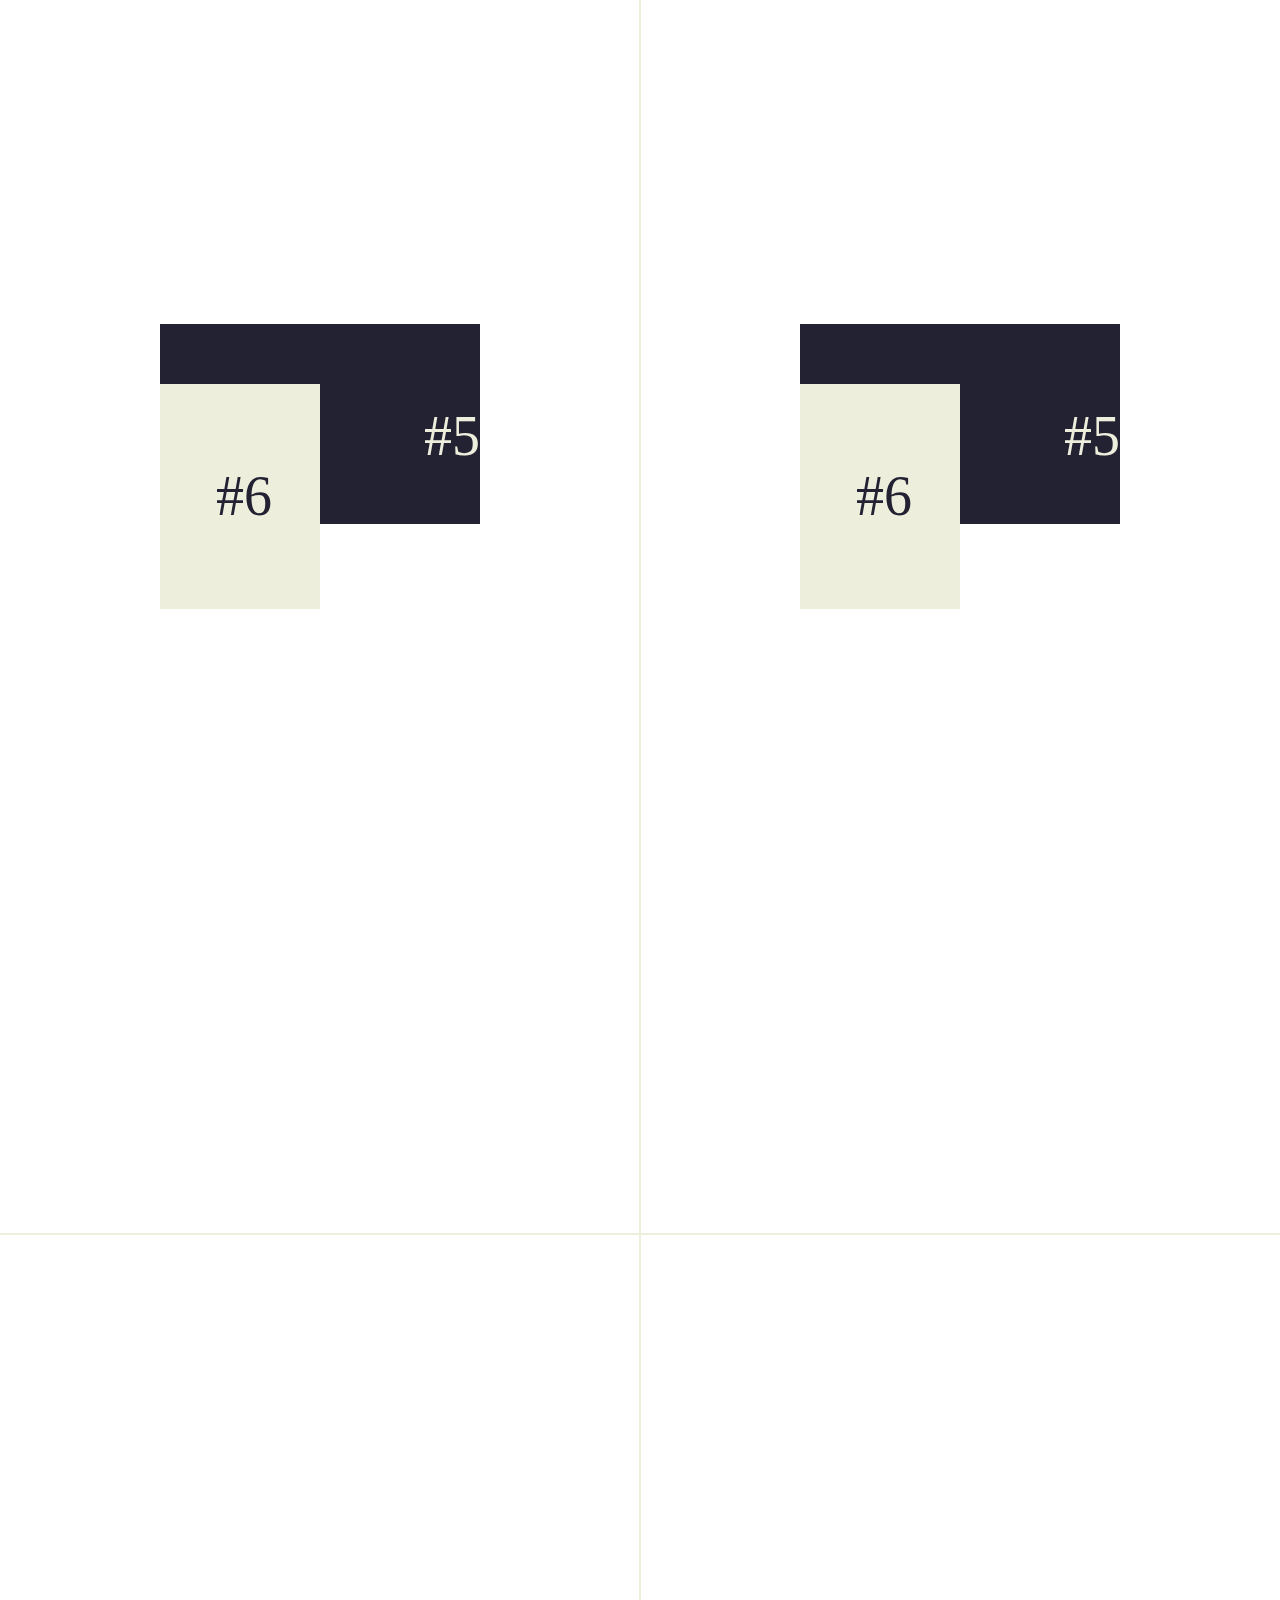
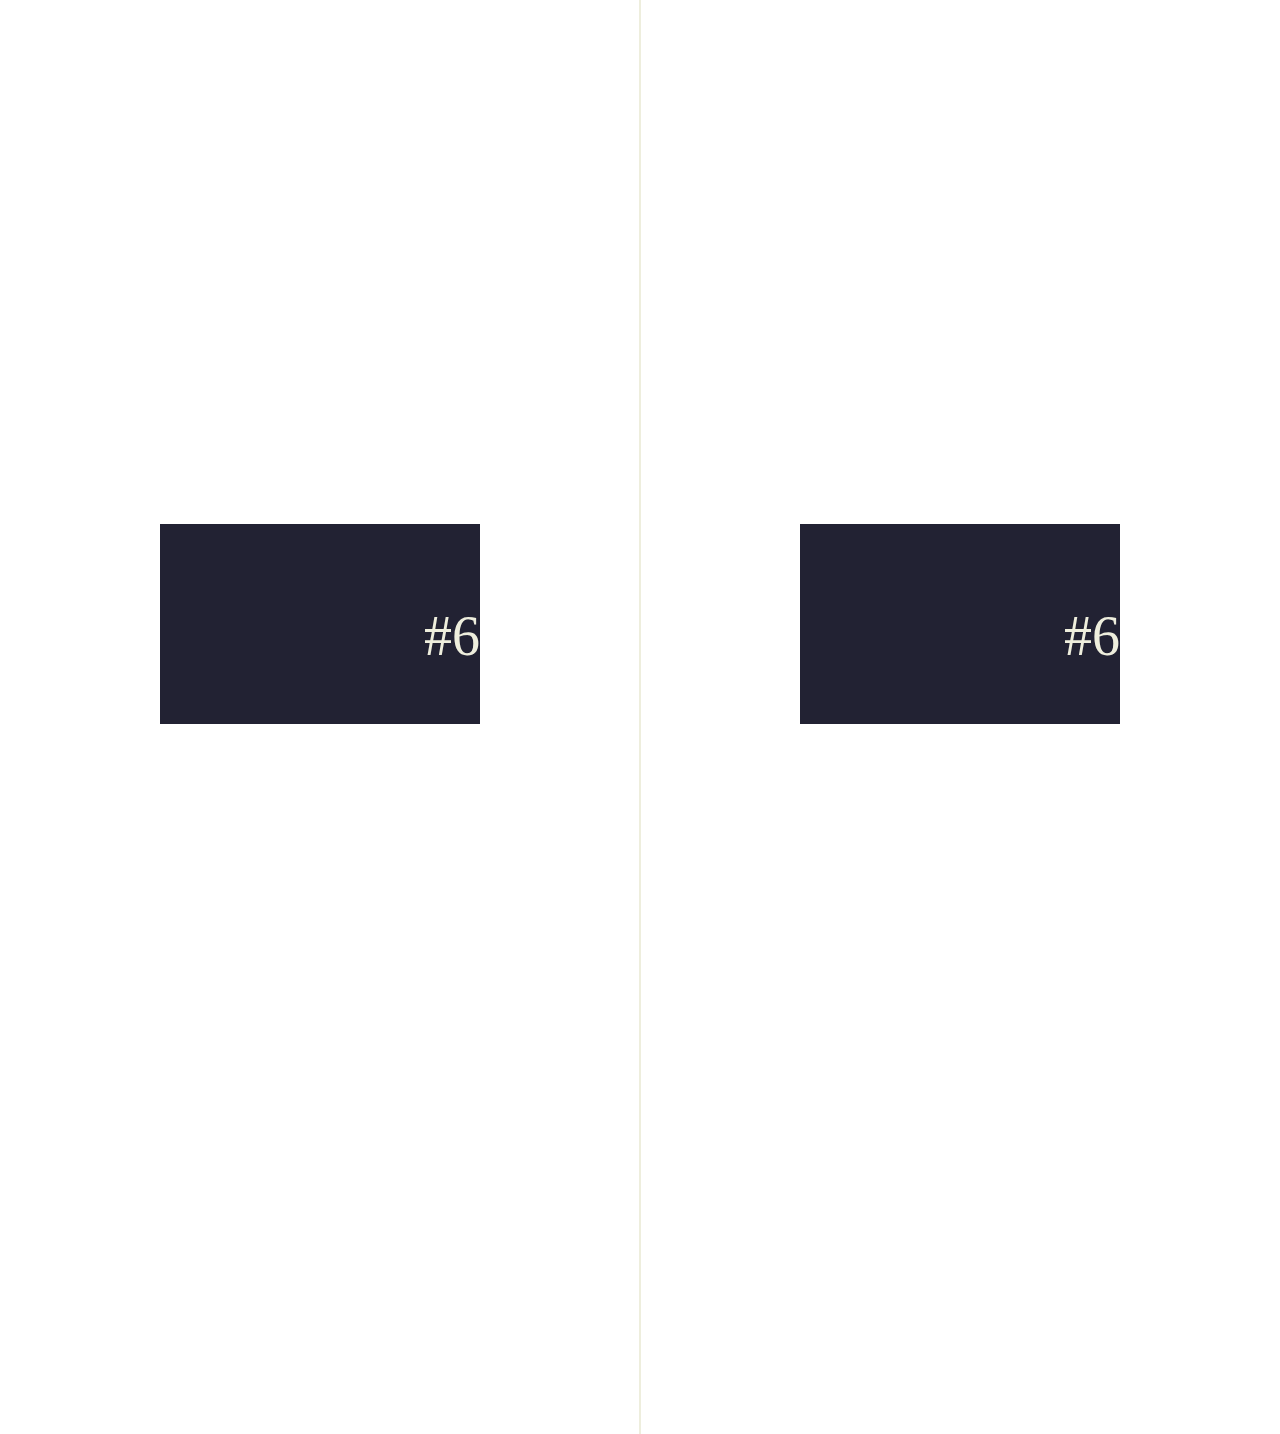
<file: rellax-master/tests/destroy.html>
<!DOCTYPE html>
<html lang="en">
<head>
	<meta charset="UTF-8">
	<meta name="viewport" content="width=device-width, initial-scale=1.0">
	<meta http-equiv="X-UA-Compatible" content="IE=edge">
	<title></title>
	<style>
		html, body{
			color: #223;
			font-size: 21pt;
			margin: 0; padding: 0;
		}
		nav{
			font-size: 21pt;
			line-height: 1.5em;
			position: fixed;
			bottom: 0; left: 0;
		}
		nav a{ color: inherit; }

		.col{
			text-align: center;
			width: 50%;
			float: left;
			box-sizing: border-box;
		}

		h4{ text-align: center;}

		.container{
			display: flex;
			align-items: center;
			outline: 1px solid #eed;
			font-size: 42pt;
			/*padding: 37.5vh 12.5vw;*/
			padding: 0 12.5vw;
			height: 200vh;
		}
		.block{
			background: #223;
			color: #eed;
			line-height: 25vh;
			text-align: right;
			/*padding: 0 42pt;*/
			margin-top: 20vh;
			height: 200px;
			width: 400px;
			position: relative;
		}
		span{
			background: #eed;
			color: #223;
			line-height: 25vh;
			text-align: left;
			padding: 0 42pt;
			display: block;
			width: 50%;
			position: absolute;
			top: 0; left: 0;
			box-sizing: border-box;
		}
    button {
      position: fixed;
      left: 50%;
      transform: translateX(-50%);
    }
	</style>
</head>
<body>
  <h4>cancelAnimation upon destroy <br><small>(check performance panel)</small></h4>
  <button id="destroy">destroy</button>
	<section>
		<div class="col">
			<br>With Percentage (0.5) <br><br>
			<div id="21" class="container"><div class="block">#1<span class="rellax" data-rellax-percentage="0.5">#1</span></div></div>
			<div id="22" class="container"><div class="block">#2<span class="rellax" data-rellax-percentage="0.5">#2</span></div></div>
			<div id="23" class="container"><div class="block">#3<span class="rellax" data-rellax-percentage="0.5">#3</span></div></div>
			<div id="24" class="container"><div class="block">#4<span class="rellax" data-rellax-percentage="0.5" style="transition: transform 10s cubic-bezier(0,1,.5,1);">#4</span></div></div>
			<div id="25" class="container"><div class="block">#5<span class="rellax" data-rellax-percentage="0.5" style="transition: transform 10s cubic-bezier(0,1,.5,1);">#5</span></div></div>
			<div id="26" class="container"><div class="block">#6<span class="rellax" data-rellax-percentage="0.5" style="transition: transform 10s cubic-bezier(0,1,.5,1);">#6</span></div></div>
		</div>
		<div class="col">
			<br>Without Percentage <br><br>
			<div id="21" class="container"><div class="block">#1<span class="rellax" style="transition: transform 10s cubic-bezier(0,1,.5,1);">#1</span></div></div>
			<div id="22" class="container"><div class="block">#2<span class="rellax" style="transition: transform 10s cubic-bezier(0,1,.5,1);">#2</span></div></div>
			<div id="23" class="container"><div class="block">#3<span class="rellax" style="transition: transform 10s cubic-bezier(0,1,.5,1);">#3</span></div></div>
			<div id="24" class="container"><div class="block">#4<span class="rellax">#4</span></div></div>
			<div id="25" class="container"><div class="block">#5<span class="rellax">#5</span></div></div>
			<div id="26" class="container"><div class="block">#6<span class="rellax">#6</span></div></div>
		</div>
	</section>

	<!-- Scripts -->
	<script src="../rellax.js"></script>
	<script>

    var rellax = new Rellax('.rellax', {
      center: true,
      callback: function(positions) {
        // callback every position change
        console.log(positions);
      }
    });

    // test cancaelAnimation on Rellax destroy
    document.querySelector('#destroy').addEventListener('click', function() {

      rellax.destroy();

    }, false);
	</script>
</body>
</html>
</file>
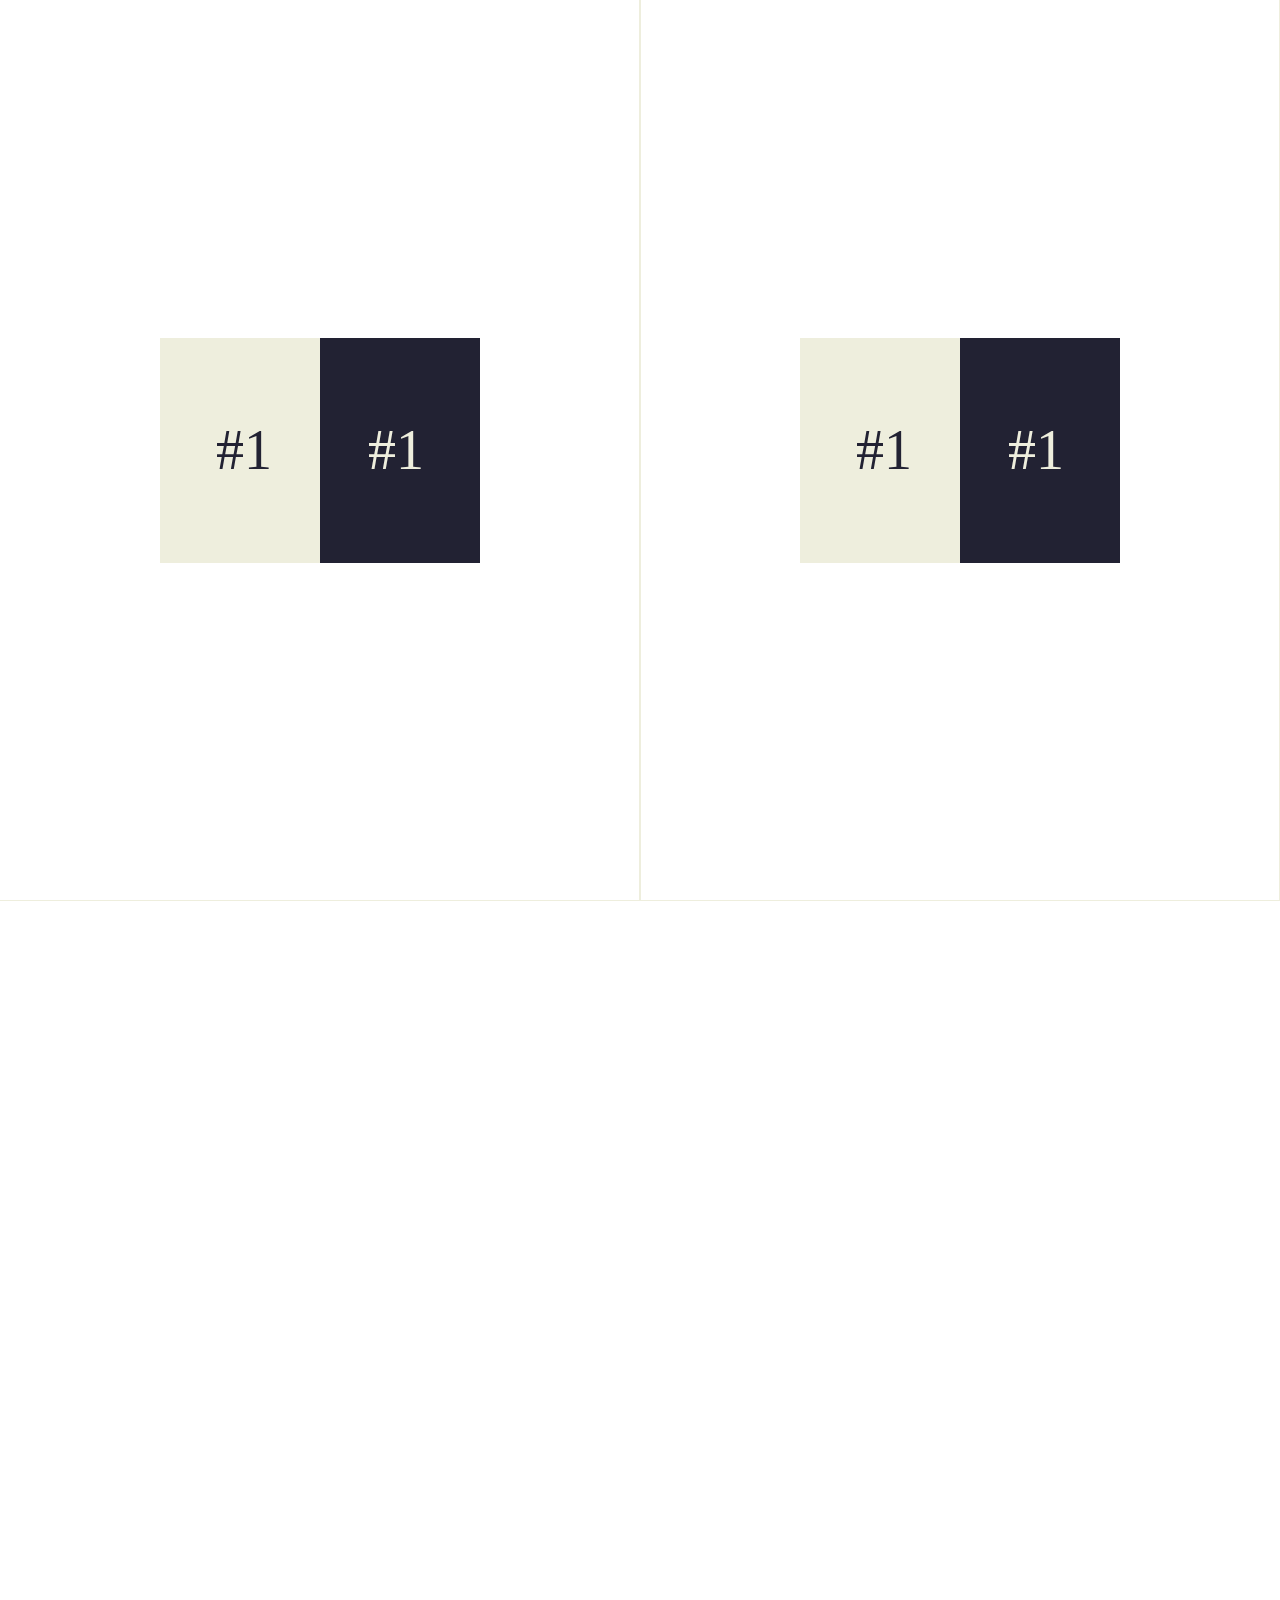
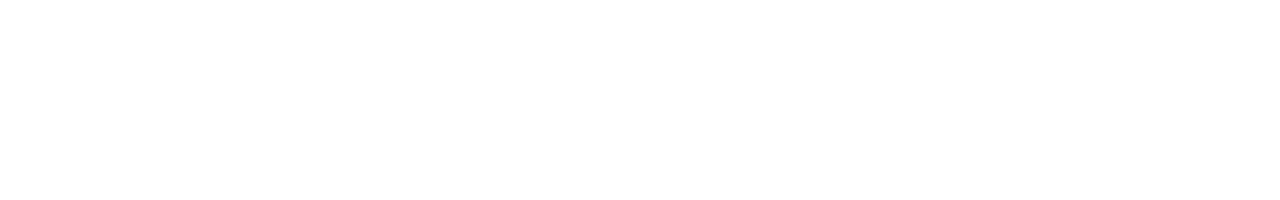
<file: rellax-master/tests/horizontal.html>
<!DOCTYPE html>
<html lang="en">
<head>
  <meta charset="UTF-8">
  <meta name="viewport" content="width=device-width, initial-scale=1.0">
  <meta http-equiv="X-UA-Compatible" content="IE=edge">
  <title></title>
  <style>
    html, body{
      color: #223;
      font-size: 21pt;
      margin: 0; padding: 0;
    }
    body
    {
      display: -webkit-box;  /* OLD - iOS 6-, Safari 3.1-6, BB7 */
      display: -ms-flexbox;  /* TWEENER - IE 10 */
      display: -webkit-flex; /* NEW - Safari 6.1+. iOS 7.1+, BB10 */
      display: flex;         /* NEW, Spec - Firefox, Chrome, Opera */
      width: 400vw;
    }
    nav{
      font-size: 21pt;
      line-height: 1.5em;
      position: fixed;
      bottom: 0; left: 0;
    }
    nav a{ color: inherit; }

    section
    {
      width: 100vw;
      height: 200vh;
      -webkit-box-flex: 1;   /* OLD - iOS 6-, Safari 3.1-6 */
      -webkit-flex: 1;       /* Safari 6.1+. iOS 7.1+, BB10 */
      -ms-flex: 1;           /* IE 10 */
      flex: 1;               /* NEW, Spec - Firefox, Chrome */
    }

    .col{
      text-align: center;
      width: 50%;
      float: left;
      box-sizing: border-box;
    }

    h4{ text-align: center;}

    .container{
      outline: 1px solid #eed;
      font-size: 42pt;
      padding: 37.5vh 12.5vw;
    }
    .block{
      background: #223;
      color: #eed;
      line-height: 25vh;
      text-align: right;
      padding: 0 42pt;
      position: relative;
    }
    span{
      background: #eed;
      color: #223;
      line-height: 25vh;
      text-align: left;
      padding: 0 42pt;
      display: block;
      width: 50%;
      position: absolute;
      top: 0; left: 0;
      box-sizing: border-box;
    }
  </style>
</head>
<body>

<section>
  <div class="col">
    <div class="container"><div class="block">#1<span class="rellax" data-rellax-speed="2">#1</span></div></div>
  </div>
  <div class="col">
    <div class="container"><div class="block">#1<span class="rellax" data-rellax-speed="-2">#1</span></div></div>
  </div>
</section>


<section>
  <div class="col">
    <div class="container"><div class="block">#2<span class="rellax" data-rellax-speed="4">#2</span></div></div>
  </div>
  <div class="col">
    <div class="container"><div class="block">#2<span class="rellax" data-rellax-speed="-4">#2</span></div></div>
  </div>
</section>


<section>
  <div class="col">
    <div class="container"><div class="block">#3<span class="rellax" data-rellax-speed="6" data-rellax-percentage="0.5">#3</span></div></div>
  </div>
  <div class="col">
    <div class="container"><div class="block">#3<span class="rellax" data-rellax-speed="-6" data-rellax-percentage="0.5">#3</span></div></div>
  </div>
</section>


<section>
  <div class="col">
    <div class="container"><div class="block">#4<span class="rellax" data-rellax-speed="8" data-rellax-percentage="0.5">#4</span></div></div>
  </div>
  <div class="col">
    <div class="container"><div class="block">#4<span class="rellax" data-rellax-speed="-8" data-rellax-percentage="0.5">#4</span></div></div>
  </div>
</section>

<!-- Scripts -->
<script src="../rellax.js"></script>
<script>
  var rellax = new Rellax('.rellax', {horizontal: true, vertical: true});
</script>
</body>
</html>
</file>
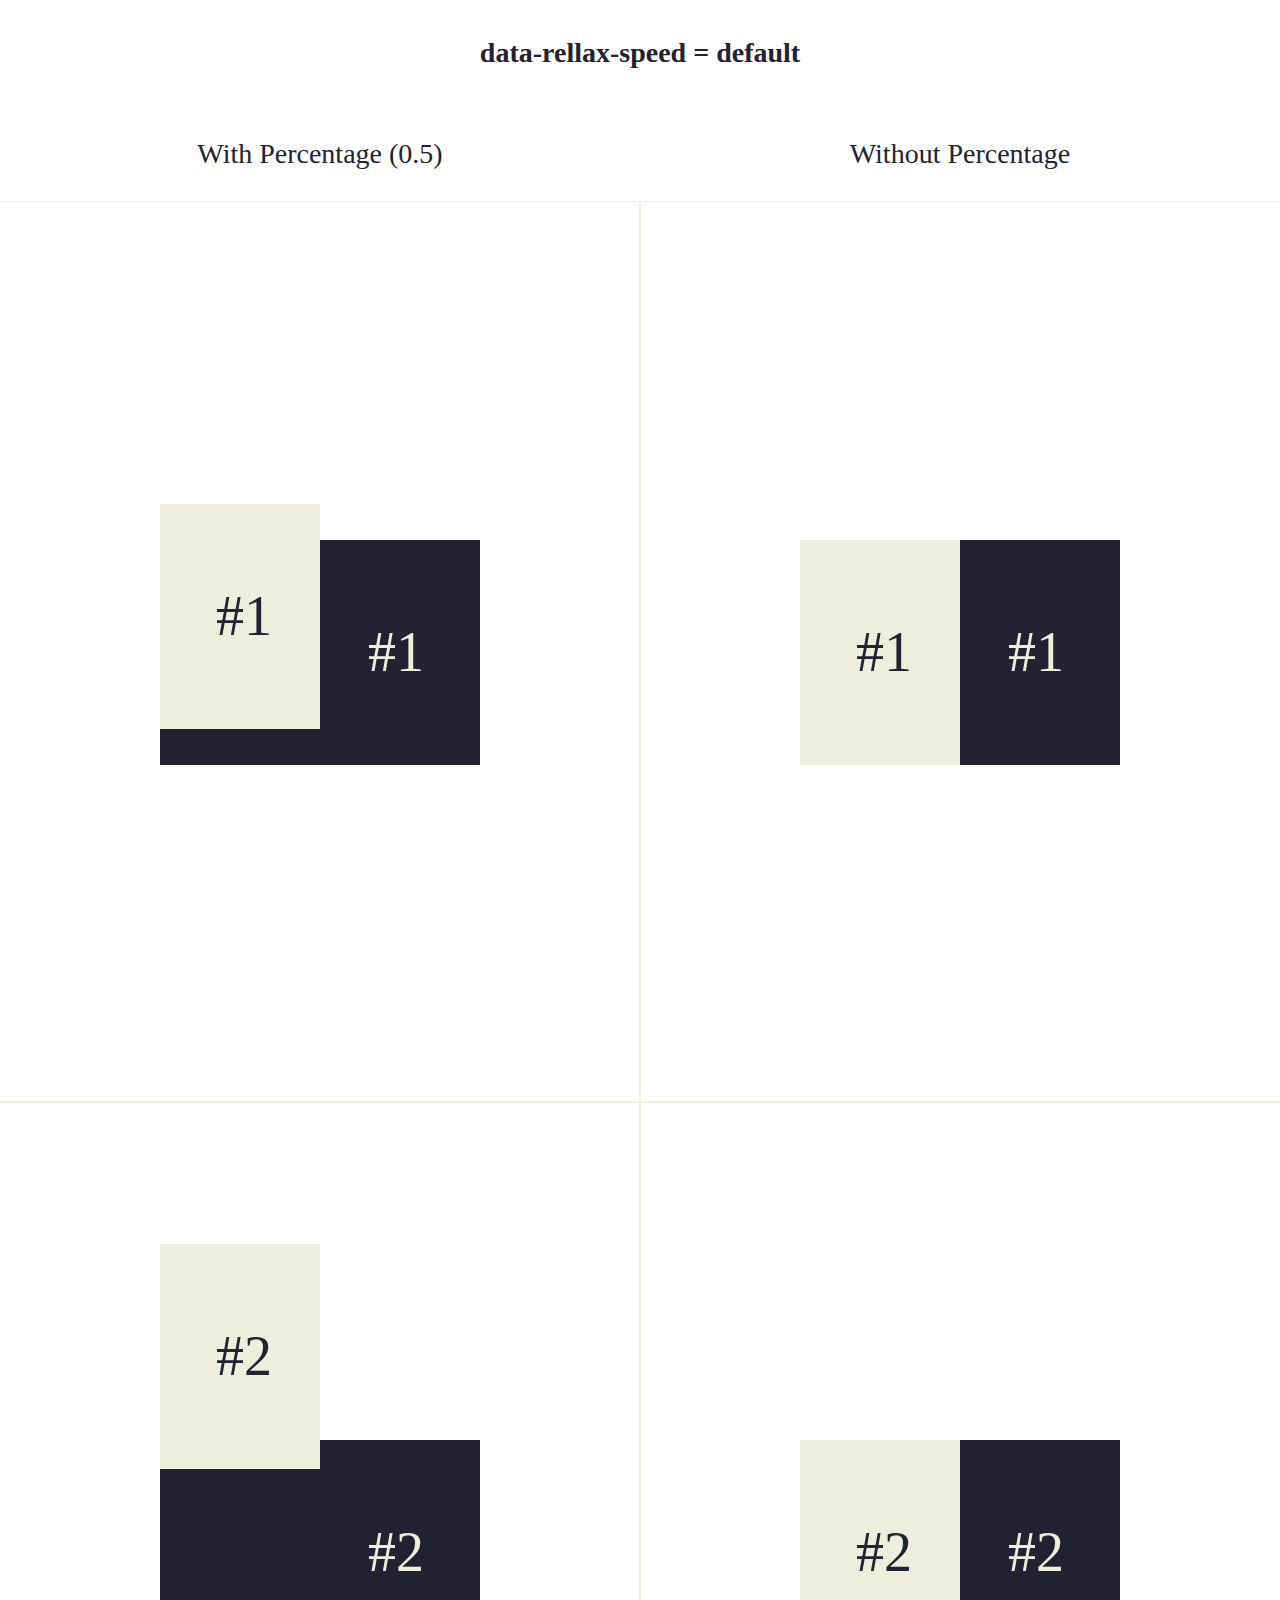
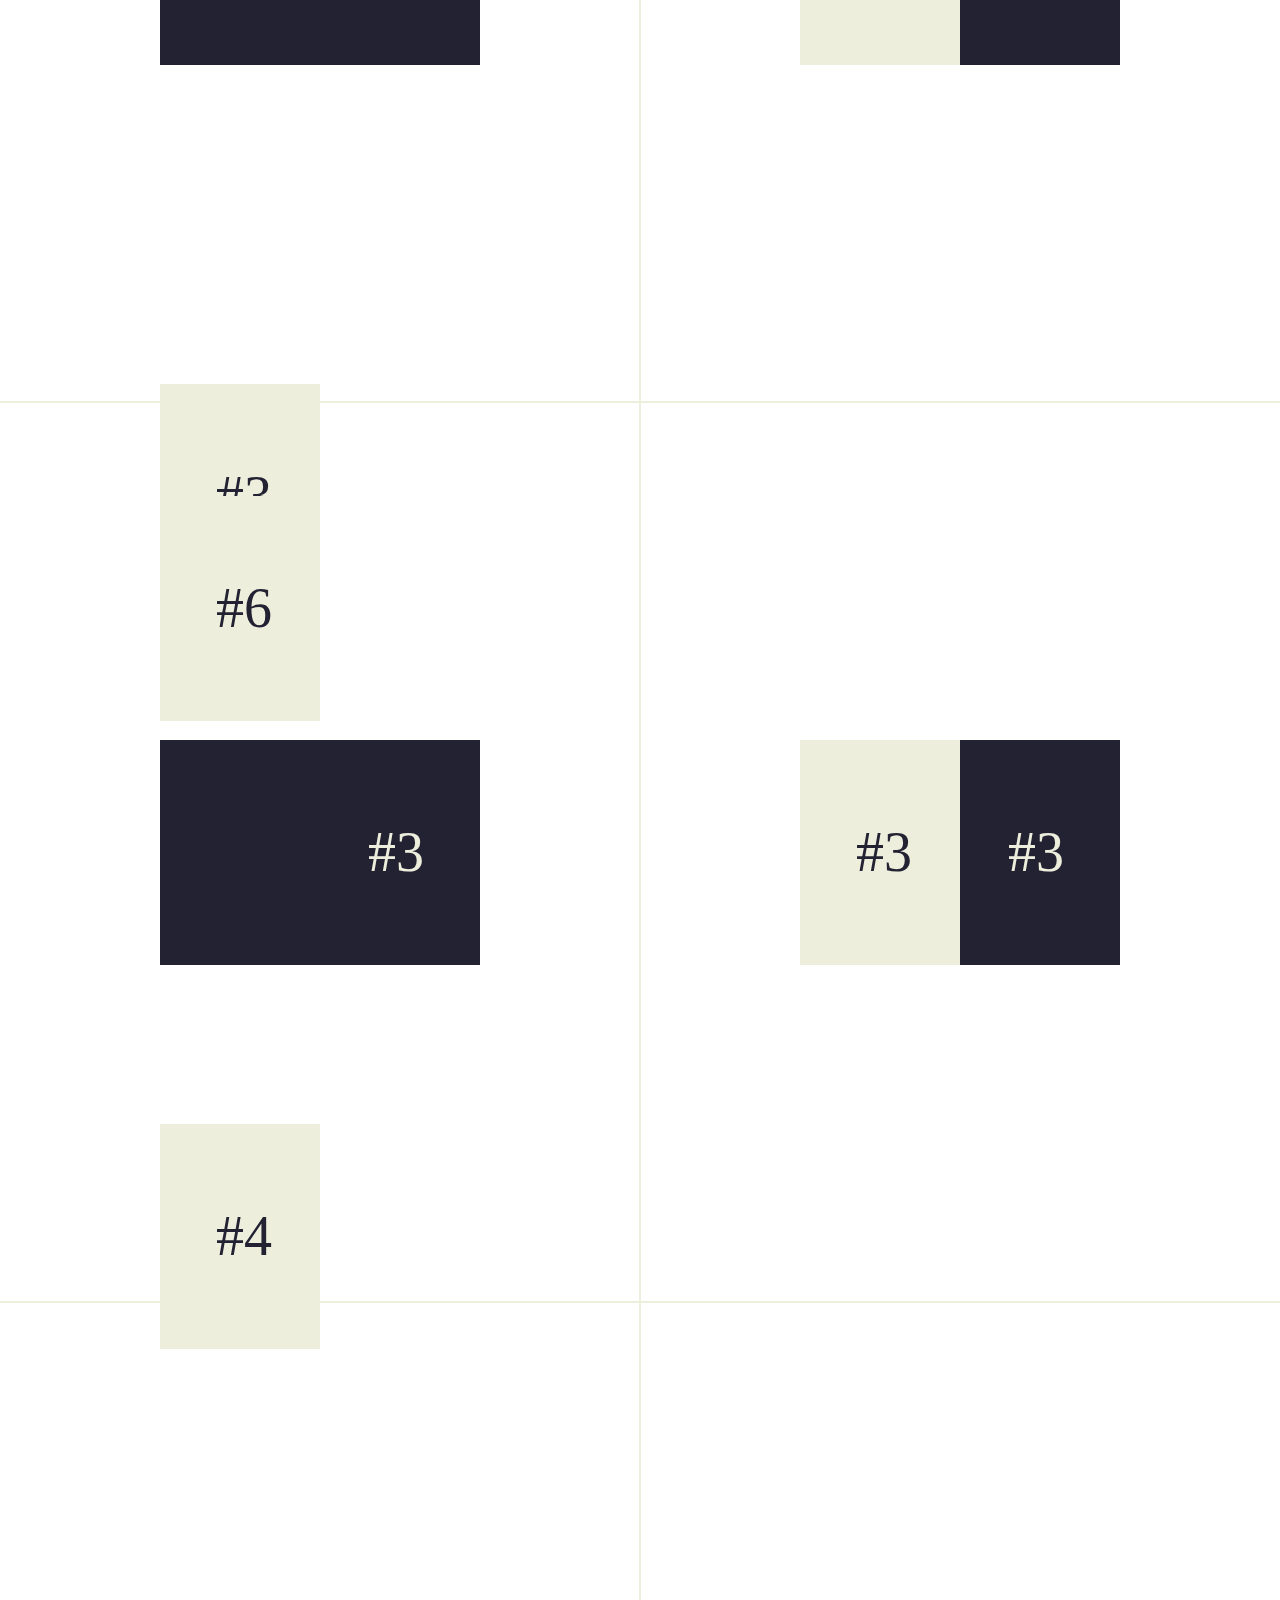
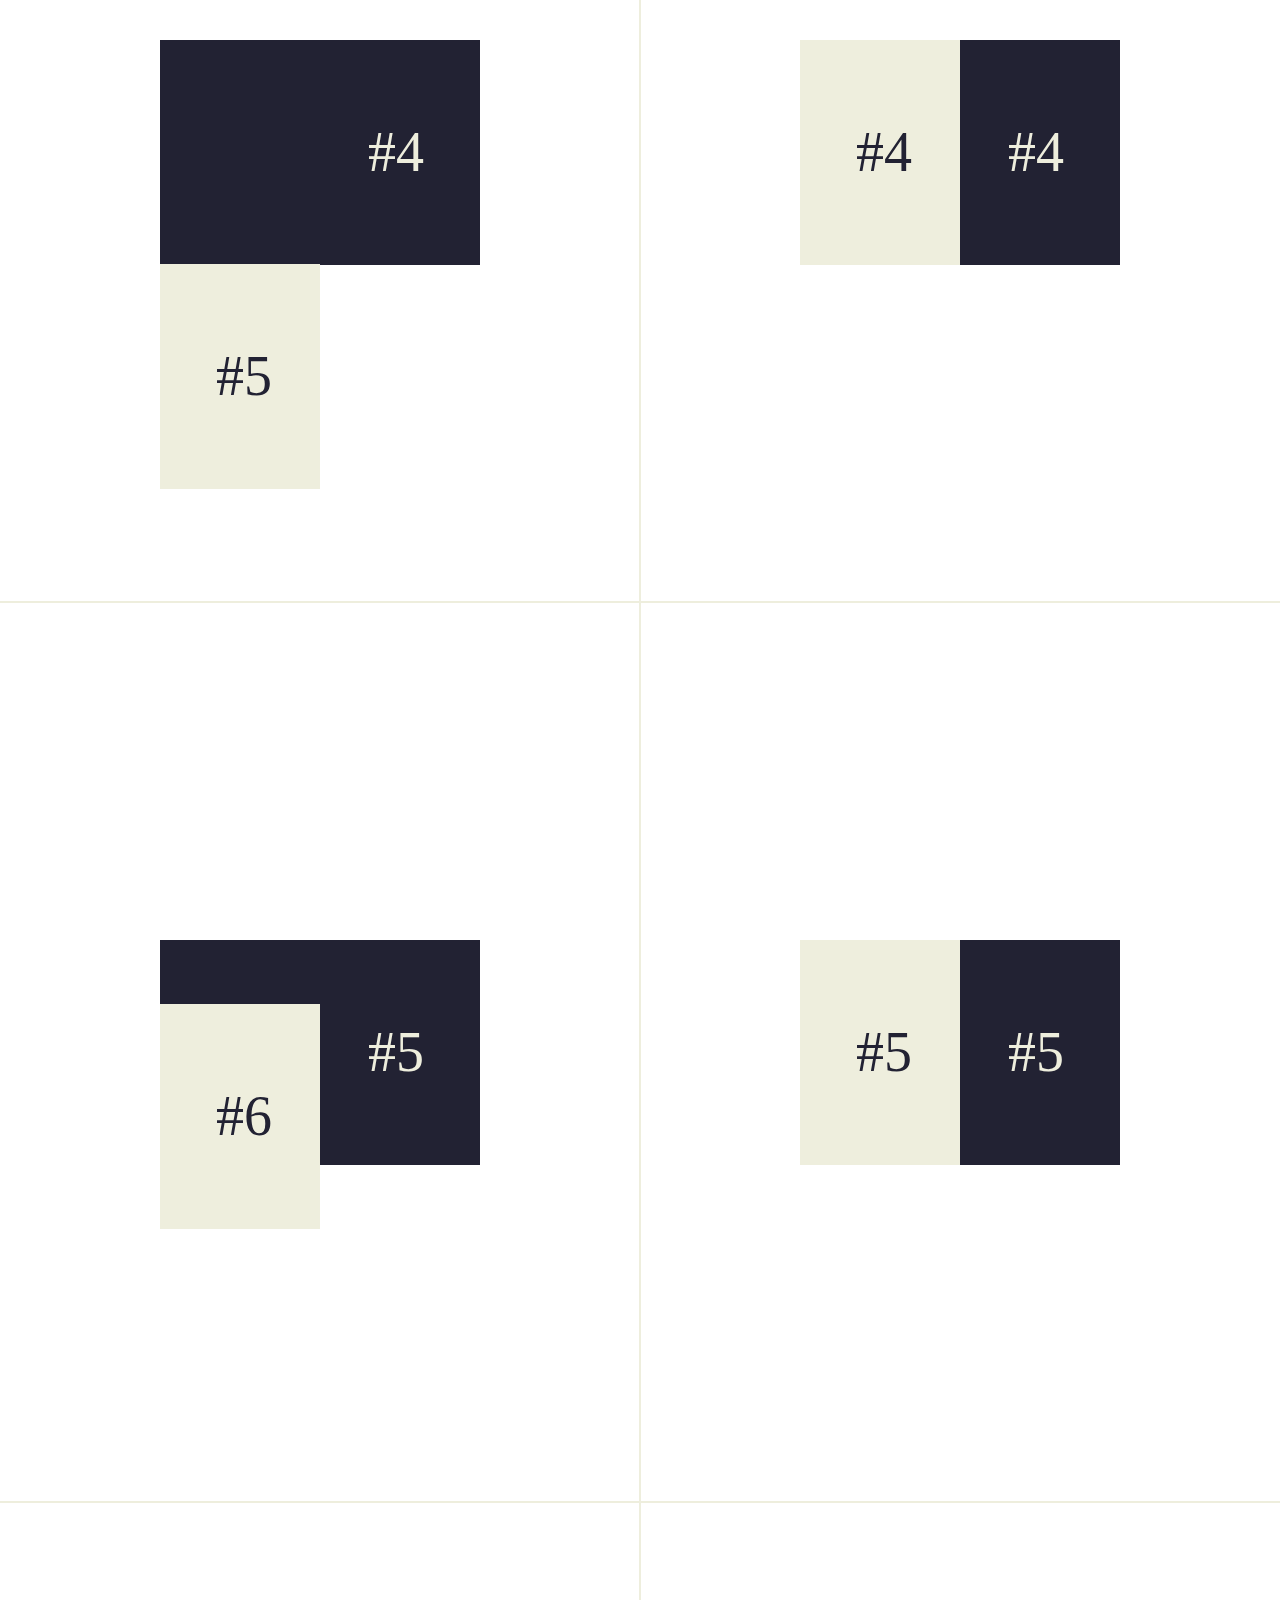
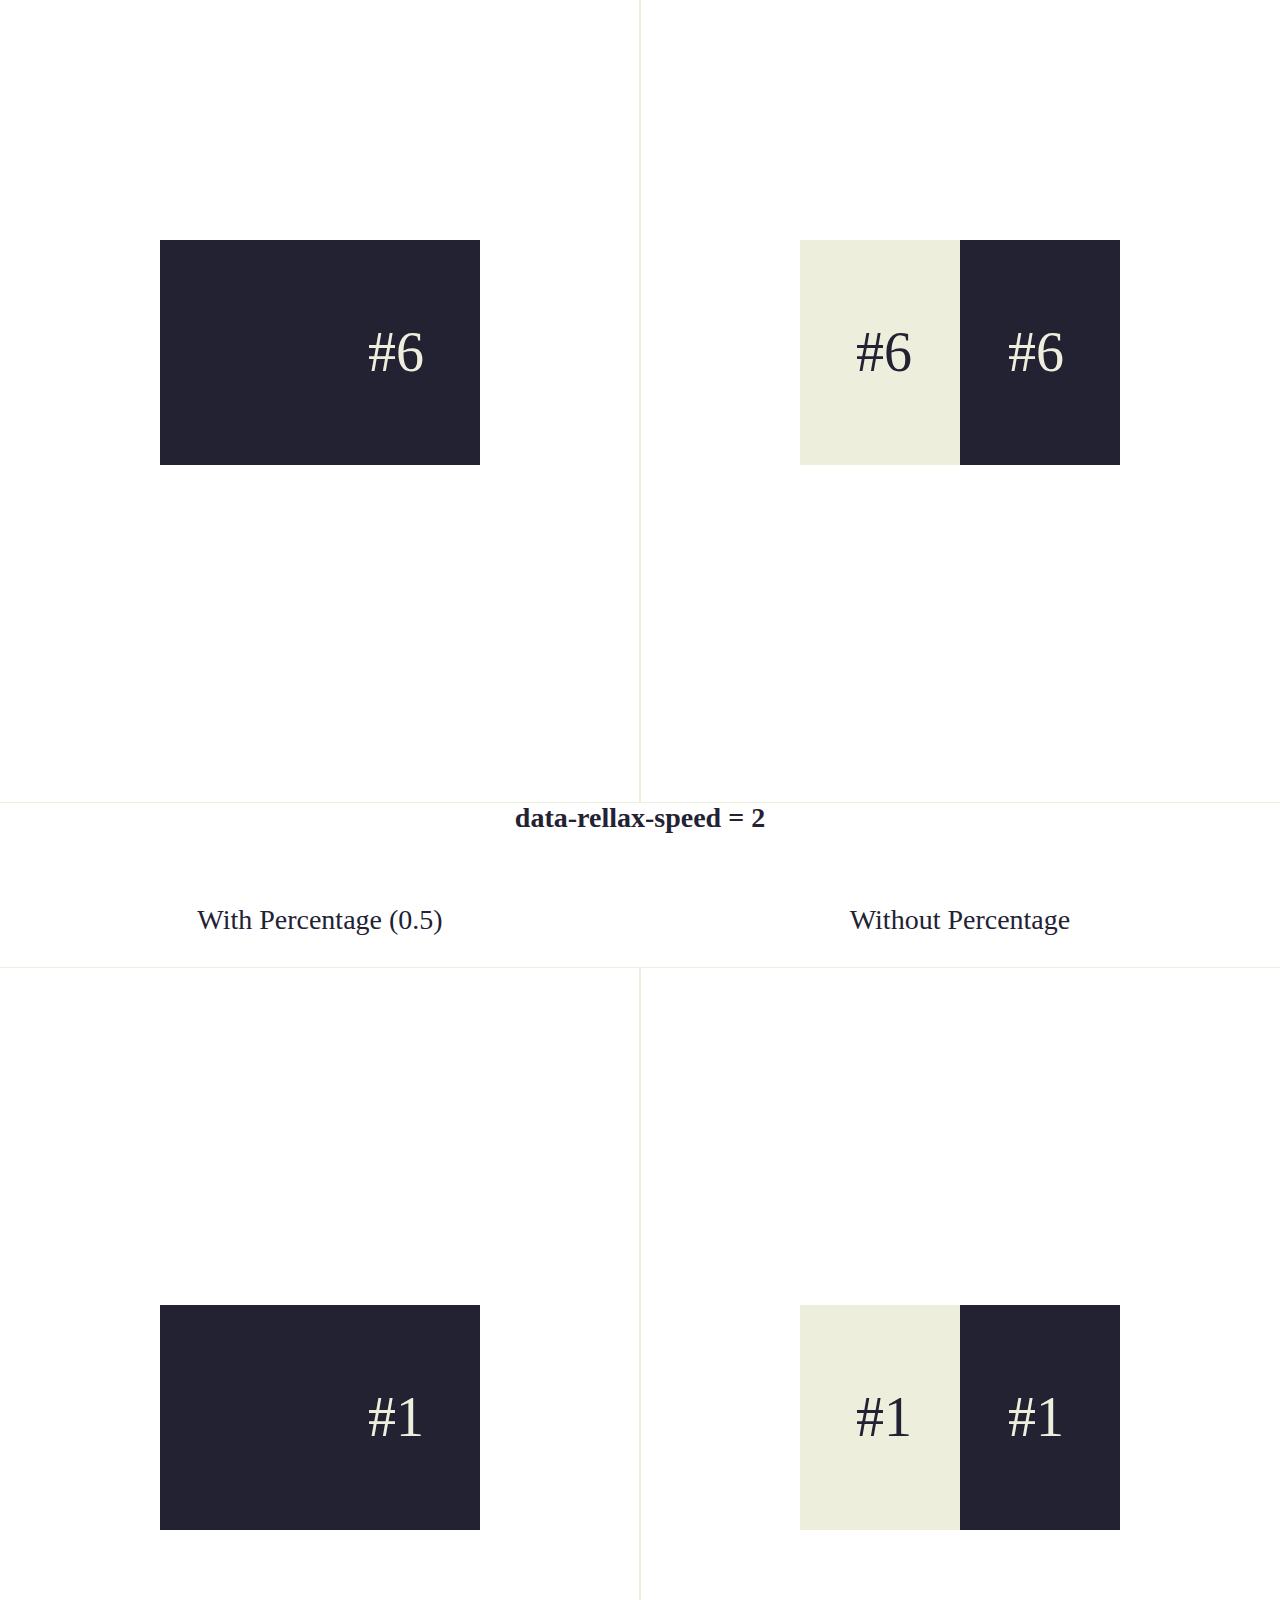
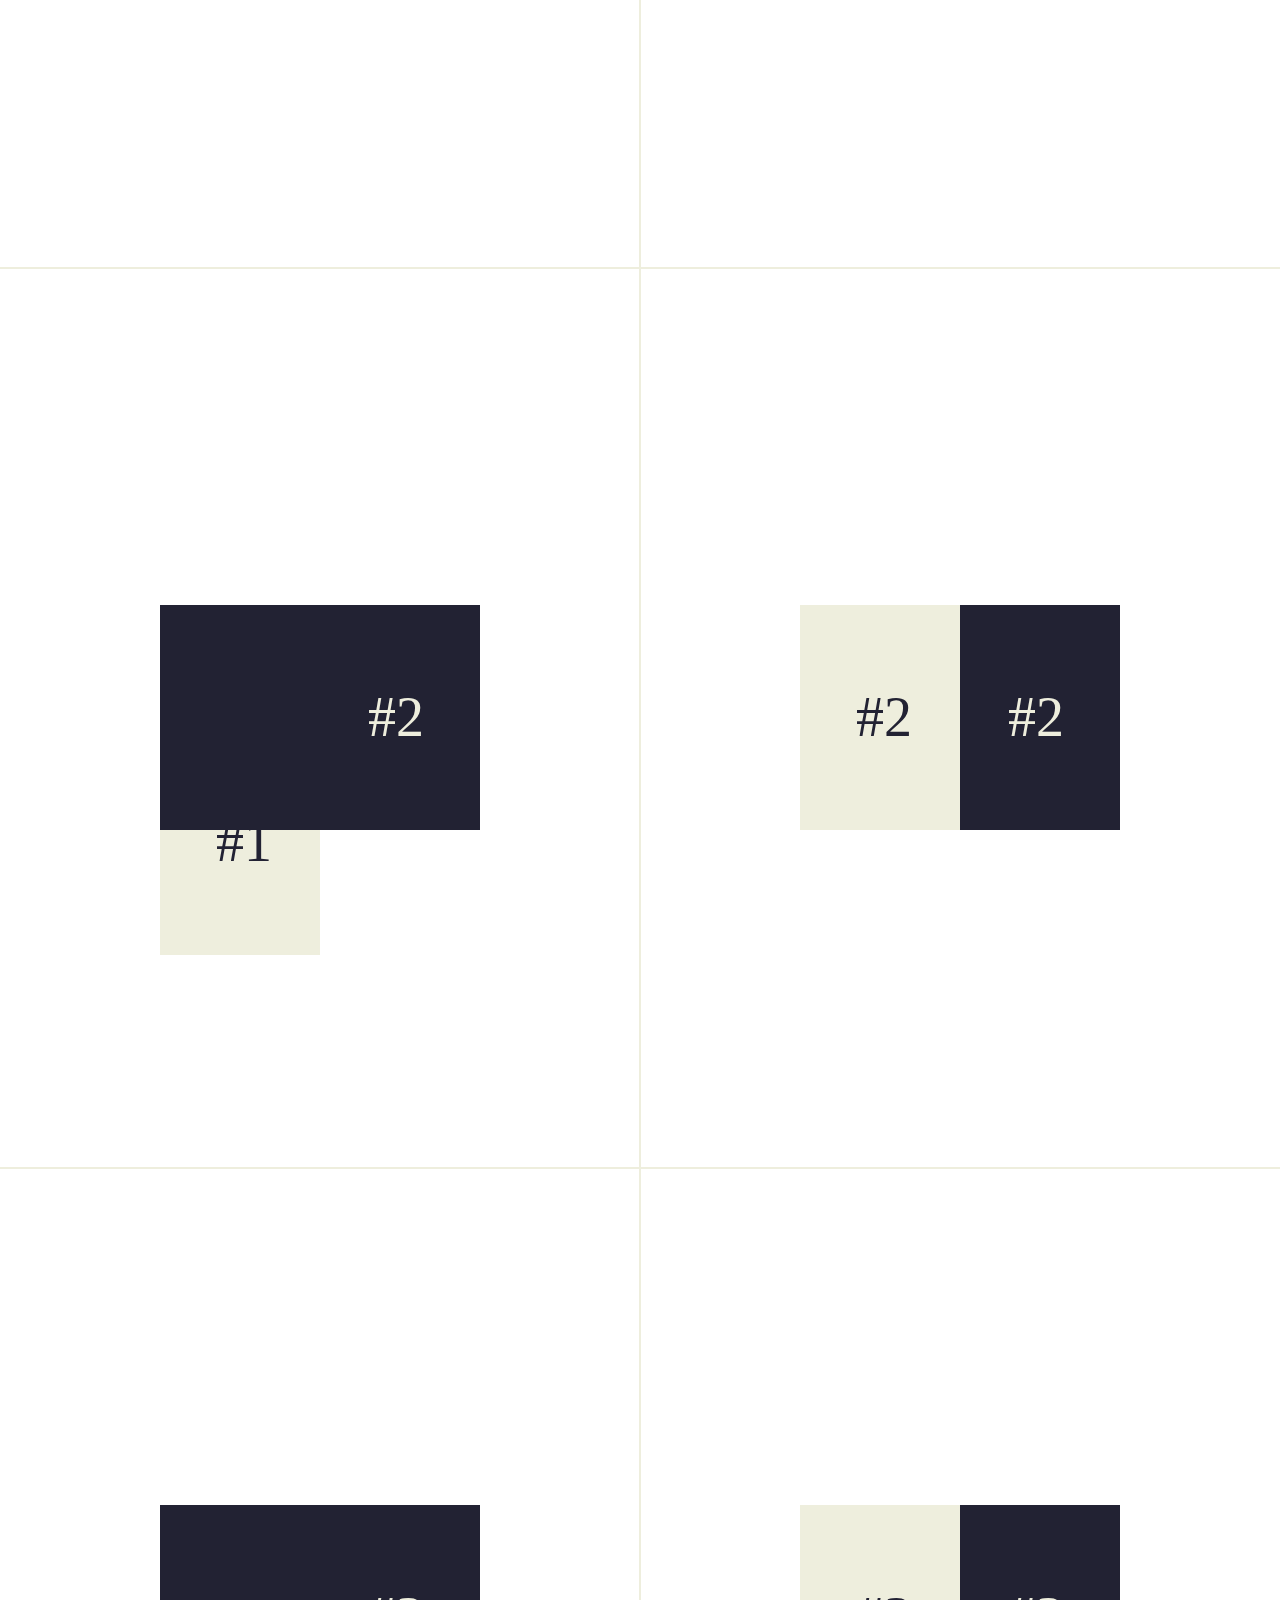
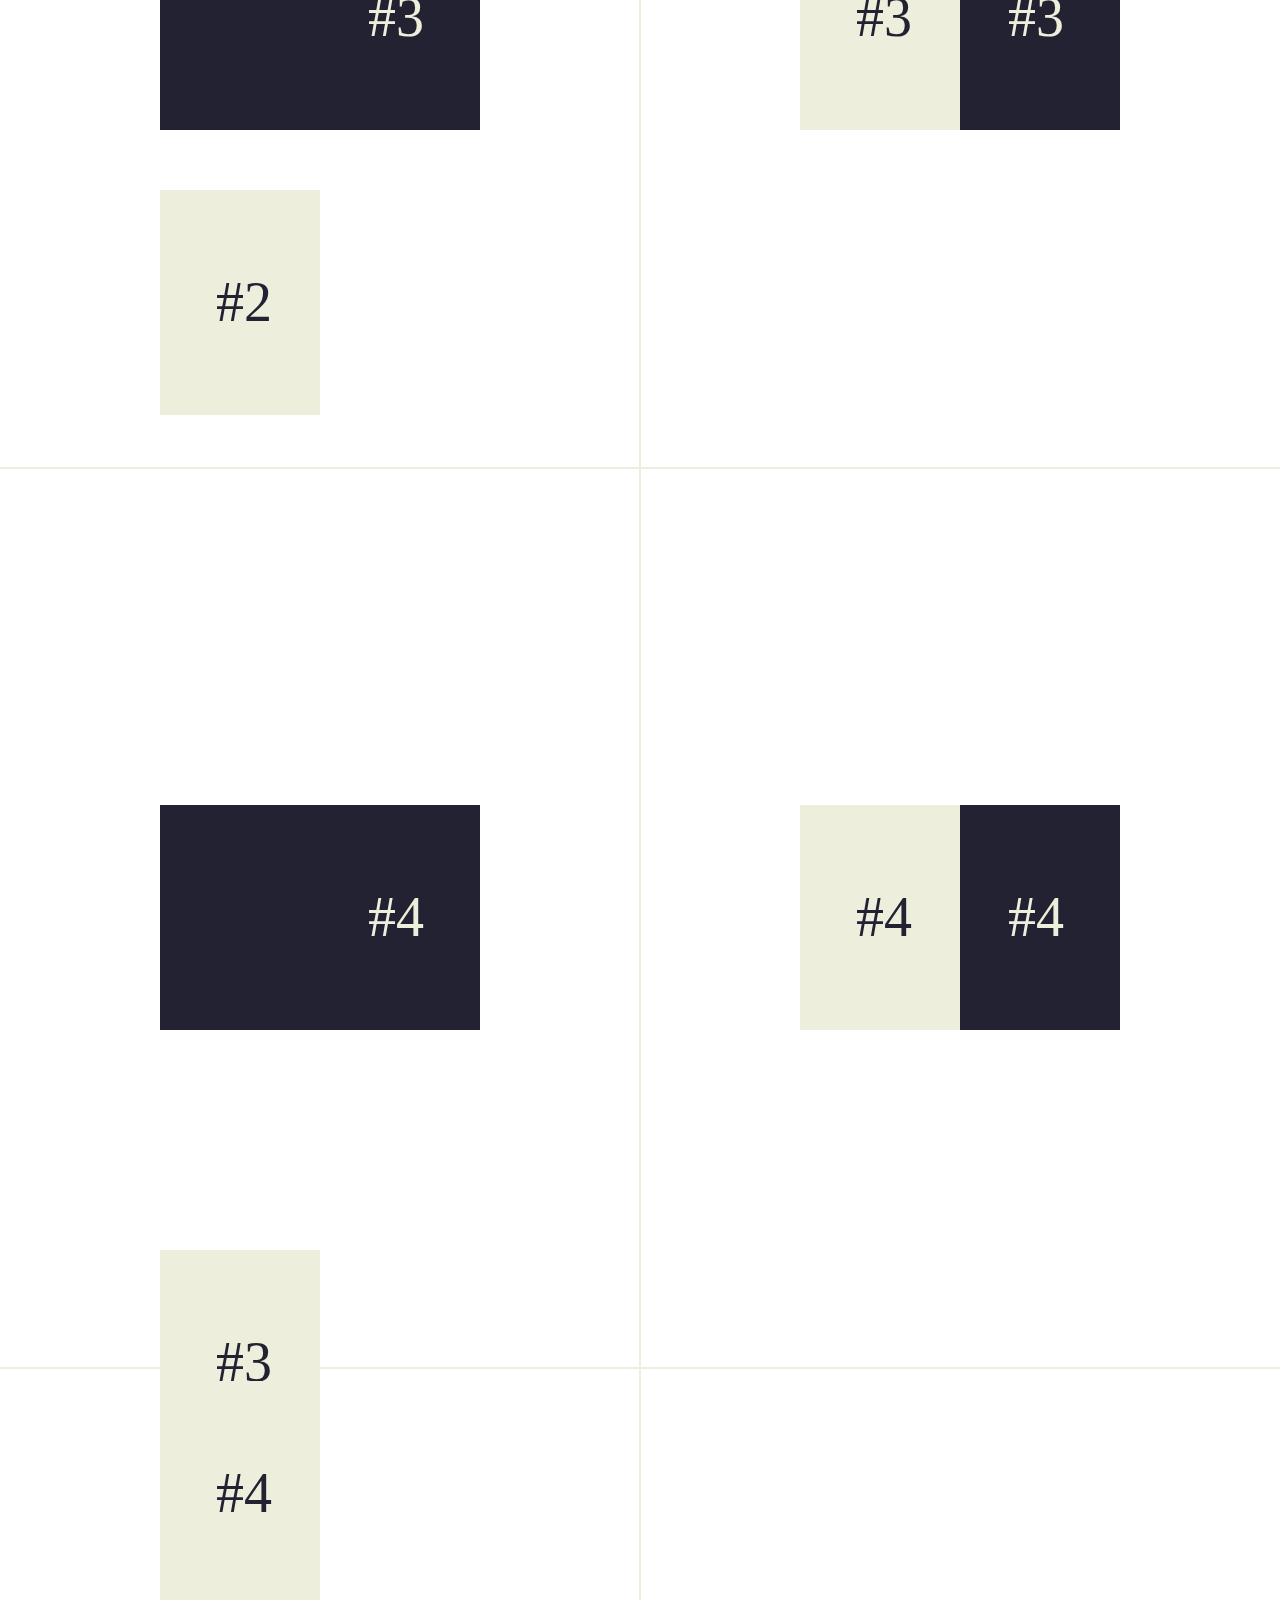
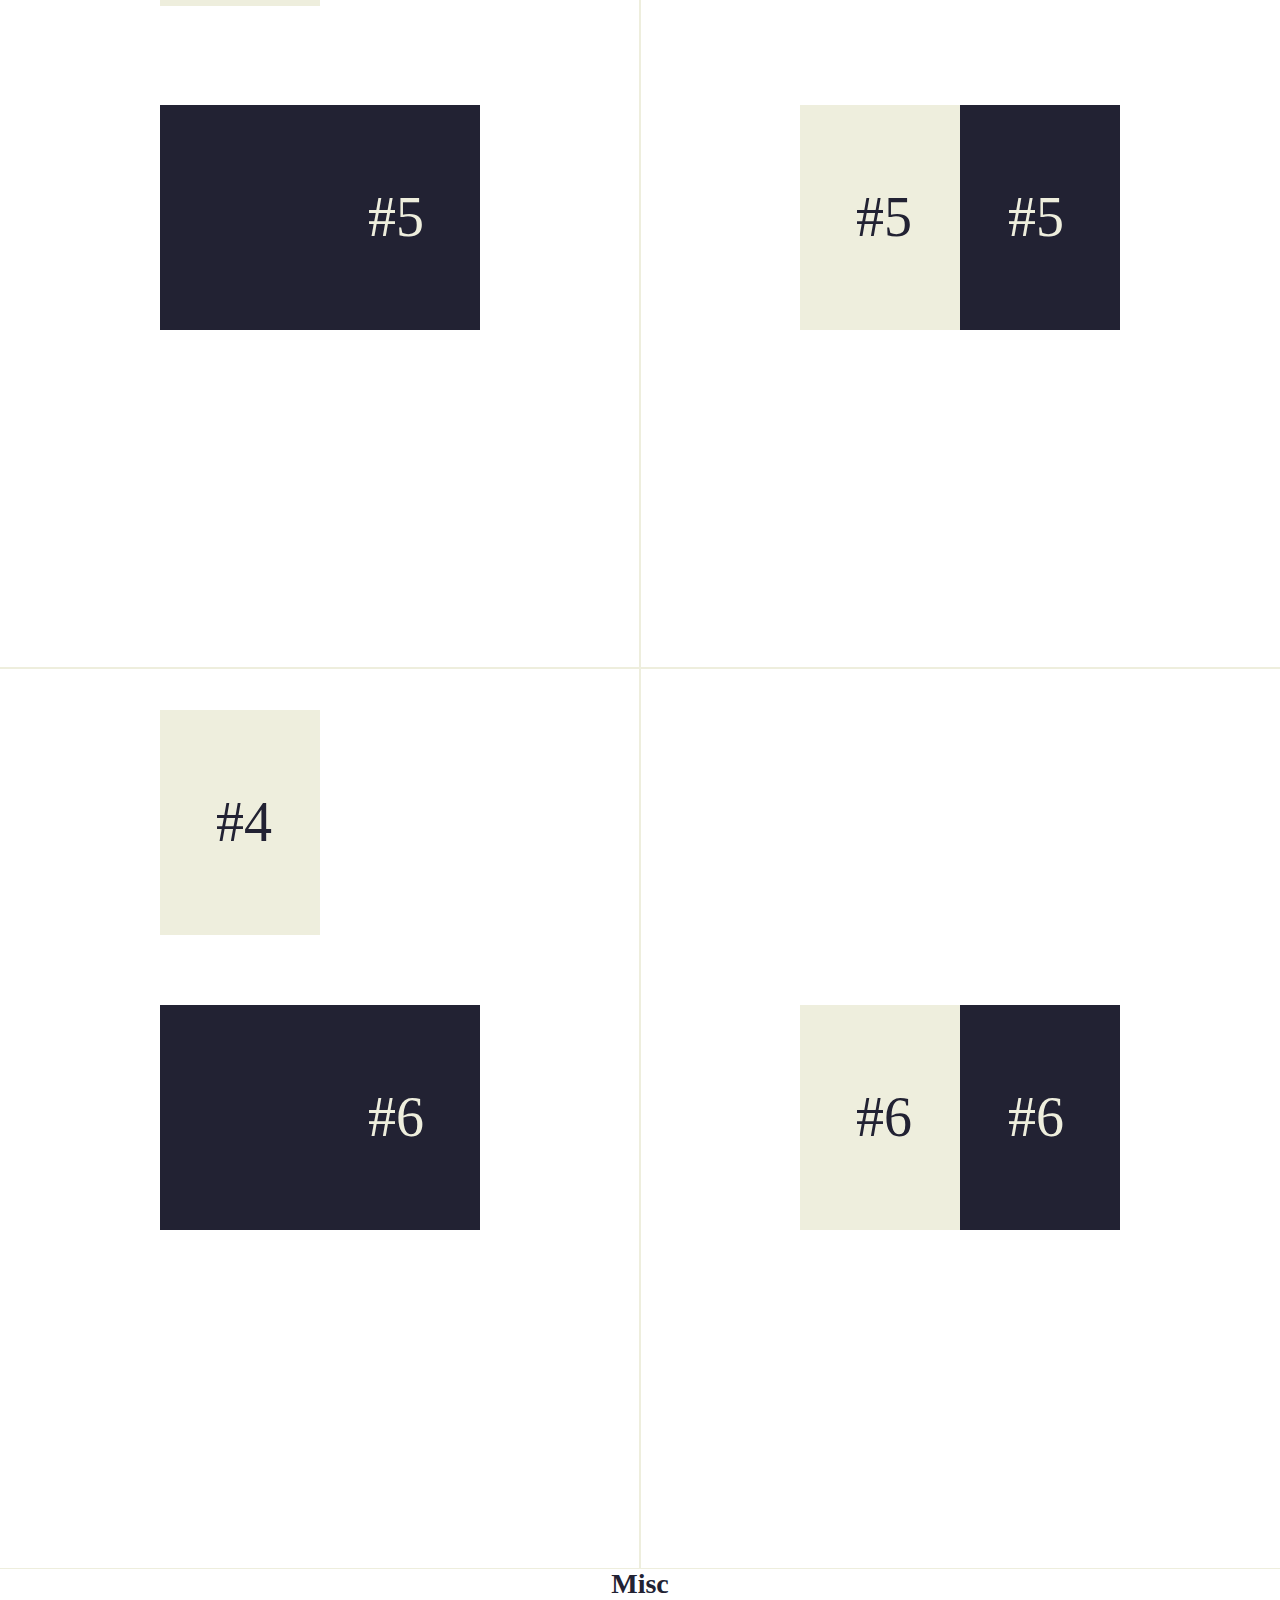
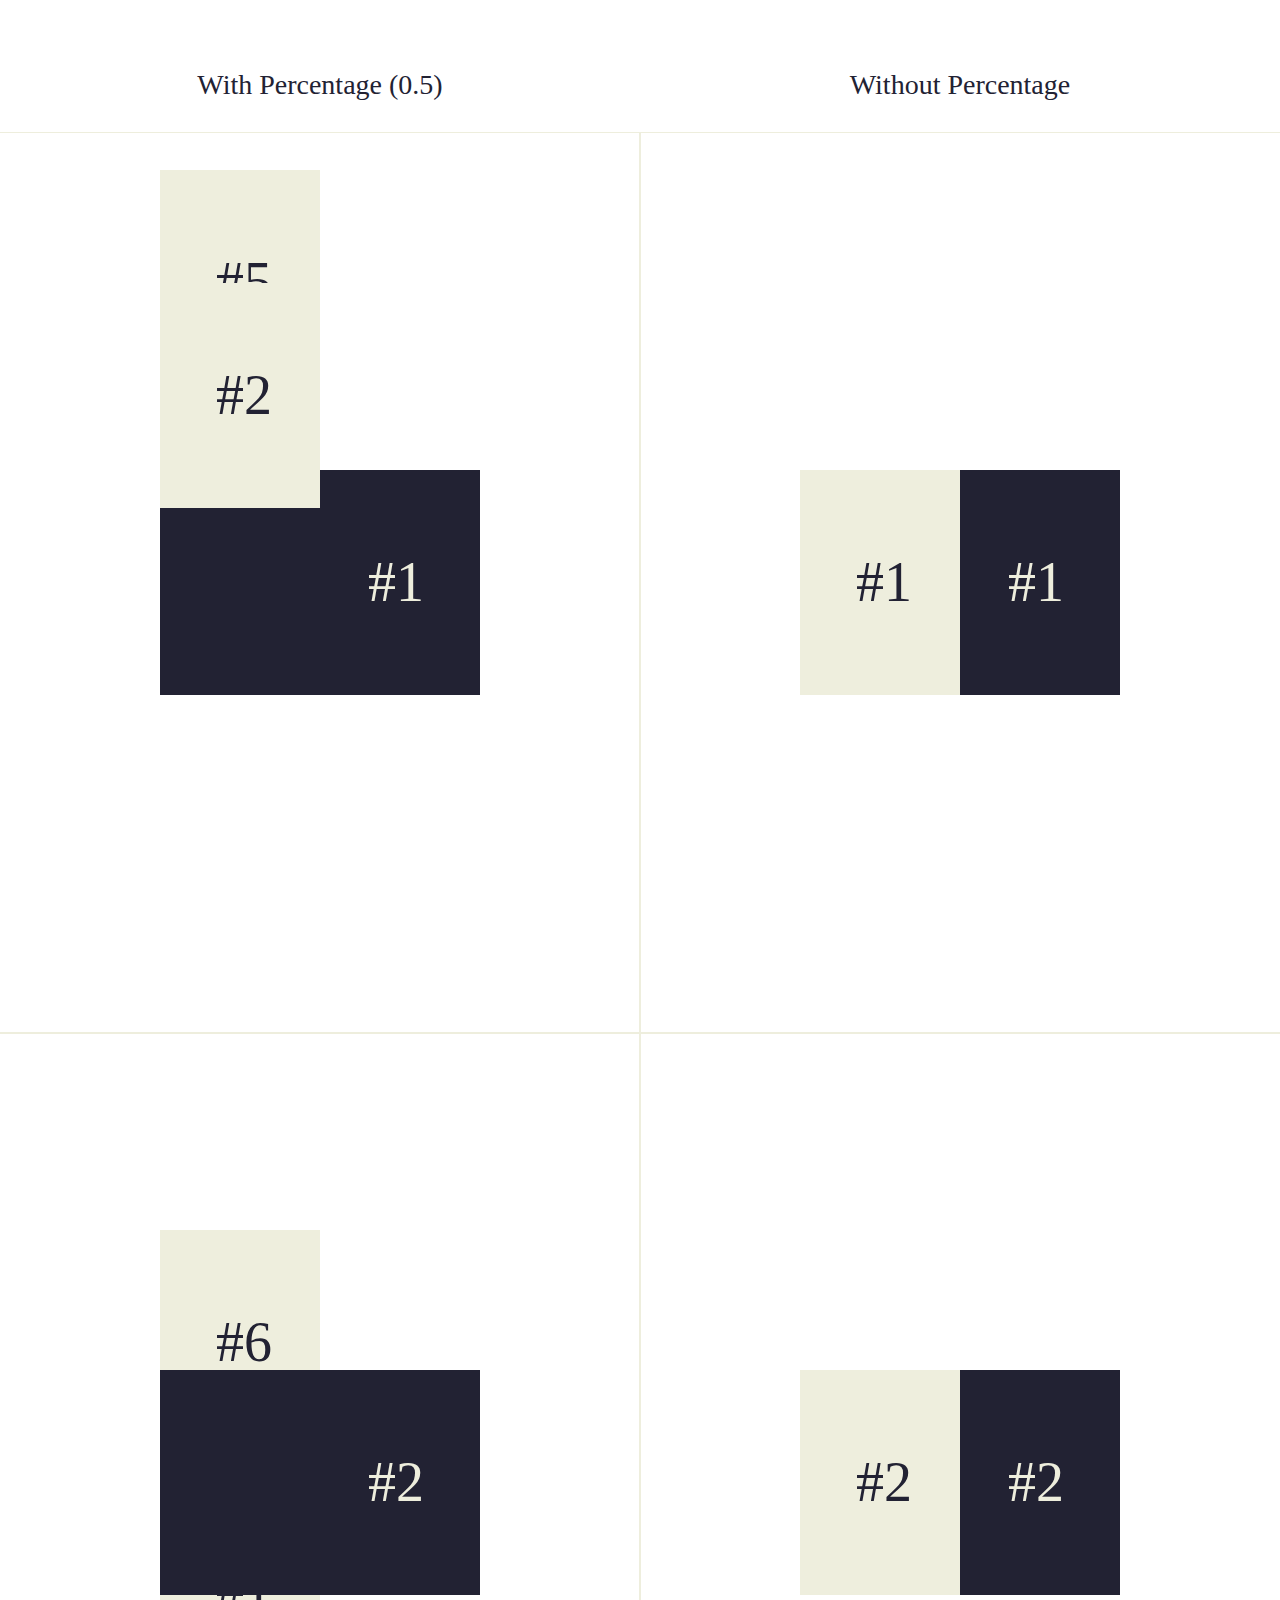
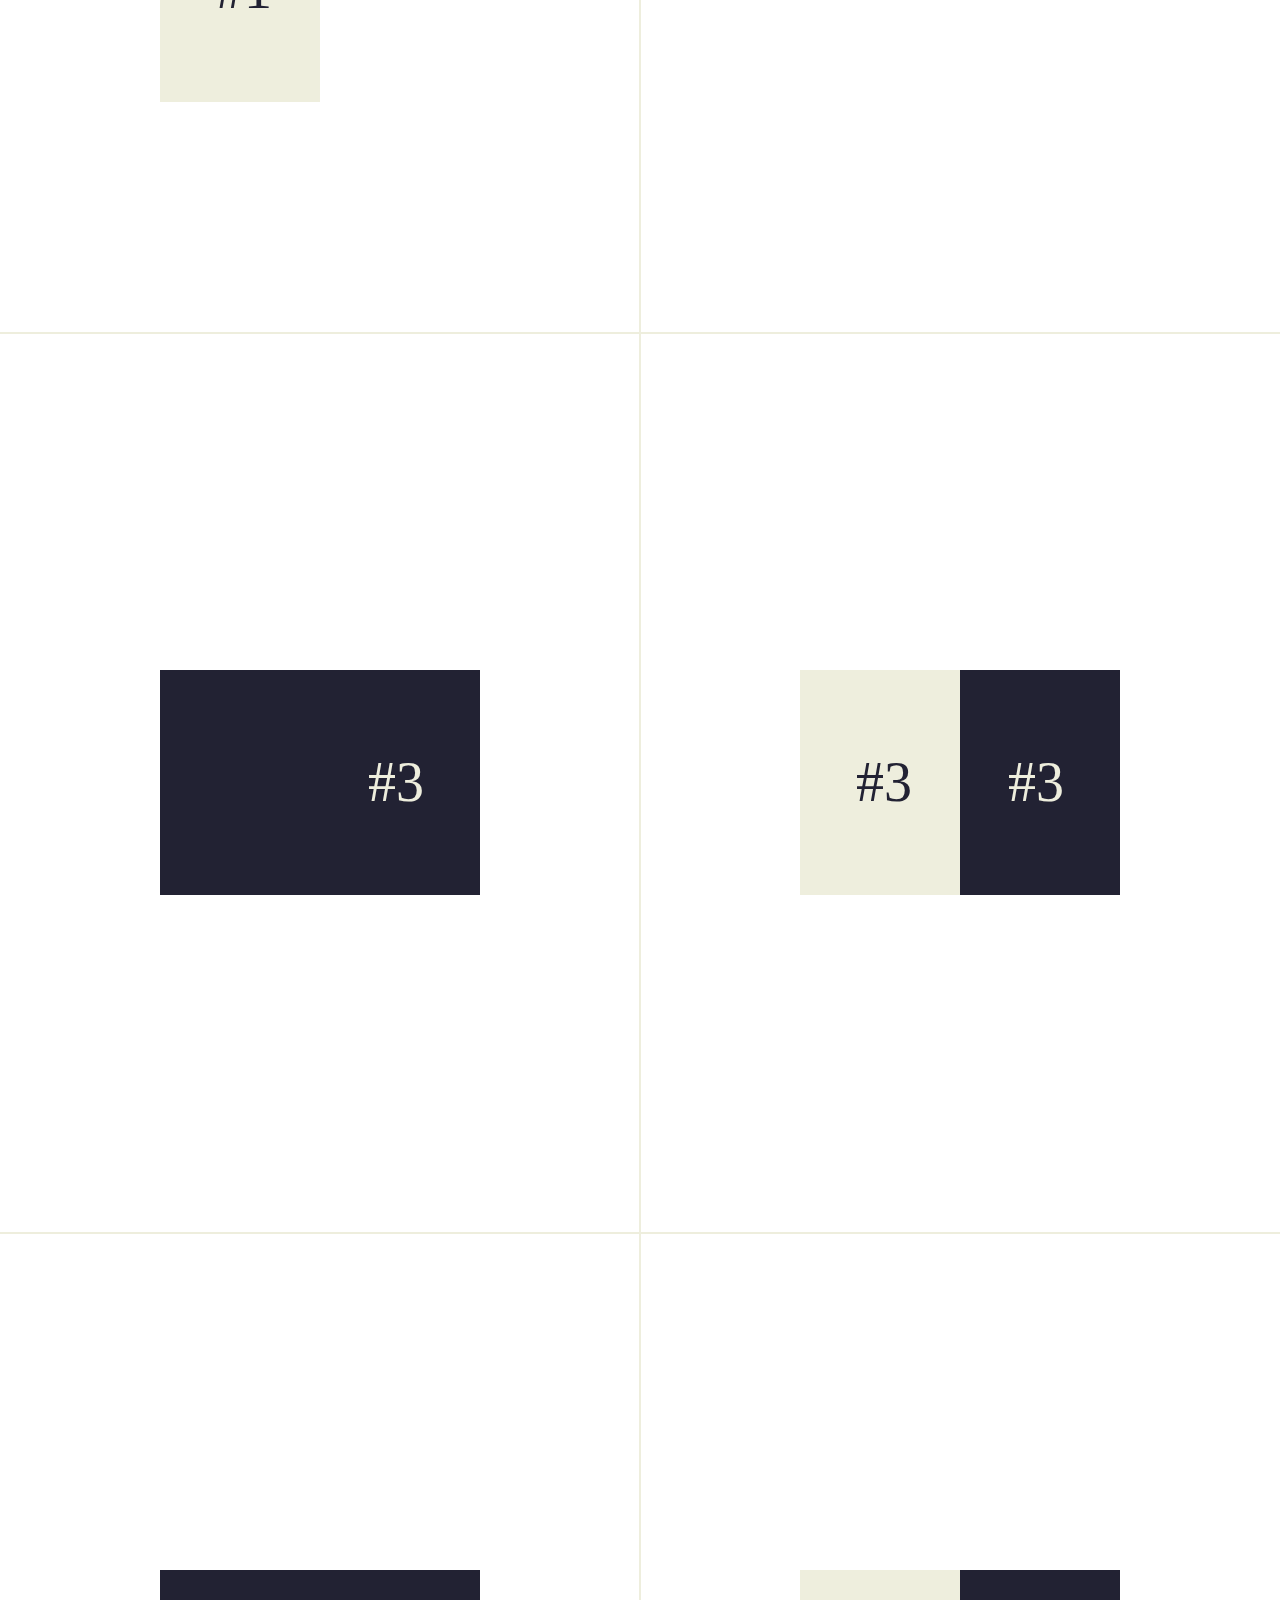
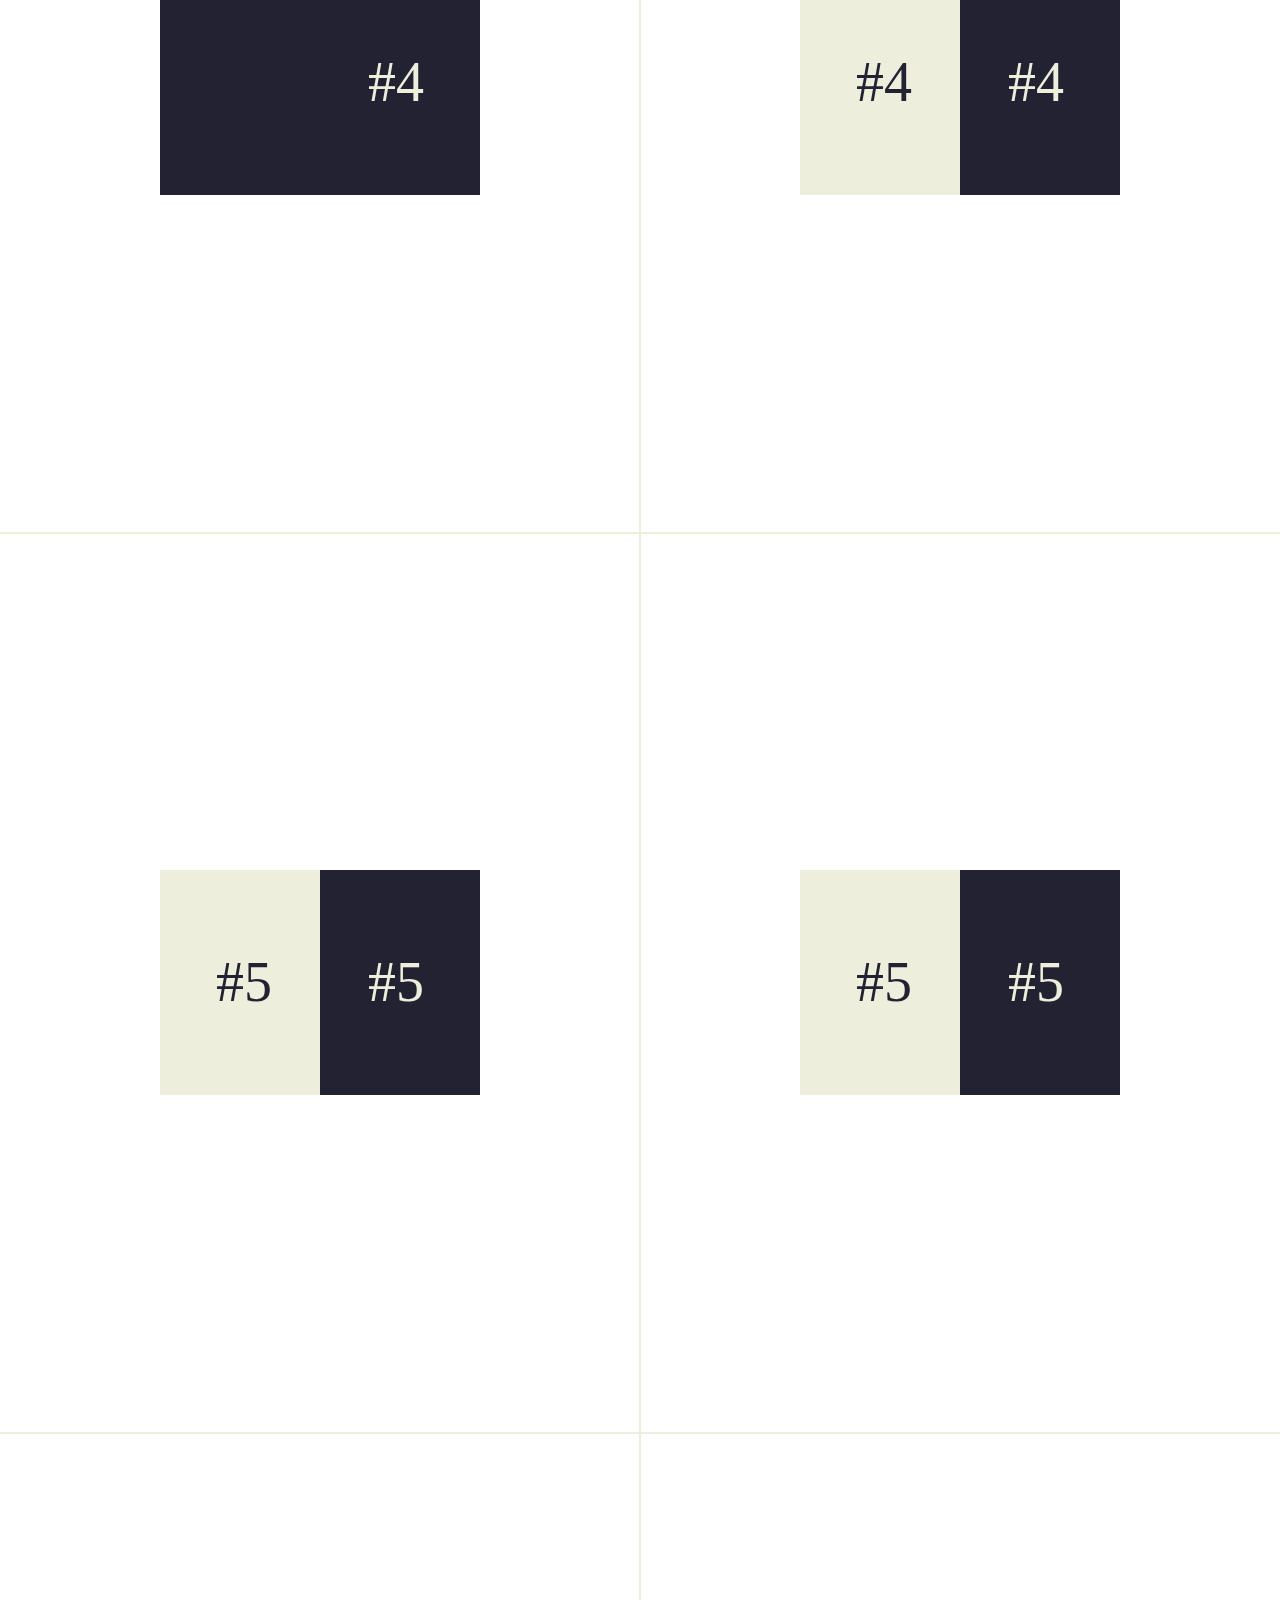
<file: rellax-master/tests/percentage.html>
<!DOCTYPE html>
<html lang="en">
<head>
	<meta charset="UTF-8">
	<meta name="viewport" content="width=device-width, initial-scale=1.0">
	<meta http-equiv="X-UA-Compatible" content="IE=edge">
	<title></title>
	<style>
		html, body{
			color: #223;
			font-size: 21pt;
			margin: 0; padding: 0;
		}
		nav{
			font-size: 21pt;
			line-height: 1.5em;
			position: fixed;
			bottom: 0; left: 0;
		}
		nav a{ color: inherit; }

		.col{
			text-align: center;
			width: 50%;
			float: left;
			box-sizing: border-box;
		}

		h4{ text-align: center;}

		.container{
			outline: 1px solid #eed;
			font-size: 42pt;
			padding: 37.5vh 12.5vw;
		}
		.block{
			background: #223;
			color: #eed;
			line-height: 25vh;
			text-align: right;
			padding: 0 42pt;
			position: relative;
		}
		span{
			background: #eed;
			color: #223;
			line-height: 25vh;
			text-align: left;
			padding: 0 42pt;
			display: block;
			width: 50%;
			position: absolute;
			top: 0; left: 0;
			box-sizing: border-box;
		}
	</style>
</head>
<body>
	<h4>data-rellax-speed = default</h4>
	<section>
		<div class="col">
			<br>With Percentage (0.5) <br><br>
			<div id="21" class="container"><div class="block">#1<span class="rellax" data-rellax-percentage="0.5">#1</span></div></div>
			<div id="22" class="container"><div class="block">#2<span class="rellax" data-rellax-percentage="0.5">#2</span></div></div>
			<div id="23" class="container"><div class="block">#3<span class="rellax" data-rellax-percentage="0.5">#3</span></div></div>
			<div id="24" class="container"><div class="block">#4<span class="rellax" data-rellax-percentage="0.5">#4</span></div></div>
			<div id="25" class="container"><div class="block">#5<span class="rellax" data-rellax-percentage="0.5">#5</span></div></div>
			<div id="26" class="container"><div class="block">#6<span class="rellax" data-rellax-percentage="0.5">#6</span></div></div>
		</div>
		<div class="col">
			<br>Without Percentage <br><br>
			<div id="21" class="container"><div class="block">#1<span class="rellax">#1</span></div></div>
			<div id="22" class="container"><div class="block">#2<span class="rellax">#2</span></div></div>
			<div id="23" class="container"><div class="block">#3<span class="rellax">#3</span></div></div>
			<div id="24" class="container"><div class="block">#4<span class="rellax">#4</span></div></div>
			<div id="25" class="container"><div class="block">#5<span class="rellax">#5</span></div></div>
			<div id="26" class="container"><div class="block">#6<span class="rellax">#6</span></div></div>
		</div>
	</section>

	<!-- /// -->
	<h4>data-rellax-speed = 2</h4>
	<section>
		<div class="col">
			<br>With Percentage (0.5) <br><br>
			<div class="container"><div class="block">#1<span class="rellax" data-rellax-speed="2" data-rellax-percentage="0.5">#1</span></div></div>
			<div class="container"><div class="block">#2<span class="rellax" data-rellax-speed="2" data-rellax-percentage="0.5">#2</span></div></div>
			<div class="container"><div class="block">#3<span class="rellax" data-rellax-speed="2" data-rellax-percentage="0.5">#3</span></div></div>
			<div class="container"><div class="block">#4<span class="rellax" data-rellax-speed="2" data-rellax-percentage="0.5">#4</span></div></div>
			<div class="container"><div class="block">#5<span class="rellax" data-rellax-speed="2" data-rellax-percentage="0.5">#5</span></div></div>
			<div class="container"><div class="block">#6<span class="rellax" data-rellax-speed="2" data-rellax-percentage="0.5">#6</span></div></div>
		</div>
		<div class="col">
			<br>Without Percentage <br><br>
			<div class="container"><div class="block">#1<span class="rellax" data-rellax-speed="2">#1</span></div></div>
			<div class="container"><div class="block">#2<span class="rellax" data-rellax-speed="2">#2</span></div></div>
			<div class="container"><div class="block">#3<span class="rellax" data-rellax-speed="2">#3</span></div></div>
			<div class="container"><div class="block">#4<span class="rellax" data-rellax-speed="2">#4</span></div></div>
			<div class="container"><div class="block">#5<span class="rellax" data-rellax-speed="2">#5</span></div></div>
			<div class="container"><div class="block">#6<span class="rellax" data-rellax-speed="2">#6</span></div></div>
		</div>
	</section>

	<!-- /// -->
	<h4>Misc</h4>
	<section>
		<div class="col">
			<br>With Percentage (0.5) <br><br>
			<div class="container"><div class="block">#1<span class="rellax" data-rellax-speed="1" data-rellax-percentage="0.5">#1</span></div></div>
			<div class="container"><div class="block">#2<span class="rellax" data-rellax-speed="-1" data-rellax-percentage="0.5">#2</span></div></div>
			<div class="container"><div class="block">#3<span class="rellax" data-rellax-speed="4" data-rellax-percentage="0.5">#3</span></div></div>
			<div class="container"><div class="block">#4<span class="rellax" data-rellax-speed="-4" data-rellax-percentage="0.5">#4</span></div></div>
			<div class="container"><div class="block">#5<span class="rellax" data-rellax-speed="0" data-rellax-percentage="0.5">#5</span></div></div>
			<div class="container"><div class="block">#6<span class="rellax" data-rellax-speed="-10" data-rellax-percentage="0.5">#6</span></div></div>
		</div>
		<div class="col">
			<br>Without Percentage <br><br>
			<div class="container"><div class="block">#1<span class="rellax" data-rellax-speed="1">#1</span></div></div>
			<div class="container"><div class="block">#2<span class="rellax" data-rellax-speed="-1">#2</span></div></div>
			<div class="container"><div class="block">#3<span class="rellax" data-rellax-speed="0">#3</span></div></div>
			<div class="container"><div class="block">#4<span class="rellax" data-rellax-speed="0">#4</span></div></div>
			<div class="container"><div class="block">#5<span class="rellax" data-rellax-speed="0">#5</span></div></div>
			<div class="container"><div class="block">#6<span class="rellax" data-rellax-speed="0">#6</span></div></div>
		</div>
	</section>

	<!-- Scripts -->
	<script src="../rellax.js"></script>
	<script>
		var rellax = new Rellax();
	</script>
</body>
</html>
</file>
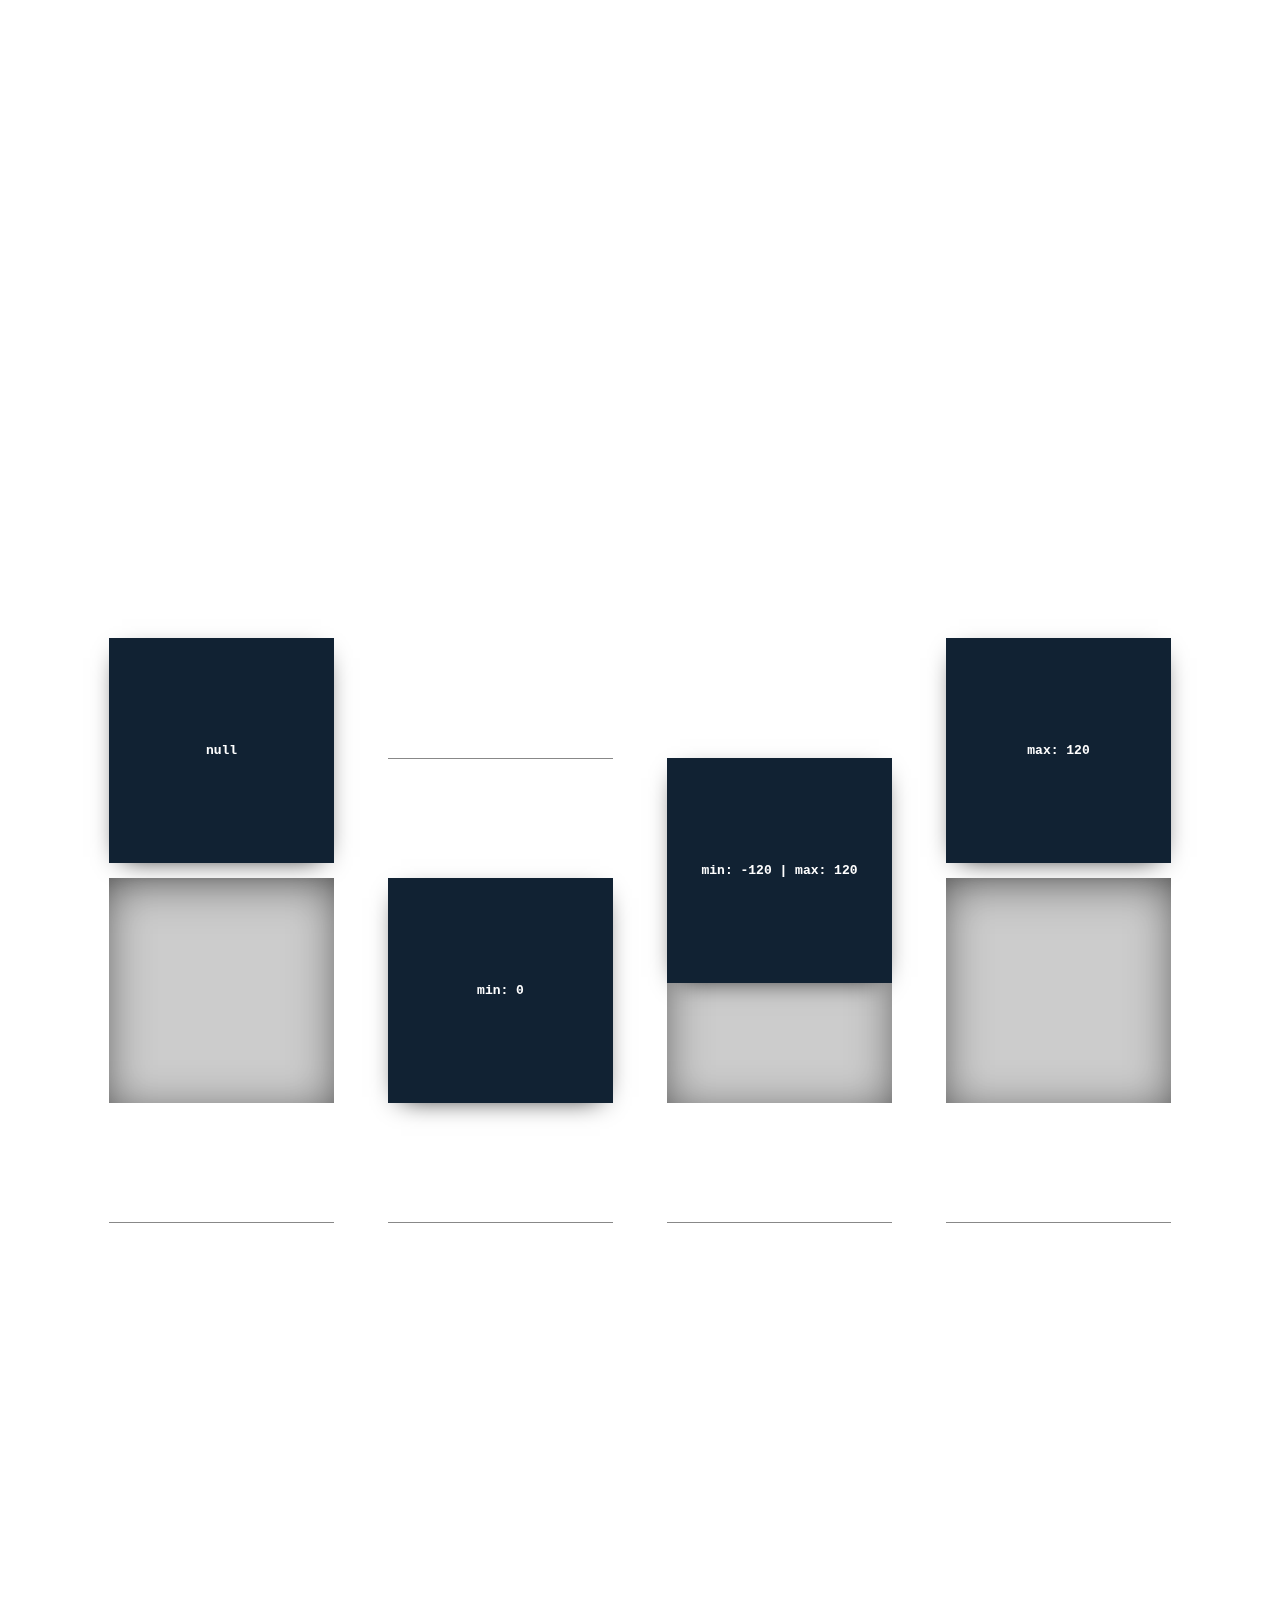
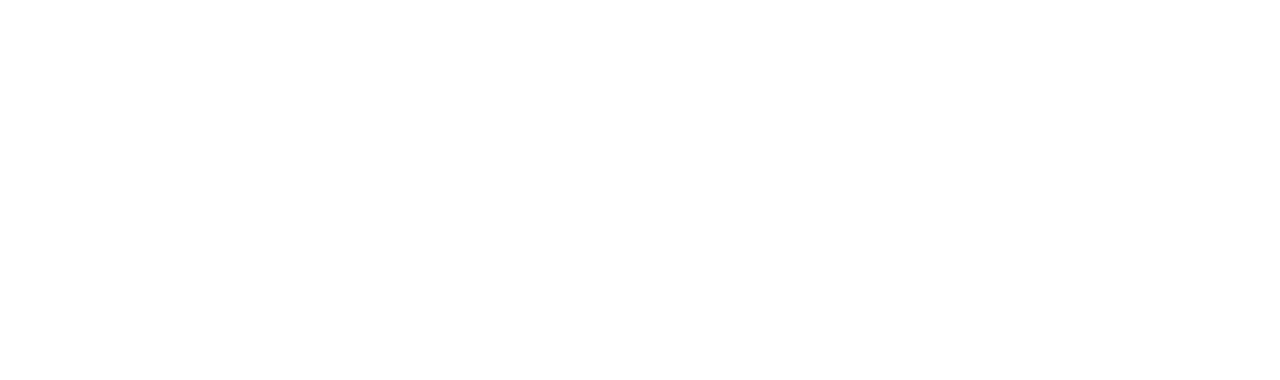
<file: rellax-master/tests/range.html>
<!DOCTYPE html>
<html lang="en">
<head>
	<meta charset="UTF-8">
	<meta name="viewport" content="width=device-width, initial-scale=1.0">
	<meta http-equiv="X-UA-Compatible" content="IE=edge">
	<title></title>

	<style>
		html, body {
			margin: 0; padding: 0;
			font-family: monospace;
			font-weight: bold;
		}

		.flex {
			display: flex;
			justify-content: center;
			align-items: center;
			height: 100vh; width: 100%;
			padding: 60vh 0;
		}

		.rellax-container {
			height: 25vmin; width: 25vmin;
			position: relative;
			background: #ccc;
			margin: 0 3vmin;
			box-shadow: inset 0 .5rem 4rem -1rem rgba(0,0,0,.8),
						0 -119px 0 #fff,
						0 -120px 0 #888,
						0 119px 0 #fff,
						0 120px 0 #888;
		}

		.rellax {
			background: #123;
			color: #fff;
			position: absolute;
			top: 0; left: 0;
			height: 100%; width: 100%;
			display: flex;
			justify-content: center;
			align-items: center;
			box-shadow: 0 .5rem 2rem -1rem rgba(0,0,0,1);
			will-change: transform;
		}
	</style>

</head>
<body>

	<div class="flex">
		<div class="rellax-container">
			<div class="rellax" data-rellax-speed="-5"> null </div>
		</div>
		<div class="rellax-container">
			<div class="rellax" data-rellax-speed="-5" data-rellax-min="0">min: 0</div>
		</div>
		<div class="rellax-container">
			<div class="rellax" data-rellax-speed="-5" data-rellax-min="-120" data-rellax-max="120">min: -120 | max: 120</div>
		</div>
		<div class="rellax-container">
			<div class="rellax" data-rellax-speed="-5" data-rellax-max="120">max: 120</div>
		</div>
	</div>

	<!-- Scripts -->
	<script src="../rellax.js"></script>
	<script>
		var rellax = new Rellax('.rellax', {center: true});
	</script>
</body>
</html>
</file>
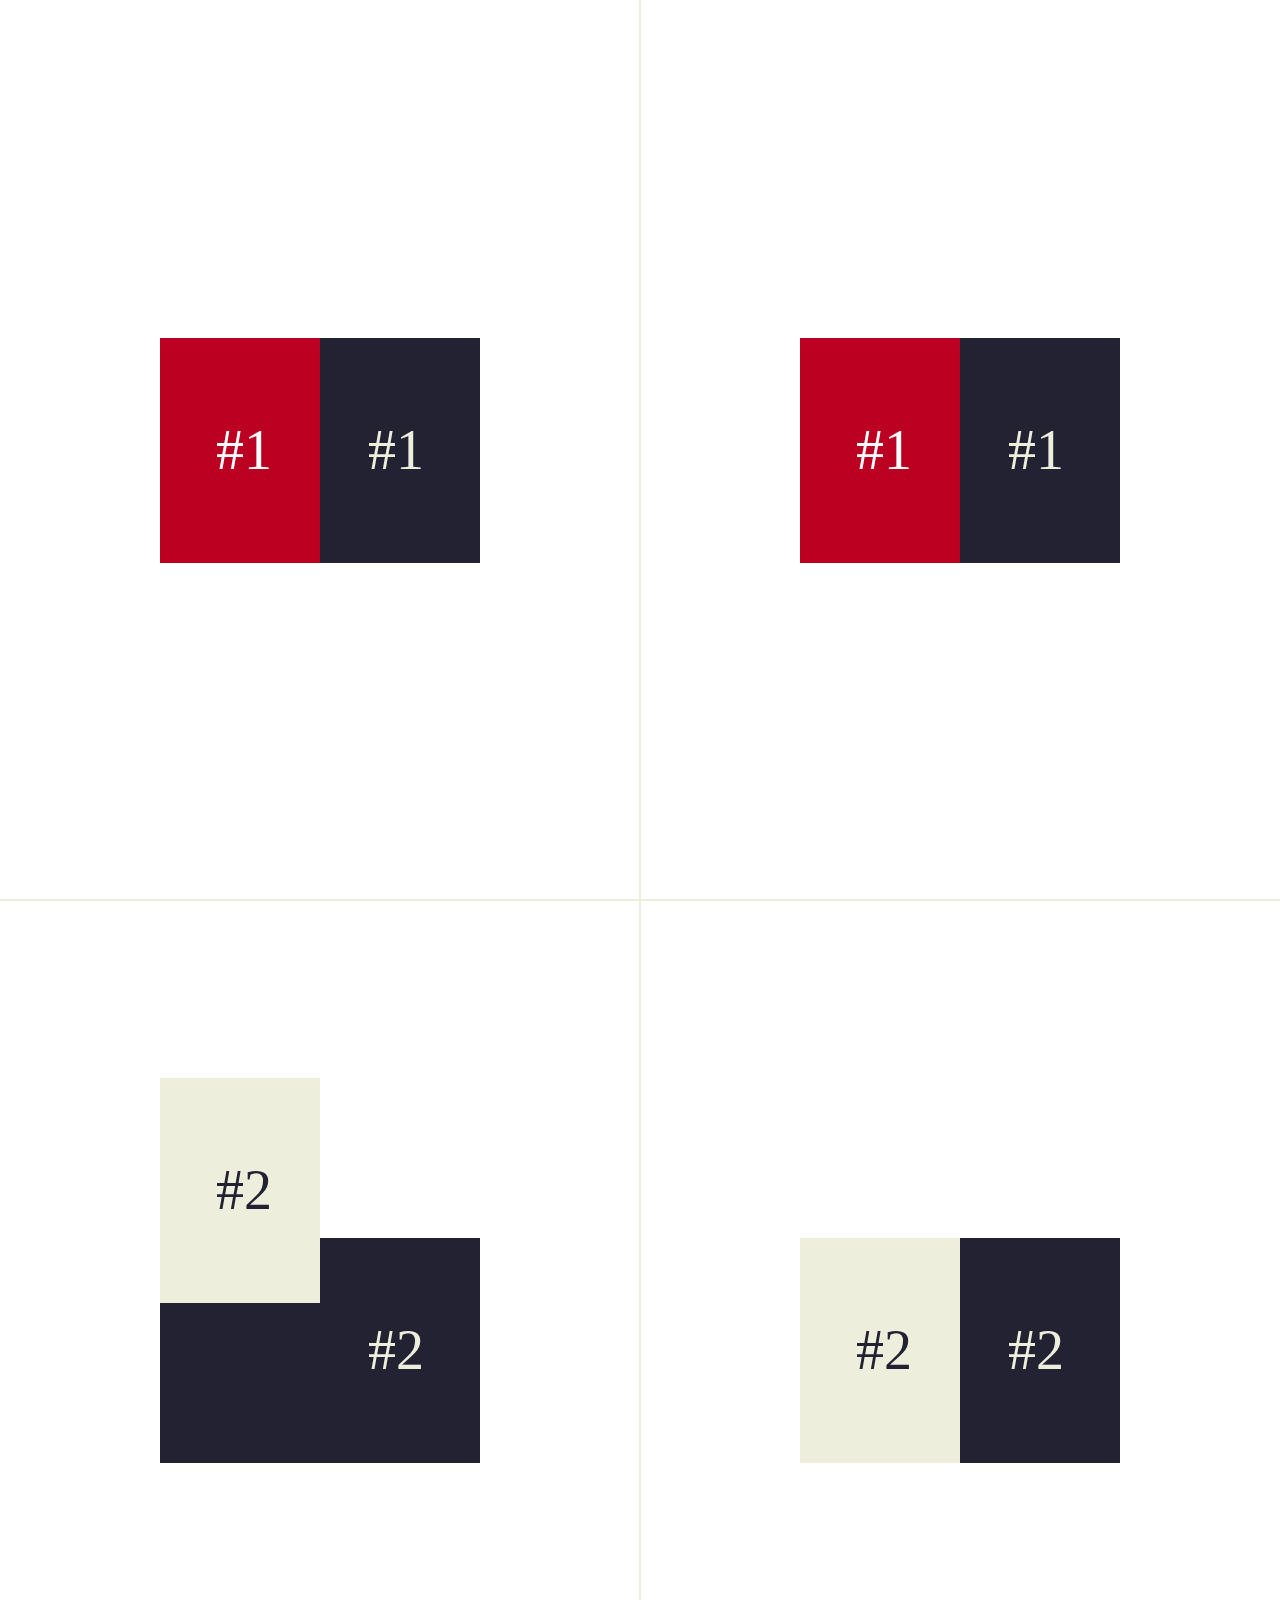
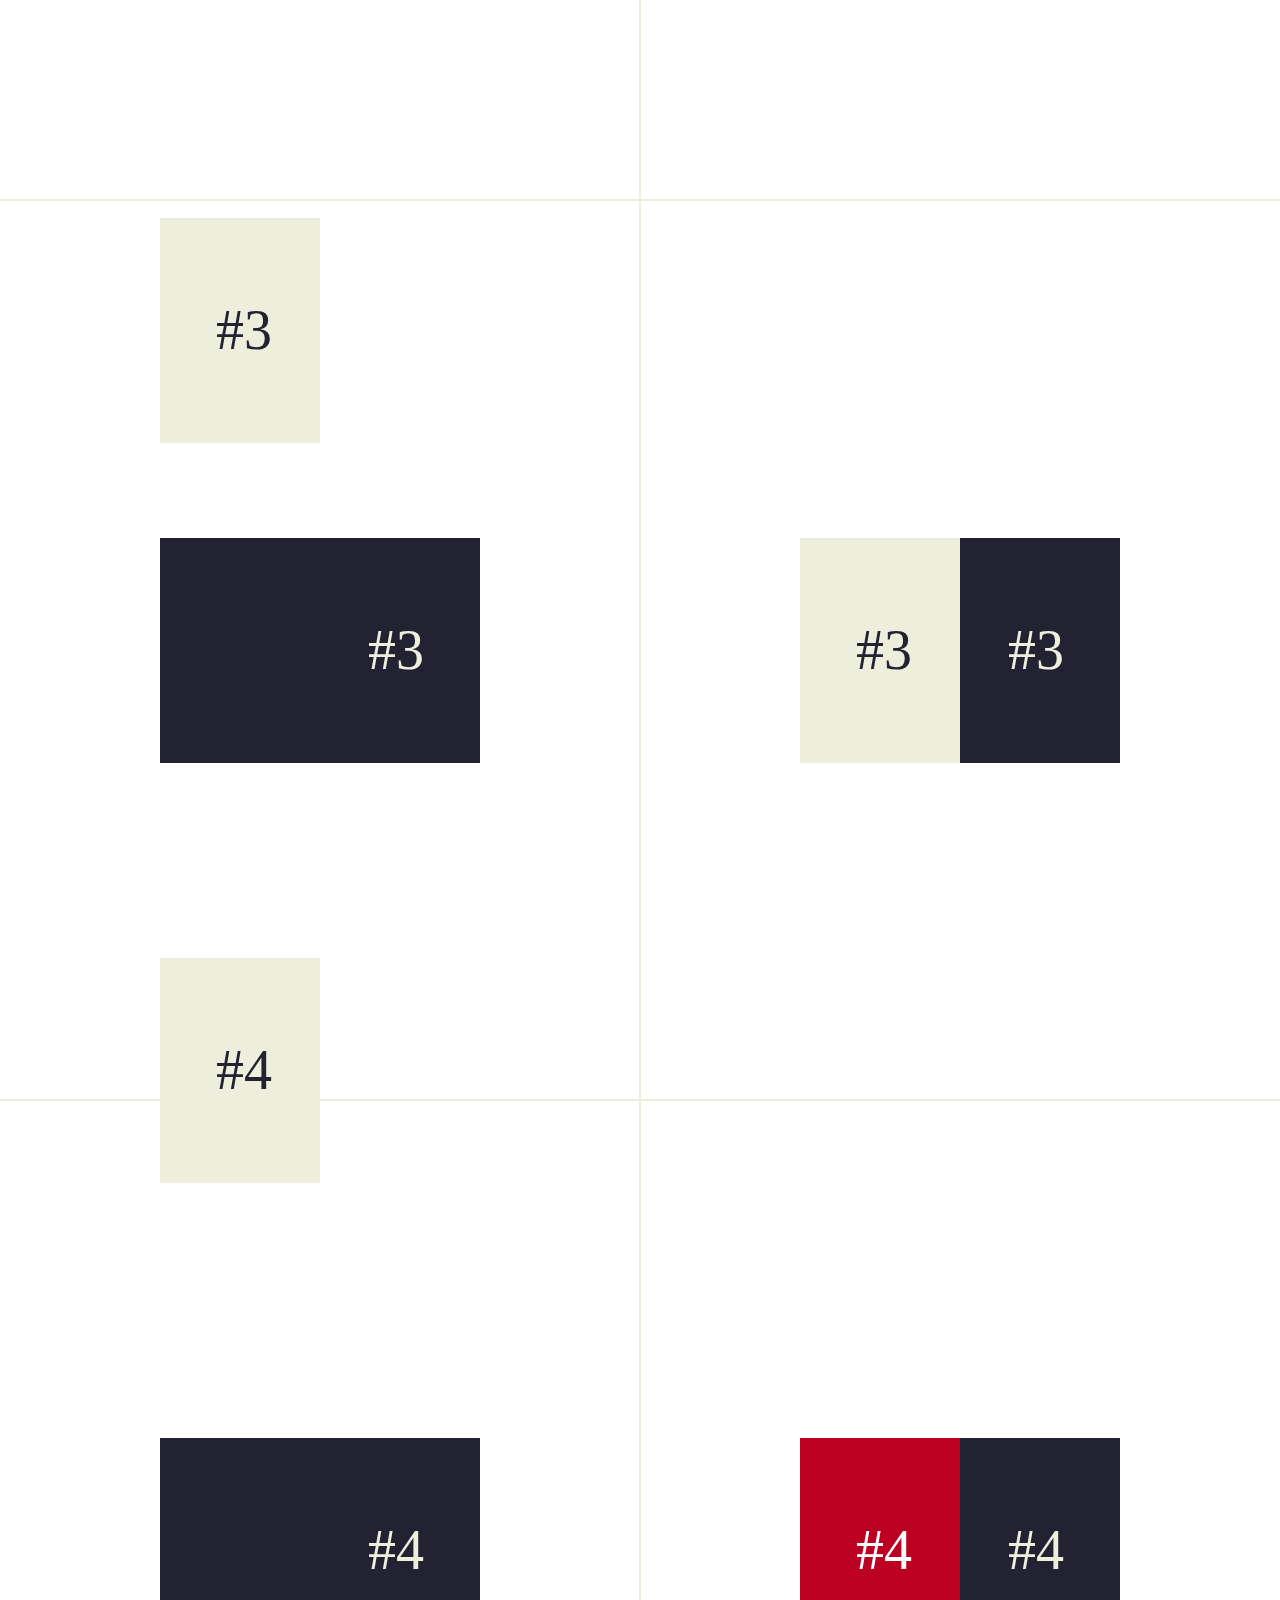
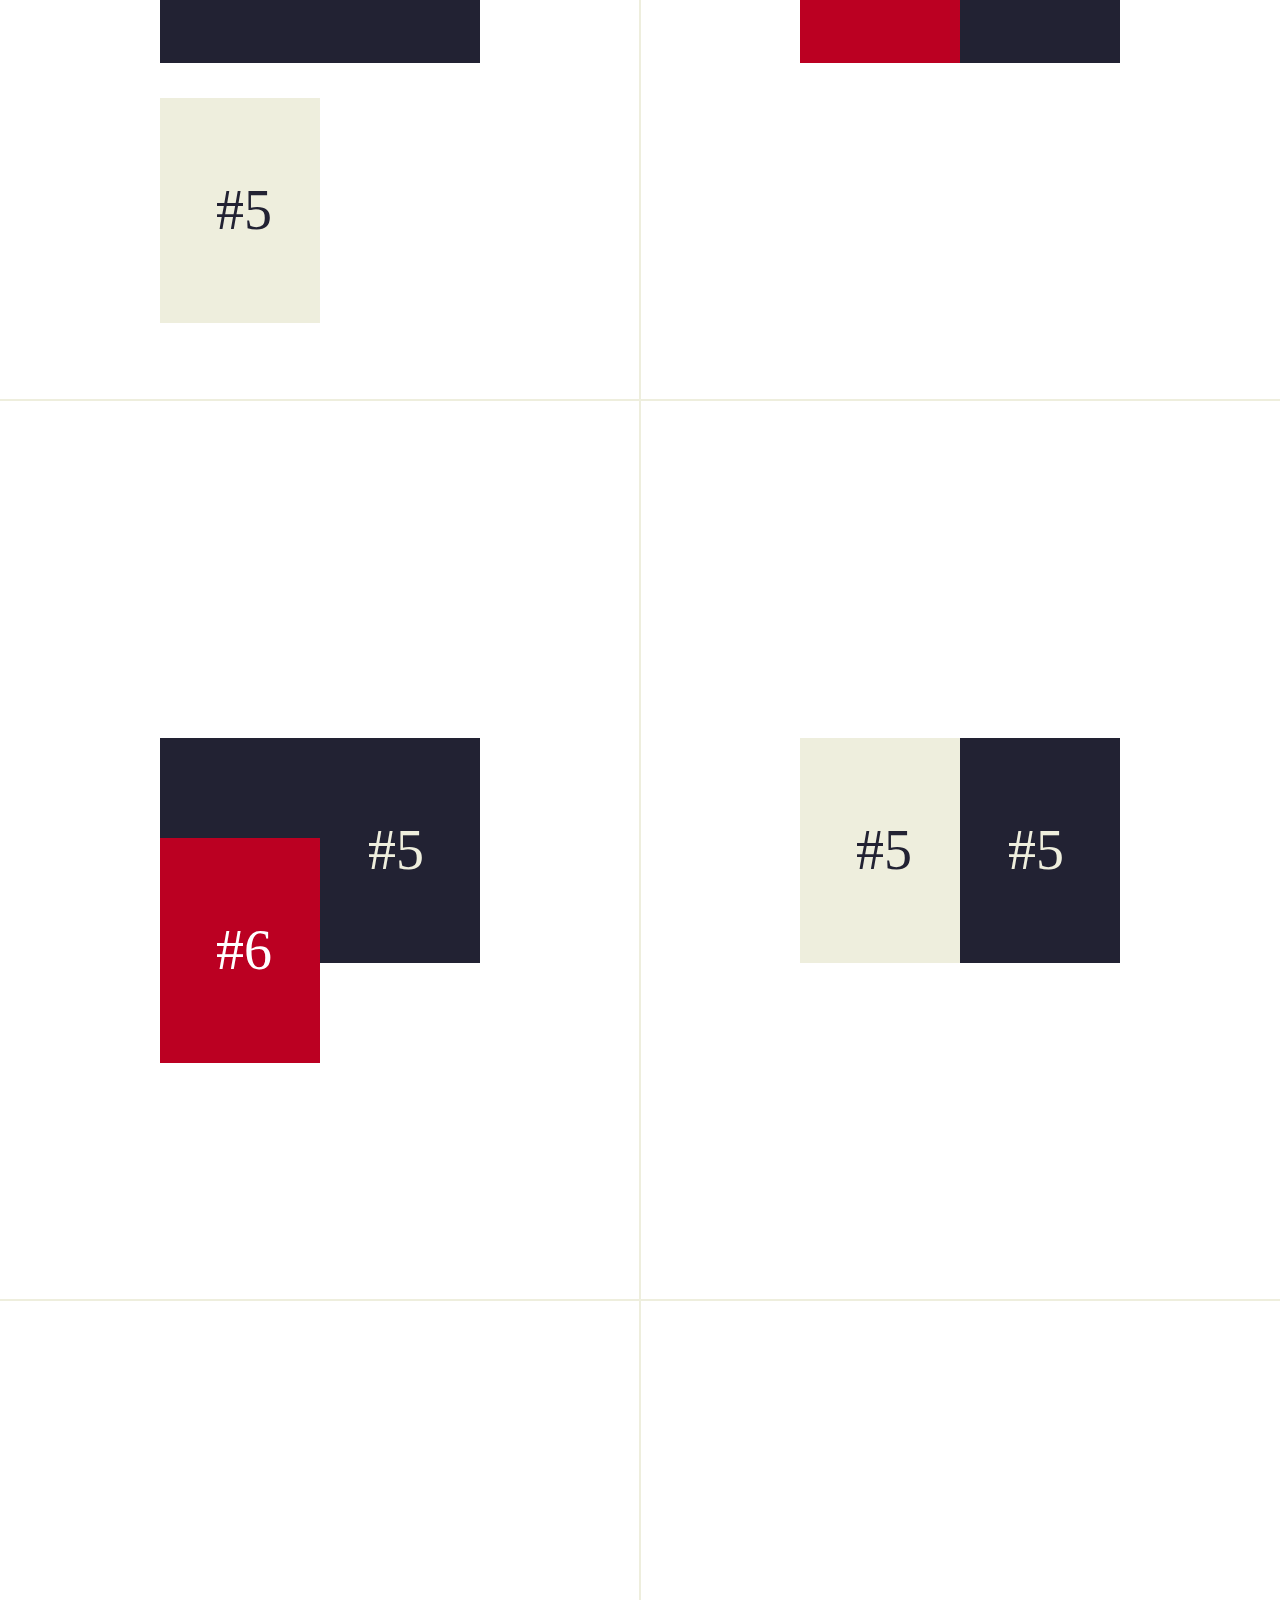
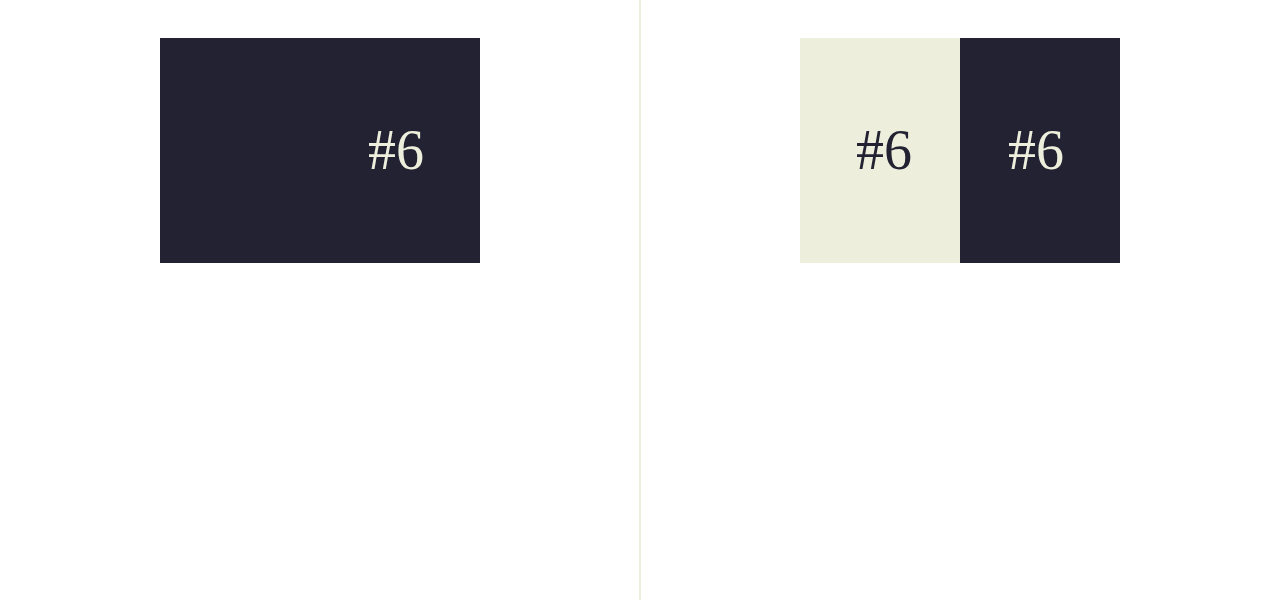
<file: rellax-master/tests/style.html>
<!DOCTYPE html>
<html lang="en">
<head>
	<meta charset="UTF-8">
	<meta name="viewport" content="width=device-width, initial-scale=1.0">
	<meta http-equiv="X-UA-Compatible" content="IE=edge">
	<title></title>
	<style>
		html, body{
			color: #223;
			font-size: 21pt;
			margin: 0; padding: 0;
		}
		nav{
			font-size: 21pt;
			line-height: 1.5em;
			position: fixed;
			bottom: 0; left: 0;
		}
		nav a{ color: inherit; }

		.col{
			text-align: center;
			width: 50%;
			float: left;
			box-sizing: border-box;
		}

		h4{ text-align: center;}

		.container{
			outline: 1px solid #eed;
			font-size: 42pt;
			padding: 37.5vh 12.5vw;
		}
		.block{
			background: #223;
			color: #eed;
			line-height: 25vh;
			text-align: right;
			padding: 0 42pt;
			position: relative;
		}
		span{
			background: #eed;
			color: #223;
			line-height: 25vh;
			text-align: left;
			padding: 0 42pt;
			display: block;
			width: 50%;
			position: absolute;
			top: 0; left: 0;
			box-sizing: border-box;
		}
	</style>
</head>
<body>
	<section>
		<div class="col">
<div id="21" class="container"><div class="block">#1<span class="rellax" data-rellax-percentage="0.5" style="background:#b02; color:#fff;">#1</span></div></div>
<div id="22" class="container"><div class="block">#2<span class="rellax" data-rellax-percentage="0.5">#2</span></div></div>
<div id="23" class="container"><div class="block">#3<span class="rellax" data-rellax-percentage="0.5">#3</span></div></div>
<div id="24" class="container"><div class="block">#4<span class="rellax" data-rellax-percentage="0.5">#4</span></div></div>
<div id="25" class="container"><div class="block">#5<span class="rellax" data-rellax-percentage="0.5">#5</span></div></div>
<div id="26" class="container"><div class="block">#6<span class="rellax" data-rellax-percentage="0.5" style="background:#b02; color:#fff;">#6</span></div></div>
		</div>
		<div class="col">
			<div id="21" class="container"><div class="block">#1<span class="rellax" style="background:#b02; color:#fff;">#1</span></div></div>
			<div id="22" class="container"><div class="block">#2<span class="rellax">#2</span></div></div>
			<div id="23" class="container"><div class="block">#3<span class="rellax">#3</span></div></div>
			<div id="24" class="container"><div class="block">#4<span class="rellax" style="background:#b02; color:#fff;">#4</span></div></div>
			<div id="25" class="container"><div class="block">#5<span class="rellax">#5</span></div></div>
			<div id="26" class="container"><div class="block">#6<span class="rellax">#6</span></div></div>
		</div>
	</section>

	<!-- Scripts -->
	<script src="../rellax.js"></script>
	<script>
		var rellax = new Rellax();
	</script>
</body>
</html>
</file>
<file: css/square.css>
:root{
    --mainnavy: #6c788e;
    --mainbeige: #dbd0be;
    --mainblack: #555658;
    --subwhite:#e3e4e6;
    --subpink:#dea392;
}

/* top */

.beige_line{
    position: absolute;
    background-color: var(--mainbeige);
    width: 0;
    height: 30vh;
    top: 150vh;
    left: 0;
    transition : all 0.5s;
}

.beige_box1{
    position: absolute;
    background-color: var(--mainbeige);
    width: 0;
    height: 33vh;
    top: 270vh;
    left: 12vw;
    transition : all 0.5s;
}

.navy_box1{
    position: absolute;
    background-color: var(--mainnavy);
    width: 32vw;
    height: 0;
    top: 285vh;
    right: 15vw;
    z-index: 1;
    transition : all 0.5s;
}

.beige_box2{
    position: absolute;
    background-color: var(--mainbeige);
    width: 20vw;
    height: 20vw;
    left: 40vw;
}

.navy_box2{
    position: absolute;
    background-color: var(--mainnavy);
    width: 50vw;
    height: 50vh;
    top: 440vh;
    left: 0;
}

.ct_border{
    border: solid 1px var(--mainblack);
    border-radius: 50px;
    width: 30vw;
    height: 60px;
    position: relative;
    left: 32vw;
    z-index: 1;
    transition : all 500ms;
}

.ct_box{
    background-color: var(--mainbeige);
    border-radius: 50px;
    width: 30vw;
    height: 60px;
    position: relative;
    top: -50px;
    left: 38vw;
    transition : all 500ms;
}

.ct_border:hover{
    transform : translate(3vw, 5px);
}

.ct_border:hover + .ct_box{
    transform : translate(-3vw, -5px);
  }

  /* about */
.beige_box3{
    width: 50vw;
    height: 0;
    background-color: var(--mainbeige);
    display: flex;
    align-items: center;
    justify-content: center;
    transition : all .5s;
}

.navy_line{
    width: 0;
    height: 20vw;
    border: solid 15px var(--mainnavy);
    display: flex;
    align-items: center;
    justify-content: center;
    transition : all .5s;
}
  /* product */

.beige_line2{
    width: 0;
    height: 30vw;
    background-color: var(--mainbeige);
    position: absolute;
    left: 0;
    top: 290vh;
    transition : all 0.5s;
}

.beige_box4{
    width: 40vw;
    height: 40vw;
    background-color: var(--mainbeige);
    display: flex;
    justify-content: center;
    align-items: center;
}

/* story */

.navy_box3{
    width: 0vw;
    height: 20vw;
    background-color: var(--mainnavy);
    position: absolute;
    top: 35vh;
    left: 50vw;
    transition : all 0.5s;
}

.beige_box5{
    width: 20vw;
    height: 0vh;
    background-color: var(--mainbeige);
    position: absolute;
    top: 15vh;
    left: 20vw;
    transition : all 0.5s;
}

  /* movie */

.navy_cover{
    width: 95vw;
    height: 0vh;
    background-color: var(--mainnavy);
    opacity: 0.2;
    position: absolute;
    top: 7vh;
    left: 5vw;
    transition : all 0.5s;
}

.name_beige{
    background-color: var(--mainbeige);
    opacity: 0.5;
    width: 0;
    height: 5vh;
    position: relative;
    left: 23vw;
    top: -12vh;
    transition : all 0.5s;
}

.long{
    width: 0vw;
}

.name_navy{
    background-color: var(--mainnavy);
    opacity: 0.5;
    width: 0;
    height: 5vh;
    position: relative;
    left: 23vw;
    top: -12vh;
    transition : all 0.5s;
}

.black_cover{
    background-color: var(--mainblack);
    position: absolute;
    top: 20vh;
    right: 10vw;
    width: 70vw;
    height: 80vh;
    z-index: 10;
    transition : all 0.8s;
}

.navy_cover2{
    background-color: var(--mainnavy);
    position: absolute;
    height: 60vh;
    top: 15vh;
    width: 90vw;
    right: 0;
    z-index: 30;
    transition : all 0.8s;
}
</file>
<file: css/main.css>
:root{
  --mainnavy: #6c788e;
  --mainbeige: #dbd0be;
  --mainblack: #555658;
  --subwhite:#e3e4e6;
  --subpink:#dea392;
}

@font-face {
  font-family: 'Antro_Vectra';
  src:url('../fonts/Antro_Vectra.otf');
}

html,body{
  box-sizing:border-box;
  padding: 0;
  margin: 0;
  width: 100vw;
  font-weight: lighter;
  color: var(--mainblack);
  font-family: 'a-otf-ryumin-pr6n', serif;
}

a {
  text-decoration: none;
  color: var(--mainblack);
}
.white a{
  color: var(--subwhite);
}

nav ul{
  display: flex;
  width: fit-content;
  transform-origin: right top;
  transform: translateX(-100%) rotate(-90deg);
  position: fixed;
  top: 7vh;
  left: 4vw;
  font-size: 13px;
  z-index: 10;
}

li{
  list-style: none;
  padding: 0 5px;
  width: fit-content;
  letter-spacing: .1em;
}

.logo img{
  width: 37vw;
  position: absolute;
  top: 35vh;
  left: 30vw;
  opacity: 0;
  z-index: 5;
  transition : all 1s;
}


h1{
  font-family: 'Antro Vectra';
  font-weight: lighter;
  font-size: 6vh;
  z-index: 5;
}

footer{
  background-color: var(--mainnavy);
  color: var(--subwhite);
  padding: 15vh 20vw 5vh 20vw;  
}

.foot_nav{
  display: flex;
  justify-content: space-between;
}

footer img{
  width: 20vw;
  height: 11vw;
}

.chosaku{
  position: relative;
  width: fit-content;
  font-size: 5px;
  padding: 10vh 0 0 0;
  left: 25vw;
}

.fadein{
  opacity: 0;
  transform : translate(0, 50px);
  transition : all 0.5s;
}

.fadein.scrollin{
  opacity: 1;
  transform: translate(0, 0);
}

body {
  transition: all 1s;
}

.bodyfadeout {
  opacity: 0;
}


#cover {
  width: 0;
  height: 100vh;
  background-color: white;
  position: fixed;
  top: 0;
  left: 0;
  z-index: 999;
  transition : all .5s;
}
</file>
<file: css/top.css>
:root{
    --mainnavy: #6c788e;
    --mainbeige: #dbd0be;
    --mainblack: #555658;
    --subwhite:#e3e4e6;
    --subpink:#dea392;
  }

.top_top{
  height: 100vh;
}

.white_cover{
  width: 100vw;
  height: 100vh;
  position: absolute;
  top: 0;
  left: 0;
  background-color: var(--subwhite);
  opacity: .4;
}
.top{
  margin: 40vh 15vw;
}
 
.top_img{
  transition : all 1.5s;
  width: 110vw;
  height: 100vh;
  opacity: 0;
  object-fit: cover;
}

.about_img{
  width: 35vw;
  height: 36vw;
  z-index: 1;
  object-fit: cover;
}
  
.moji{
  padding: 10vh;
  z-index: 1;
}

.look_more{
  position: relative;
  top: 3vh;
  left: 50vw;
  height: fit-content;
  width: fit-content;
  border: solid 1px var(--mainblack);
  text-align: center;
  z-index: 3;
  padding: 5px 15px;
  display: flex;
  transition : all .2s;
}

.white{
  border-color: var(--subwhite);
}

._product h1{
  position: relative;
  top: 30vh;
  left: 10vw;

}

.pd_img{
  width: 35vw;
  position: relative;
  left: 25vw;
  z-index: 3;
  object-fit: cover;
}

.st_img{
  width: 20vw;
  height: 20vw;
  object-fit: cover;
}

._story div{
  display: flex;
  align-items: center;
}

._story h1{
  width: 20vw;
  text-align: center;
  margin: 5vw;
}

.mv_img{
  width: 100vw;
  height: 70vh;
  position: relative;
  z-index: 1;
  object-fit: cover;
  object-position: 50% 100%;
}

.mv {
  position: relative;
  top: -10vh;
  left: 65vw;
}

.de_imgs{
  display: flex;
  justify-content: space-between;
}

.de_img{
  width: 12vw;
  height: 17vw;
  object-fit: cover;
}

.de_cover{
    position: absolute;
    width: 12vw;
    height: 0;
    text-align: center;
    background-color: var(--mainnavy);
    color: var(--subwhite);
    opacity: 0;
    transition : all 500ms;
}

.de_cover h3{
    margin-top: 6vh;
    font-size: 2vw;
}

.de_cover:hover{
    height: 17vw;
    opacity: 1;
}

.p_pd2{
    background-color: var(--mainbeige);
    color: var(--mainblack);
    left: 14.5vw;
}

.p_gp{
    left: 29vw;
}

.p_mv{
    background-color: var(--mainbeige);
    color: var(--mainblack);
    right: 14.5vw;
}

.p_wb{
    right: 0;
}


._designer h1{
  text-align: center;
}

._contact{
  text-align: center;
  margin: 10vh 0;
  font-size: 40px;
}

.ct_moji{
  position: relative;
  color: white;
  top: -15vh;

}
</file>
<file: mobile_css/m_top.css>
:root{
  --mainnavy: #6c788e;
  --mainbeige: #dbd0be;
  --mainblack: #555658;
  --subwhite:#e3e4e6;
  --subpink:#dea392;
}

html,body{
  box-sizing:border-box;
  padding: 0;
  margin: 0;
  width: 100vw;
  font-weight: lighter;
  color: var(--mainblack);
  font-family: 'a-otf-ryumin-pr6n', serif;
}

a {
  text-decoration: none;
  color: var(--mainblack);
}
.white a{
  color: var(--subwhite);
}

li{
  list-style: none;
  padding: 0 5px;
  width: fit-content;
  letter-spacing: .1em;
}

h1{
  font-family: 'Antro Vectra';
  font-weight: lighter;
  font-size: 6vh;
  z-index: 5;
  position: relative;
  z-index: 3;
}

header{
    position: fixed;
    top: 5vw;
    left:5vw;
    z-index: 10;
}

.menu-trigger,
.menu-trigger span {
  display: inline-block;
  transition: all .4s;
  box-sizing: border-box;
}
.menu-trigger {
  position: relative;
  width: 50px;
  height: 44px;
}
.menu-trigger span {
  position: absolute;
  left: 0;
  width: 100%;
  height: 1px;
  background-color: var(--mainblack);
  border-radius: 4px;
}
.menu-trigger span:nth-of-type(1) {
  top: 0;
}
.menu-trigger span:nth-of-type(2) {
  top: 15px;
}
.menu-trigger span:nth-of-type(3) {
  top: 30px;
}

.menu-trigger.active span:nth-of-type(1) {
    -webkit-transform: translateY(20px) rotate(-45deg);
    transform: translateY(20px) rotate(-45deg);
  }
  .menu-trigger.active span:nth-of-type(2) {
    opacity: 0;
  }
  .menu-trigger.active span:nth-of-type(3) {
    -webkit-transform: translateY(-20px) rotate(45deg);
    transform: translateY(-20px) rotate(45deg);
  }


.none{
    display: none;
}

.top_img{
    width: 100vw;
    height: 100vh;
}

.logo img {
    position: absolute;
    top: 40vh;
    left: 20vw;
    width: 60vw;
    z-index: 5;
}

.about_img{
    width: 50vw;
    height: 51vw;
    position: relative;
    top: 10vh;
}

.top{
    padding: 15vh 10vw;
}

.m_about{
    flex-direction: column;
    position: relative;
    z-index: 1;
}

.m_about h1{
    position: relative;
    top: -20vh;
    left: 45vw;
}

.pd_img{
    width: 50vw;
    height: 52vw;
    position: relative;
    left: 20vw;
    z-index: 1;
}
._story{
    text-align: center;
}
.st_img{
    width: 60vw;
    height: 60vw;
    object-fit: cover;
}

._story h1{
    height: 60vw;
}

video{
    width: 100vw;
    height: 60vw;
    object-fit: cover;
    position: relative;
    z-index: 2;
}


.de_img{
    width: 80vw;
    height: 30vw;
    object-fit: cover;
    position: relative;
    z-index: 1;
}
.de_cover{
    display: none;
}

.map{
    width: 80vw;
    height: 50vh;
}

footer{
    height: 35vh;
    width: 100vw;
    background-color: var(--mainnavy);
    text-align: center;
}

._contact{
    display: none;
}

footer img{
    width: 50vw;
    margin: 7vh 0;
}

.chosaku{
    color: var(--subwhite);
    font-size: 5px;
}

#cover {
    width: 0;
    height: 100vh;
    background-color: white;
    position: fixed;
    top: 0;
    left: 0;
    z-index: 999;
    transition : all .5s;
  }
  

  .look_more{
      border: solid 1px var(--mainblack);
      width: fit-content;
      padding: 2px 10px;
      position: relative;
      z-index: 2;
  }
 .white{
    border-color: var(--subwhite);
  }
</file>
<file: css/about.css>
:root{
    --mainnavy: #6c788e;
    --mainbeige: #dbd0be;
    --mainblack: #555658;
    --subwhite:#e3e4e6;
    --subpink:#dea392;
}

@font-face {
  font-family: 'Antro_Vectra';
  src:url('../fonts/Antro_Vectra.otf');
}

section{
    display: flex;
  align-items: center;
}

._top{
    height: 100vh;
}

.back_img{
    width: 20vw;
    position: absolute;
    opacity:  0.3;
}
.moji p{
    position: relative;
    z-index: 2;
}

._concept, ._logo{
    margin: 20vh 0;
}

p{
    width: 20vw;
}

h1{
  font-size: 8vw;
  position: relative;
  left: -1.5vw;
}

h2{
  font-family: 'Antro Vectra';
  font-weight: lighter;
  width: 20vw;
  font-size: 2vw;
}

.moji{
    width: 50vw;
    height: 50vw;
    display: flex;
    flex-direction: column;
    justify-content: center;
    align-items: center;
}

.navy{
    background-color: var(--mainnavy);
    color: var(--subwhite);
}

.cp_img{
    width: 50vw;
    height: 50vw;
    z-index: 3;
    object-fit: cover;
}

.ep_logo{
    width: 40vw;
    margin: 5vw;
}

.top_in{
    opacity: 0;
    transition: all 1s;
}
</file>
<file: css/movie.css>
:root{
    --mainnavy: #6c788e;
    --mainbeige: #dbd0be;
    --mainblack: #555658;
    --subwhite:#e3e4e6;
    --subpink:#dea392;
}

@font-face {
  font-family: 'Antro_Vectra';
  src:url('../fonts/Antro_Vectra.otf');
}

.video{
    width: 110vw;
    height: 90vh;
    object-fit: cover;
    opacity: 0;
    transition : all 1.5s;
}

.movie_top{
    height: 100vh;
}

.play{
    position: absolute;
    top: 40vh;
    left: 45vw;
    width: 7vw;
    z-index: 10;
    opacity: 0;
    transition : all .5s;
}

h1{
    color: var(--subwhite);
    position: absolute;
    right: 5vw;
    top: 55vh;
    font-size: 8vw;
    opacity: 0;
    transition : all .5s;
}

h2{
    font-family: 'Antro Vectra';
    font-weight: lighter;
    font-size: 6vh;
    z-index: 5;
    text-align: center;
    position: relative;
    z-index: 3;
}

.staff{
    margin: 20vh 25vw;
}

.hito{
    display: flex;
    justify-content: space-between;
    padding: 3vh 0;
}
 .hito img{
     width: 10vw;
     height: 10vw;
     object-fit: cover;
 }

 .hito p{
     width: 30vw;
 }

 .dr{
     flex-direction: column;
     justify-content: center;
 }

 /* designer */

 .de_top{
    width: 100vw;
    height: 100vh;
    background-color: var(--mainnavy);
}

.de_top h1{
    opacity: 0;
    transition : all 0.5s;
}

.shugo_img{
    width: 25vw;
    height: 0;
    position: absolute;
    left: 37.5vw;
    top: 20vh;
    object-fit: cover;
    transition : all 0.5s;
}

.de_top h1{
    color: var(--subwhite);
    position: absolute;
    left: 12vw;
    top: 33vh;
    font-size: 5vw;
}

.w_line{
    width: 70vw;
    position: absolute;
    top: 57vh;
    left: 12vw;
    z-index: 3;
}

.part{
    margin: 30vh 0;
}
</file>
<file: css/product.css>
:root{
    --mainnavy: #6c788e;
    --mainbeige: #dbd0be;
    --mainblack: #555658;
    --subwhite:#e3e4e6;
    --subpink:#dea392;
}

/* product */

.top{
  height: 100vh;
  background-color: var(--mainblack);
  text-align: center;
  position: relative;
  z-index: 5;
}
  
.pr_img{
  width: 0;
  height: 60vh;
  padding-top: 20vh;
  transition : all 0.5s;
}
  
.top_block{
  background-color: var(--mainblack);
  position: absolute;
  top: 0;
  left: 0;
  width: 100vw;
  height: 100vh;
  opacity: 0.4;
}
  
.top h1{
  color: var(--subwhite);
  position: relative;
  top: -45vh;
  left: -3vw;
  font-size: 190px;
  margin: 0;
}
  
.top h2{
  color: var(--subwhite);
  font-family: 'Antro Vectra';
  font-weight: 100;
  font-size: 8vh;
  margin: 0;
  position: relative;
  top: -38vh;
}
  
.m-l{
  margin: 30vh  0 45vh 0;
  display: flex;
  justify-content: space-between;
}
  
.pd_ml{
  width: 49.9vw;
  height: 49.9vw;
  object-fit: cover;
}

.explain1{
    margin: 20vh 15vw;
}

.ex_img1{
    width: 30vw;
    height: 35vw;
    position: relative;
    top: -10vh;
    object-fit: cover;
}

.ex_img2{
    width: 30vw;
    height: 35vw;
    position: relative;
    top: 10vh;
    right: -15vw;
    object-fit: cover;
}

.ex_img3{
    width: 30vw;
    height: 35vw;
    position: relative;
    top: 5vh;
    left: -15vw;
    object-fit: cover;
}

.explain1 p{
    position: relative;
    left: 42vw;
    top: -40vh;
    width: 23vw;
}

.explain2{
    display: flex;
    justify-content: flex-end;
    margin: 20vh 0;
}

.ex_img4{
    width: 40vw;
    height: 40vw;
    object-fit: cover;
}

.explain2 p{
    width: 20vw;
}

.mens{
  background-color: var(--mainnavy);
  position: absolute;
  left: 0;
}

.mens p{
  font-family: 'Antro Vectra';
  font-size: 100px;
  padding-right: 5vw;
  text-align: right;
  color: black;
}

.ladies{
  background-color: var(--mainbeige);
  position: absolute;
  right: 0;
}

.ladies p{
  font-family: 'Antro Vectra';
  font-size: 100px;
  padding-left: 5vw;
}

.ml_box{
  width: 49.9vw;
  height: 49.9vw;
  opacity: 0;
}

.ml_box:hover{
  opacity: .5;
  transition : all 0.5s;
}
</file>
<file: css/story.css>
:root{
    --mainnavy: #6c788e;
    --mainbeige: #dbd0be;
    --mainblack: #555658;
    --subwhite:#e3e4e6;
    --subpink:#dea392;
}

@font-face {
  font-family: 'Antro_Vectra';
  src:url('../fonts/Antro_Vectra.otf');
}

.top{
    height: 100vh;
}

.top_st{
    width: 0vw;
    height: 17vw;
    position: absolute;
    top: 25vh;
    left: 25vw;
    z-index: 3;
    object-fit: cover;
    /* filter: blur(1px); */
    transition : all 0.5s;
}

h1{
    position: absolute;
    top: 48vh;
    left: 18vw;
    opacity: 0;
    font-size: 7vw;
    transition : all 1s;
}

.top p{
    color: var(--subwhite);
    width: 30vw;
    position: absolute;
    top: 55vh;
    left: 55vw;
    z-index: 5;
    opacity: 0;
    transition : all 1s;
}

.times{
    margin: 5vh 0 30vh 0;
}
.times p{
    font-family: 'Antro Vectra';
    font-size: 4vh;
    width: 15vw;
    padding: 1vh;
    position: relative;
    left: 0;
    transition : all 0.5s;
}

.hari{
    position: absolute;
    top: 133vh;
    left: -3vw;
    width: 70vw;
}

#time_img{
    position: absolute;
    top: 130vh;
    left: 30vw;
    width: 65vw;
    transition : all 1s;
}
</file>
<file: rellax-master/css/main.css>
html, body {
  margin: 0;
  padding: 0;
  font-family: 'Source Sans Pro', sans-serif;
  text-rendering: optimizeLegibility;
  color: #222;
  overflow-x: hidden;
}
h4 {
  font-size: 22px;
  margin-bottom: 28px;
}
p {
  font-size: 22px;
}
a,
a:hover,
a:active,
a:visited {
  text-decoration: none;
  color: #5000F1;
}

header h2 {
  font-size: 15px;
  font-weight: 900;
  letter-spacing: 0.15em;
  margin-top: 70px;
}
header a h2 {
  color: #222;
}
header a h2 span {
  transition: all 400ms cubic-bezier(0.68, -0.1, 0.265, 1.55);
}
header a:hover h2 span {
  color: #fff;
  margin-left: 10px;
}
header .white-block {
  margin-top: 20px;
  width: 46px;
  height: 6px;
  background: #fff;
}

header .title {
  margin-top: 80px;
}
header h1 {
  font-size: 96px;
  font-weight: 900;
  letter-spacing: 0.12em;
  margin: 0;
  margin-left: -6px;
}
header h1 span {
  display: inline-block;
  font-size: 20px;
  margin-top: 18px;
  vertical-align: top;
  letter-spacing: 0;
}
header .title a {
  display: inline-block;
  margin-top: 6px;
  margin-right: -70px;
  background: #222;
  padding: 26px 80px;
  color: #fff;
  border-radius: 12px;
  font-size: 26px;
  letter-spacing: 0.2em;
  transition: all 300ms cubic-bezier(0.68, -0.1, 0.265, 1.55);
}
header .title a:hover {
  margin-top: 12px;
  margin-right: -80px;
  padding: 20px 90px;
}
header h3 {
  font-size: 21px;
}


/*----------------------------------
  Background Grid
------------------------------------*/


.grid {
  position: fixed;
  width: 100%;
}
.grid-line {
  height: 100vh;
  border-left: 1px solid #ccc;
}




.fixed-top {
  position: absolute;
  width: 600px;
  height: 600px;
  background: #00F1C9;
  border-radius: 12px;
  z-index: -1;
  margin-top: -220px;
  margin-left: 100px;
}


/*----------------------------------
  Main
------------------------------------*/

main,
.main {
  overflow: hidden;
}

.section {
  position: relative;
}
section.san-francisco {
  margin-top: 100px;
}


.absolute {
  position: absolute;
  width: 100%;
  height: auto;
  margin-top: 100px;
}
.absolute.above {
  z-index: 2;
}
.absolute h2 {
  font-size: 140px;
  font-weight: 900;
  letter-spacing: -0.04em;
  color: #F0F0F0;
  z-index: -1;
}
.lg-green {
  width: 160px;
  height: 160px;
  background: #00F1C9;
  border-radius: 12px;
  margin-left: -80px;
  margin-top: 200px;
}
.sm-green {
  width: 60px;
  height: 60px;
  background: #00F1C9;
  border-radius: 12px;
  margin-left: -30px;
  margin-top: 400px;
}
.sm-purple {
  width: 60px;
  height: 60px;
  background: #5000F1;
  border-radius: 12px;
  margin-left: -30px;
  margin-top: 400px;
}
.xs-green {
  width: 60px;
  height: 60px;
  background: #00F1C9;
  border-radius: 12px;
  margin-left: -30px;
  margin-top: 400px;
}
.md-green {
  width: 120px;
  height: 120px;
  background: #00F1C9;
  border-radius: 12px;
  margin-left: -60px;
  margin-top: 10px;
}
.lg-purple {
  width: 80px;
  height: 80px;
  background: #5000F1;
  border-radius: 12px;
  margin-left: 57px;
  margin-top: 60px;
}





.date {
  margin-top: 400px;
  font-size: 48px;
  font-weight: 600;
  color: #5000F1;
}
.temp {
  margin-top: 200px;
  font-size: 280px;
  font-weight: 900;
  letter-spacing: -0.07em;
  color: #5000F1;
}







.text-editor {
  background: #222;
  padding: 60px 50px;
  border-radius: 12px;
  margin-left: 15px;
}
code {
  text-align: left;
  padding: 0;
  font-size: 22px;
  background: none;
  border-radius: 0;
  color: #00F1C9;
}



.md-facebook {
  width: 60px;
  height: 60px;
  background: #5000F1;
  border-radius: 12px;
  margin-left: 68px;
  margin-top: 600px;
}
.md-twitter {
  width: 120px;
  height: 120px;
  background: #00F1C9;
  border-radius: 12px;
  margin-left: -60px;
  margin-top: 60px;
}
.md-dixonandmoe {
  width: 120px;
  height: 120px;
  background: #5000F1;
  border-radius: 12px;
  margin-left: -60px;
  margin-top: 760px;
}
.bt-green {
  width: 60px;
  height: 60px;
  background: #00F1C9;
  border-radius: 12px;
  margin-left: -30px;
  margin-top: 700px;
}
.bt-purple {
  width: 80px;
  height: 80px;
  background: #5000F1;
  border-radius: 12px;
  margin-left: 57px;
  margin-top: 600px;
}

.share {
  position: relative;
  top: -240px;
}
.share a {
  font-size: 34px;
}
.share a span {
  transition: all 400ms cubic-bezier(0.68, -0.1, 0.265, 1.55);
}
.share a:hover span {
  margin-left: 10px;
}

a.dam,
a.dam:hover,
a.dam:active,
a.dam:visited {
  color: #222;
}

span.purple {
  color: #5000F1;
}
span.green {
  color: #A0F100;
}
span.white {
  color: #fff;
}


@-webkit-keyframes fuzz /* Safari and Chrome */ {
  0% {
    opacity: 0;
  }
  40% {
    opacity: 0;
  }
  100% {
    /*-webkit-transform: scaleY(1);*/
    opacity: 1;
  }
}

@-webkit-keyframes fuzz2 /* Safari and Chrome */ {
  0% {
    opacity: 0;
  }
  48% {
    opacity: 0;
  }
  100% {
    opacity: 1;
  }
}

@-webkit-keyframes fuzz3 /* Safari and Chrome */ {
  0% {
    opacity: 0;
  }
  54% {
    opacity: 0;
  }
  100% {
    opacity: 1;
  }
}





@-webkit-keyframes stretch /* Safari and Chrome */ {
  0% {
    -webkit-transform: scaleX(0);
    opacity: 0;
  }
  50% {
    -webkit-transform: scaleX(0);
    opacity: 1;
  }
  60% {
    -webkit-transform: scaleX(0);
  }
  100% {
    -webkit-transform: scaleX(1);
  }
}

@-webkit-keyframes fadeInUp {
  0% {
    opacity: 0;
    -webkit-transform: translate3d(0, 20px, 0);
  }
  30% {
    opacity: 0;
  }

  100% {
    opacity: 1;
  }
}







/*----------------------------------
  Medium devices: iPad vertical
------------------------------------*/

@media (max-width: 991px) {


}



/*----------------------------------
  Small devices: iPhone 6+ and below
------------------------------------*/

@media (max-width: 767px) {


}


/*----------------------------------
  iPhone 6 & 6+ specific text bump
------------------------------------*/

@media (max-width: 991px) and (max-height: 736px) and (min-height: 481px) {


}
</file>
